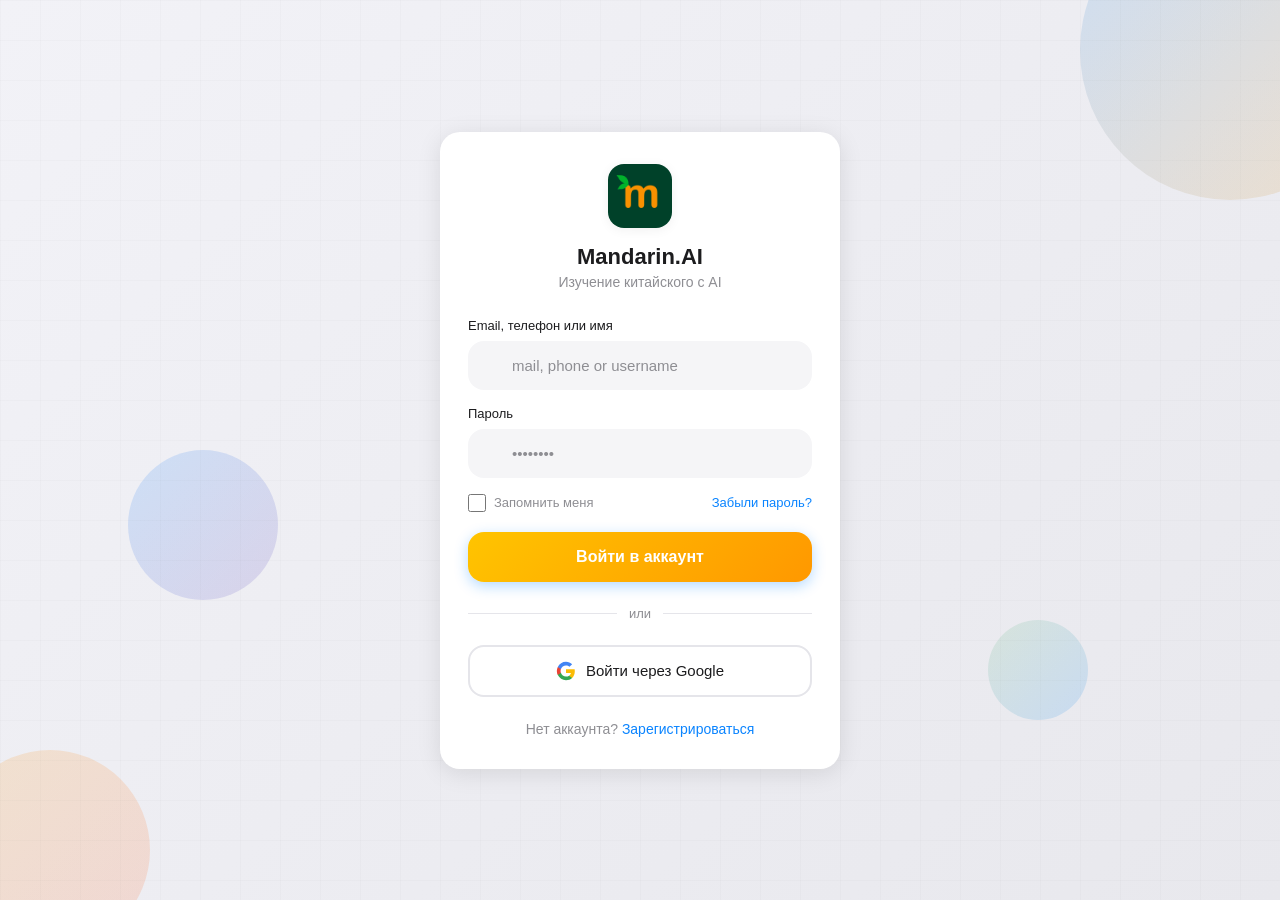
<file: docs/index.html>
<!DOCTYPE html>
<html lang="ru">
<head>

    <script src="js/redirect.js"></script>

    <meta charset="UTF-8">
    <meta name="viewport" content="width=device-width, initial-scale=1.0, maximum-scale=1.0, user-scalable=no, viewport-fit=cover", shrink-to-fit=no>
    <title>AI Chat Interface - Light Yellow Theme</title>
    <link rel="stylesheet" href="css/style_index.css">
</head>
<body>

    <header>
        <!-- Обновленная панель прогресса -->
        <div class="progress-bar-wrapper">
            <!-- HSK Level -->
            <div class="progress-item" onclick="window.location.href='test.html'">
                <div class="progress-icon">
                    <img width="22" height="22" src="assets/icons/icons8-флаг-2-32(1).png" alt=""/>
                </div>
                <span class="progress-text" id="hsk_level_item"></span>
            </div>

            <!-- XP Points -->
            <div class="progress-item">
                <div class="progress-icon">
                    <img width="22" height="22" src="assets/icons/icons8-apple-arcade-30(1).png" alt=""/>
                </div>
                <span class="progress-text" id="xp_level_item"></span>
            </div>

            <!-- Subscription -->
            <div class="progress-item pro-style" onclick="window.location.href='profile.html'">
                <div class="progress-icon">
                    <img width="22" height="22" src="assets/icons/icons8-font-awesome-32(1).png" alt=""/>
                </div>
                <span class="progress-text" id="sub_level_item"></span>
            </div>
        </div>
        <!-- Search Bar -->
        <div class="search-row">
            <div class="search-wrapper" id="searchWrapper">
                <svg class="search-icon" viewBox="0 0 24 24" fill="none" stroke="currentColor" stroke-width="2.5" stroke-linecap="round" stroke-linejoin="round">
                    <circle cx="11" cy="11" r="8"></circle>
                    <line x1="21" y1="21" x2="16.65" y2="16.65"></line>
                </svg>
                <input type="text" class="search-input" id="searchInput" placeholder="Поиск темы">
            </div>
            
            <div class="filter-wrapper" id="filterWrapper">
                <select class="filter-select" id="hskkSelect">
                    <option value="all">Все уровни</option>
                    <option value="1">HSKK 1</option>
                    <option value="2">HSKK 2</option>
                    <option value="3">HSKK 3</option>
                </select>
            </div>
        </div>

        <div class="tabs">
            <button class="tab-btn active" data-tab="custom">Мои темы</button>
            <button class="tab-btn" data-tab="all">Все темы</button>
        </div>
    </header>

    <main id="contentArea">
        <div id="freeChatSection">
            <div class="free-chat-card" id="freeChatCard">
                <svg width="20" height="20" viewBox="0 0 24 24" fill="none" stroke="currentColor" stroke-width="2" stroke-linecap="round" stroke-linejoin="round">
                    <path d="M21 15a2 2 0 0 1-2 2H7l-4 4V5a2 2 0 0 1 2-2h14a2 2 0 0 1 2 2z"></path>
                </svg>
                Свободное общение
            </div>
        </div>

        <div class="topic-list" id="topicList">
            <div class="loading">Загрузка тем...</div>
        </div>
        <div class="no-results" id="noResults">Ничего не найдено</div>
    </main>

    <!-- Bottom Navigation -->
    <nav class="bottom-nav">
        <a href="achievements.html" class="nav-item" id='achievementsBtn'>
            <svg class="nav-icon" viewBox="0 0 24 24" fill="currentColor">
                <path d="M12 2L15.09 8.26L22 9.27L17 14.14L18.18 21.02L12 17.77L5.82 21.02L7 14.14L2 9.27L8.91 8.26L12 2Z"/>
            </svg>
            <span>Достижения</span>
        </a>
        <a href="index.html" class="nav-item active" id='chatsBtn'>
            <svg class="nav-icon" viewBox="0 0 24 24" fill="none" stroke="currentColor" stroke-width="2" stroke-linecap="round" stroke-linejoin="round">
                <path d="M21 15a2 2 0 0 1-2 2H7l-4 4V5a2 2 0 0 1 2-2h14a2 2 0 0 1 2 2z"></path>
            </svg>
            <span>Чаты</span>
        </a>
        <a href="profile.html" class="nav-item" id='profileBtn'>
            <svg class="nav-icon" viewBox="0 0 24 24" fill="none" stroke="currentColor" stroke-width="2" stroke-linecap="round" stroke-linejoin="round">
                <path d="M20 21v-2a4 4 0 0 0-4-4H8a4 4 0 0 0-4 4v2"></path>
                <circle cx="12" cy="7" r="4"></circle>
            </svg>
            <span>Профиль</span>
        </a>
    </nav>

    <script src="./js/client.js"></script>

    <script>

        const API_HOST = window.API_HOST;
        const API_URL = `http://${API_HOST}:8002`;

        const SETTINGS_KEY = 'ai_chinese_settings';
        const DEFAULT_SETTINGS = { avatar: 'girl', theme: 'light', aiLanguage: 'ru' };

        // === СОСТОЯНИЕ СТРАНИЦЫ ===
        let topicsData = [];
        let currentTab = 'custom'; // 'custom' (мои темы) или 'all' (все темы)
        let currentSearch = '';
        let currentHskkFilter = 'all';

        // === DOM ЭЛЕМЕНТЫ ===
        const searchInput = document.getElementById('searchInput');
        const searchWrapper = document.getElementById('searchWrapper');
        const filterWrapper = document.getElementById('filterWrapper');
        const hskkSelect = document.getElementById('hskkSelect');
        const tabBtns = document.querySelectorAll('.tab-btn');
        const topicList = document.getElementById('topicList');
        const freeChatSection = document.getElementById('freeChatSection');
        const noResults = document.getElementById('noResults');

        // === ФУНКЦИИ НАСТРОЕК И ТЕМЫ ===
        function loadSettings() {
            try {
                const stored = localStorage.getItem(SETTINGS_KEY);
                return stored ? { ...DEFAULT_SETTINGS, ...JSON.parse(stored) } : { ...DEFAULT_SETTINGS };
            } catch (e) { return { ...DEFAULT_SETTINGS }; }
        }

        function applyTheme(theme) {
            if (theme === 'dark') document.body.setAttribute('data-theme', 'dark');
            else document.body.removeAttribute('data-theme');
        }

        // === ЛОГИКА ОТОБРАЖЕНИЯ ТЕМ ===
        function renderTopics() {
            topicList.innerHTML = '';
            
            // Фильтрация по поиску и уровню HSKK
            const filteredData = topicsData.filter(topic => {
                const matchesSearch = topic.title.toLowerCase().includes(currentSearch.toLowerCase()) || 
                                      topic.desc.toLowerCase().includes(currentSearch.toLowerCase());
                const matchesLevel = currentHskkFilter === 'all' || topic.level == currentHskkFilter;
                return matchesSearch && matchesLevel;
            });

            if (filteredData.length === 0) {
                noResults.style.display = 'block';
            } else {
                noResults.style.display = 'none';
                filteredData.forEach(topic => {
                    const card = document.createElement('div');
                    card.className = 'topic-card';
                    // Используем иконку из JSON если она есть, иначе дефолтную
                    const iconPath = topic.icon_path || "M12 2C6.48 2 2 6.48 2 12s4.48 10 10 10 10-4.48 10-10S17.52 2 12 2zm-2 15l-5-5 1.41-1.41L10 14.17l7.59-7.59L19 8l-9 9z";
                    
                    card.innerHTML = `
                        <div class="avatar-box">
                            <svg viewBox="0 0 24 24"><path d="${iconPath}"/></svg>
                        </div>
                        <div class="card-info">
                            <div class="topic-title">${topic.title}</div>
                            <div class="topic-desc">${topic.desc}</div>
                        </div>
                        <div class="hskk-badge">HSKK ${topic.level}</div>
                    `;
                    card.addEventListener('click', () => openChat(topic.title, topic.level, topic.icon_path));
                    topicList.appendChild(card);
                });
            }
        }

        function updateUI() {
            if (currentTab === 'all') {
                freeChatSection.classList.remove('hidden');
                searchWrapper.classList.add('shrunk');
                filterWrapper.classList.add('active');
            } else {
                searchWrapper.classList.remove('shrunk');
                filterWrapper.classList.remove('active');
                currentHskkFilter = 'all';
                hskkSelect.value = 'all';
            }
            renderTopics();
        }

        function openChat(topicTitle, hskkLevel, iconPath) {

            // Сохраняем данные темы для чата
            localStorage.setItem('currentTopicData', JSON.stringify({
                title: topicTitle,
                level: hskkLevel,
                icon: iconPath
            }));

            const params = new URLSearchParams({ topic: topicTitle, level: hskkLevel });
            window.location.href = `chat_test.html?${params.toString()}`;
        }

        // === ЗАГРУЗКА ДАННЫХ ===
        
        // 1. Загрузка "Моих тем" (персонализированных)
        async function loadMyTopics() {
            const userId = localStorage.getItem('currentUserId');
            if (!userId) window.location.href = 'login.html';

            try {
                // 1. Получаем профиль, чтобы узнать выбранные ID
                const profRes = await fetch(`${API_URL}/profile/${userId}`);
                if (!profRes.ok) throw new Error('Ошибка профиля');
                const profile = await profRes.json();
                
                let selectedIds = [];
                if (profile.selected_topics) {
                    try { 
                        selectedIds = JSON.parse(profile.selected_topics); 
                    } catch (e) {
                        console.error('Ошибка парсинга JSON тем', e);
                    }
                }

                // Если тем нет, предлагаем выбрать
                if (!selectedIds || selectedIds.length === 0) {
                     topicList.innerHTML = `
                        <div style="text-align:center; padding:40px; color:var(--text-sub)">
                            <p>Вы еще не выбрали темы.</p>
                            <a href="topics-choise.html" style="color:var(--accent-red); font-weight:600; margin-top:10px; display:inline-block;">Перейти к выбору тем →</a>
                        </div>`;
                     return;
                }

                // 2. ИСПРАВЛЕНИЕ: Загружаем ВСЕ темы с правильного эндпоинта /topics
                const topicsRes = await fetch(`${API_URL}/topics`); 
                if (!topicsRes.ok) throw new Error('Ошибка загрузки списка тем');
                const allTopics = await topicsRes.json();
                
                // 3. Фильтруем: оставляем только те, чьи ID есть в профиле пользователя
                topicsData = allTopics.filter(t => selectedIds.includes(t.id));
                
                console.log(`Загружено ${topicsData.length} тем для пользователя.`); // Для отладки
                renderTopics();

            } catch (error) {
                console.error('Ошибка загрузки моих тем:', error);
                topicList.innerHTML = `<div class="loading" style="color:red">Ошибка: ${error.message}</div>`;
            }
        }

        // 2. Загрузка "Всех тем" (публичный список)
        async function loadAllTopicsPublic() {
             try {
                const response = await fetch(`${API_URL}/topics`);
                topicsData = await response.json();
                renderTopics();
            } catch (error) {
                console.error(error);
            }
        }

        // 3. Загрузка данных пользователя для шапки (XP, Level)
        async function loadUserDataHeader() {
            const userId = localStorage.getItem('currentUserId');
            if (!userId) return;

            try {
                const res = await fetch(`${API_URL}/profile/${userId}`);
                const data = await res.json();
                
                if(document.getElementById('hsk_level_item')) 
                    document.getElementById('hsk_level_item').textContent = `HSKK ${data.level_hsk}`;
                if(document.getElementById('xp_level_item')) 
                    document.getElementById('xp_level_item').textContent = data.xp;
                
                // Обновление стиля подписки
                const subEl = document.getElementById('sub_level_item');
                if (subEl) {
                    const subType = data.subscription_type || 'start';
                    subEl.textContent = subType.toUpperCase();
                    const subCard = subEl.closest('.progress-item');
                    if (subType === 'premium' || subType === 'pro') {
                        subCard?.classList.add('pro-style');
                        subCard?.classList.remove('start-style');
                    } else {
                        subCard?.classList.remove('pro-style');
                        subCard?.classList.add('start-style');
                    }
                }
            } catch (e) { console.error(e); }
        }

        // === ИНИЦИАЛИЗАЦИЯ ===
        function init() {
            const settings = loadSettings();
            applyTheme(settings.theme);
            
            // Загружаем данные шапки
            loadUserDataHeader();

            // Обработчики табов
            tabBtns.forEach(btn => {
                btn.addEventListener('click', () => {
                    tabBtns.forEach(b => b.classList.remove('active'));
                    btn.classList.add('active');
                    currentTab = btn.dataset.tab;
                    
                    // Анимация прозрачности при переключении
                    topicList.style.opacity = '0.5';
                    setTimeout(() => { 
                        updateUI(); 
                        topicList.style.opacity = '1'; 
                    }, 150);

                    // Загрузка нужных данных
                    if (currentTab === 'custom') loadMyTopics();
                    else loadAllTopicsPublic();
                });
            });

            // Поиск
            if(searchInput) {
                searchInput.addEventListener('input', e => {
                    currentSearch = e.target.value;
                    renderTopics();
                });
            }

            // Фильтр HSKK
            if(hskkSelect) {
                hskkSelect.addEventListener('change', e => {
                    currentHskkFilter = e.target.value;
                    renderTopics();
                });
            }

            // Кнопка свободного общения
            const freeChatCard = document.getElementById('freeChatCard');
            if(freeChatCard) {
                freeChatCard.addEventListener('click', () => {
                    openChat('Свободное общение', 'Any');
                });
            }

            // Старт: загружаем "Мои темы" по умолчанию
            loadMyTopics();
        }

        // Вспомогательная функция для вкладки "Все темы" (без персонализации)
        async function loadAllTopicsPublic() {
             try {
                const response = await fetch(`http://${API_HOST}:8002/topics`);
                const data = await response.json();
                topicsData = data; // Показываем всё
                renderTopics();
                updateUI();
            } catch (error) {
                console.error(error);
            }
        }

        document.addEventListener('DOMContentLoaded', init);
    </script>
</body>
</html>
</file>
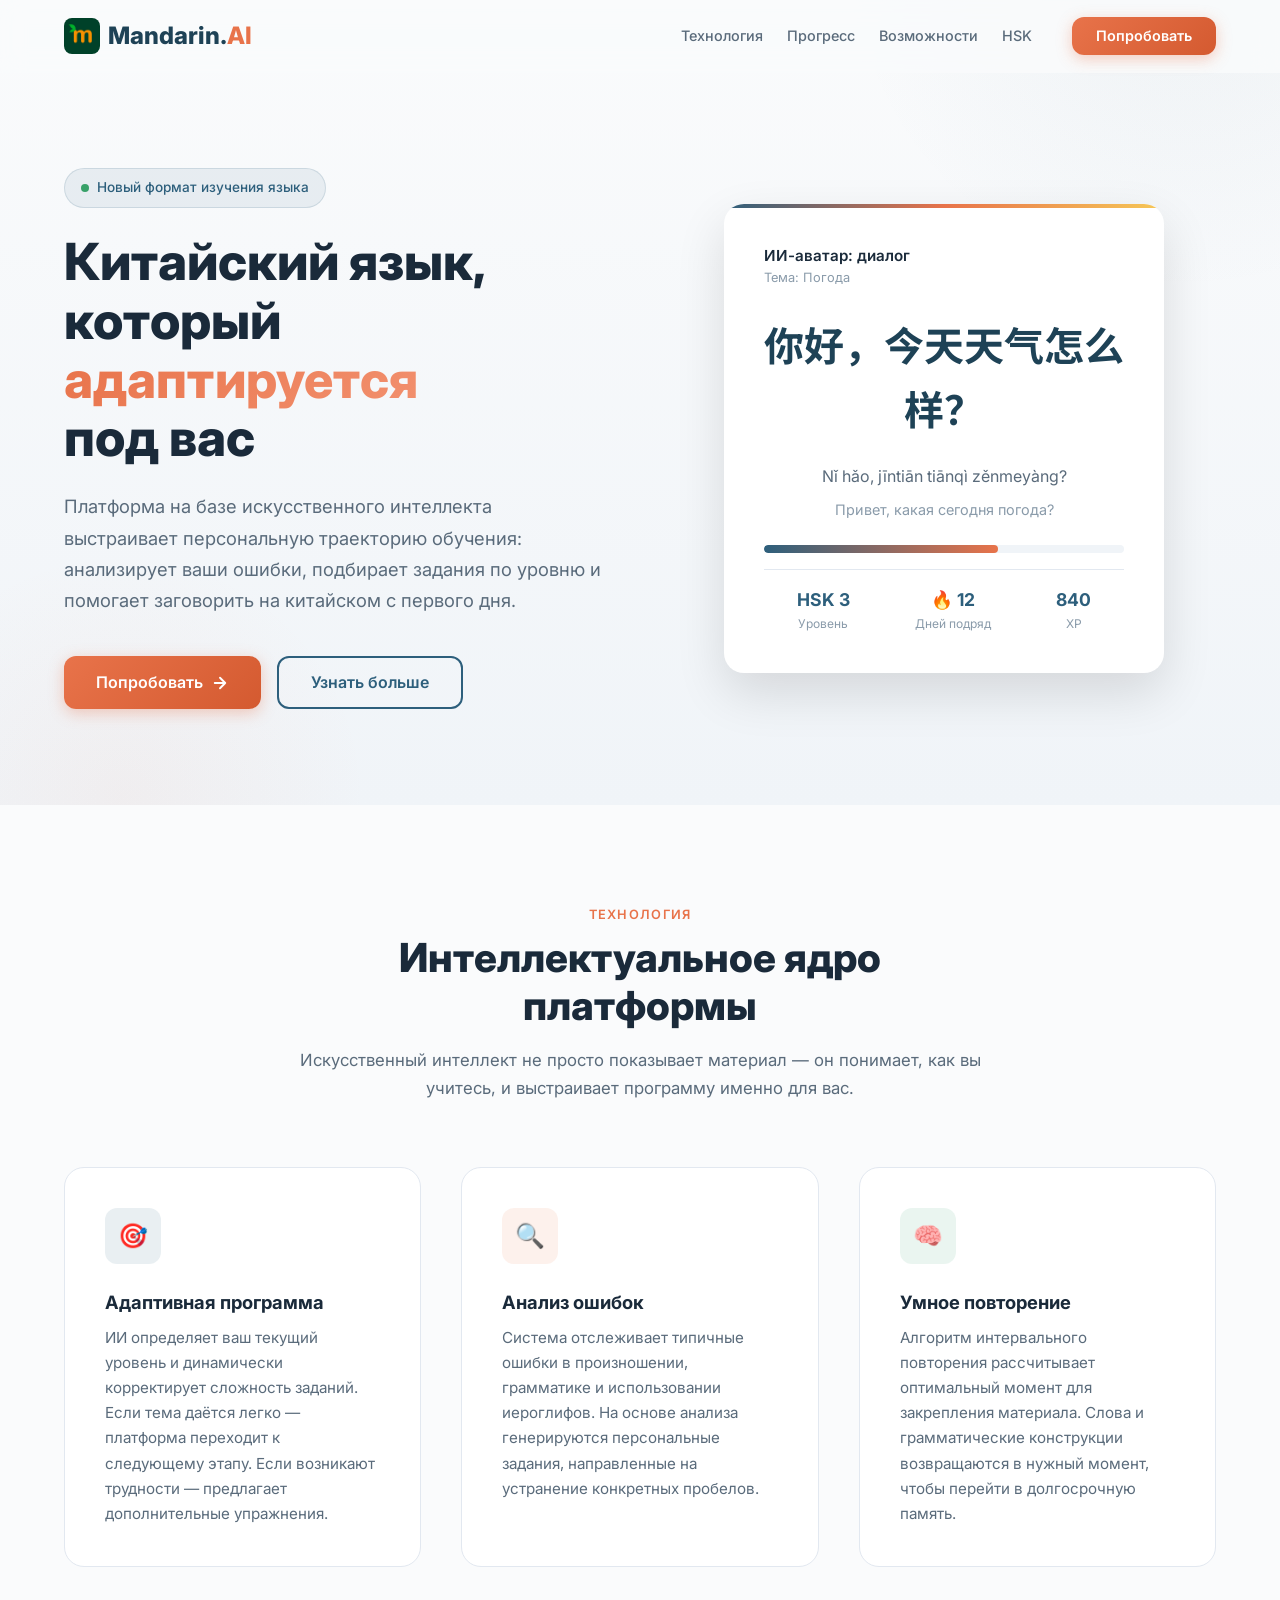
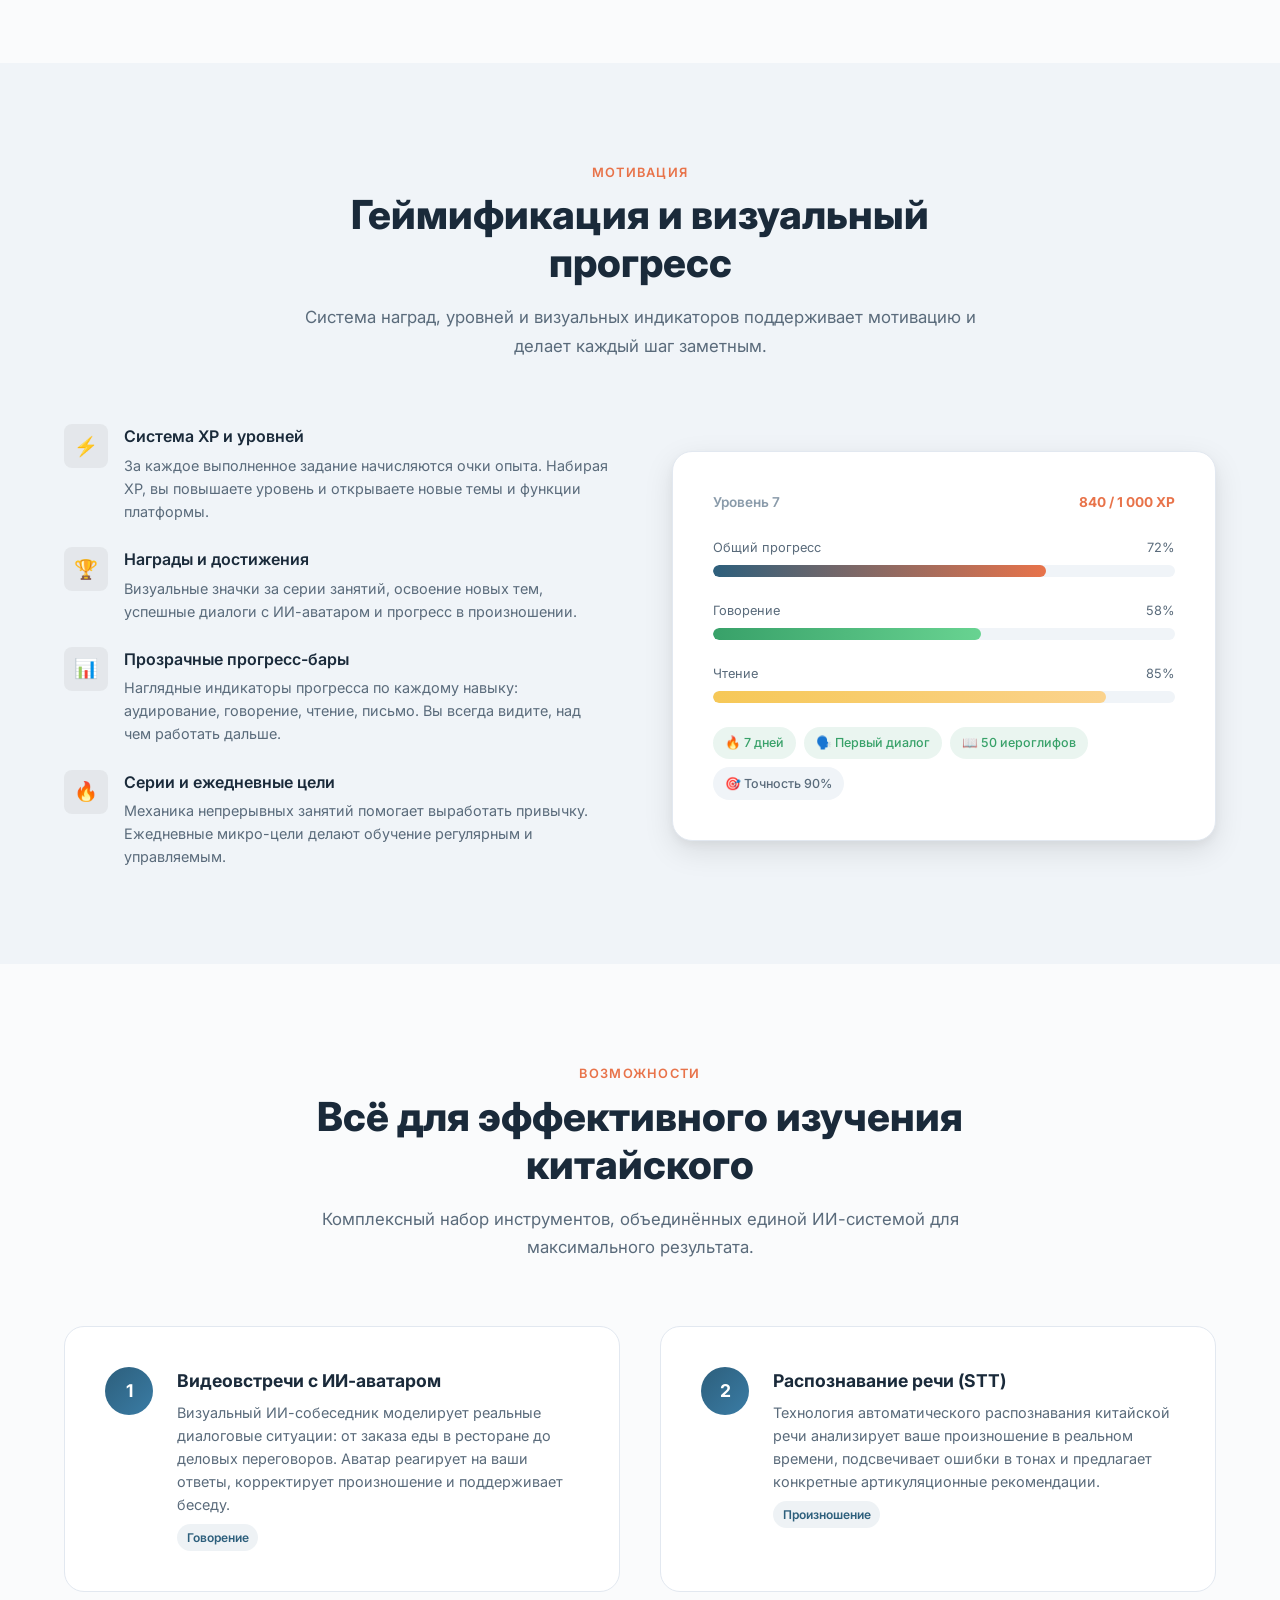
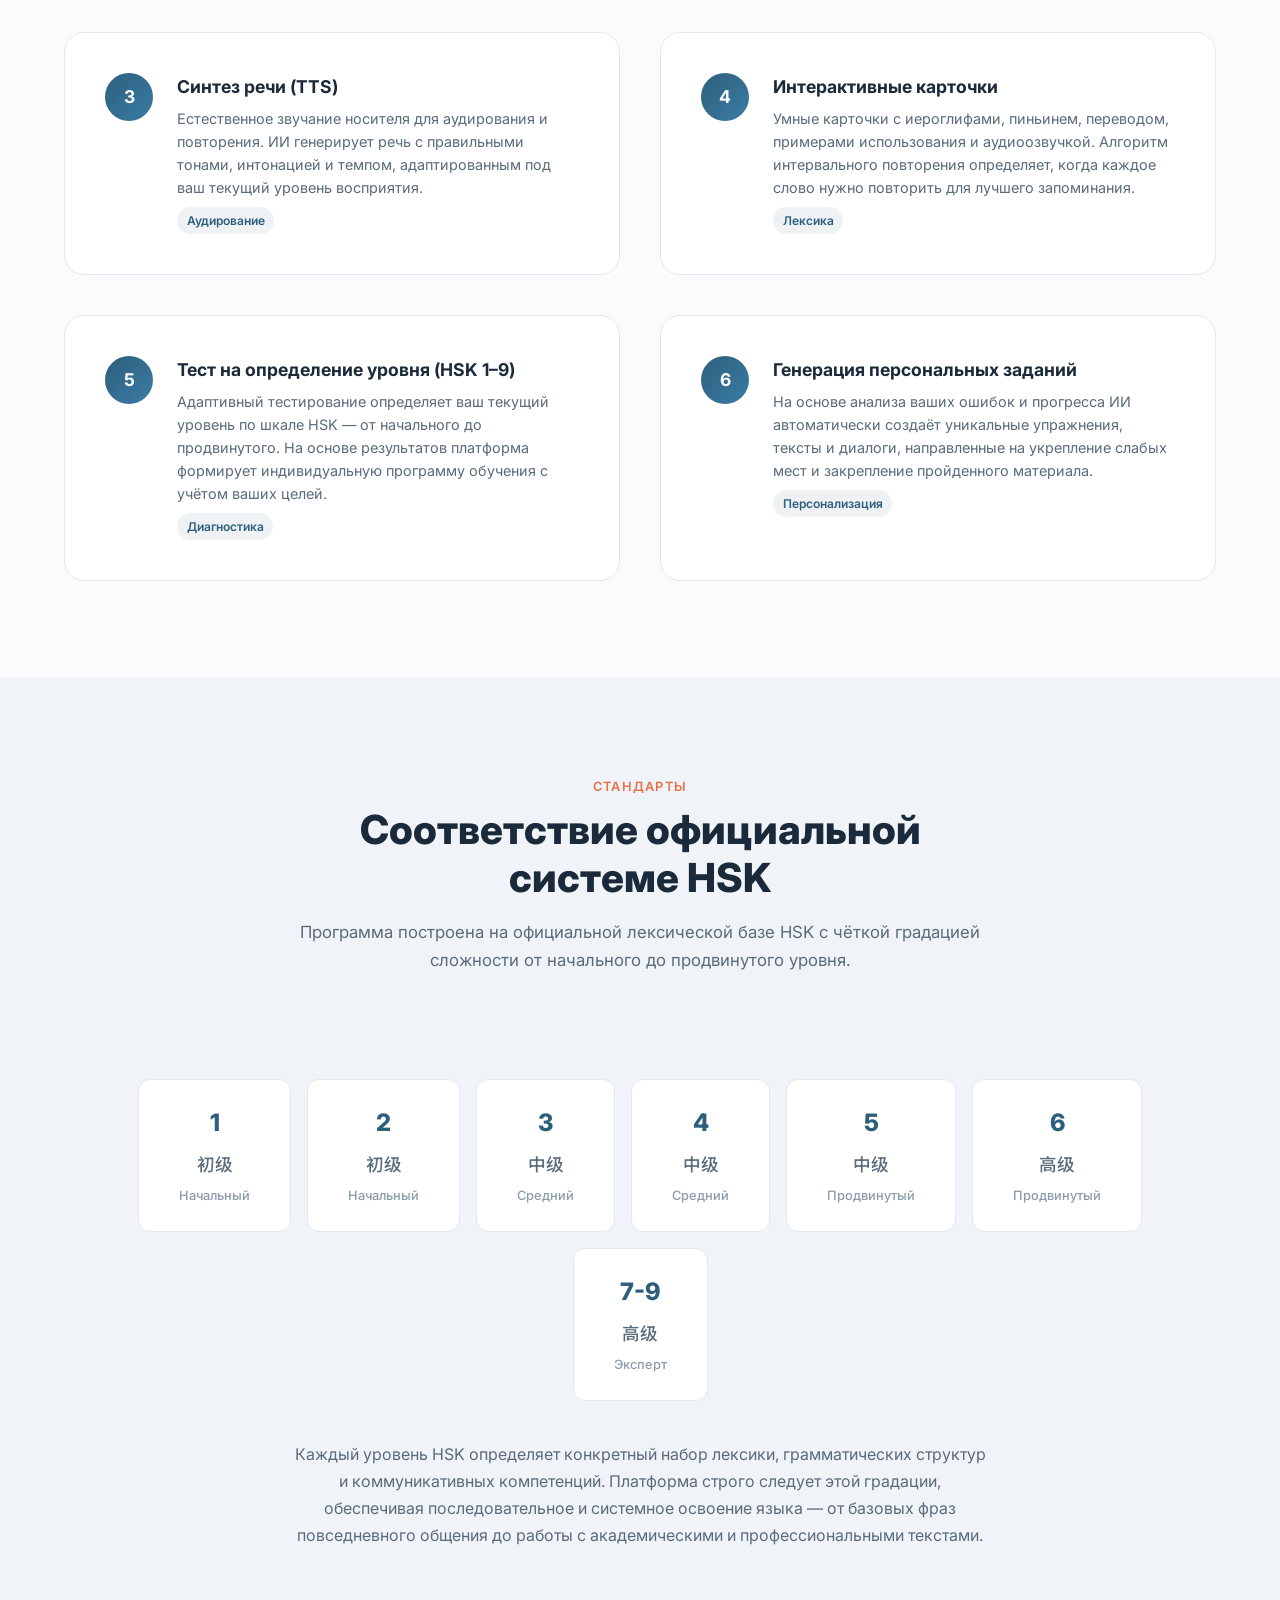
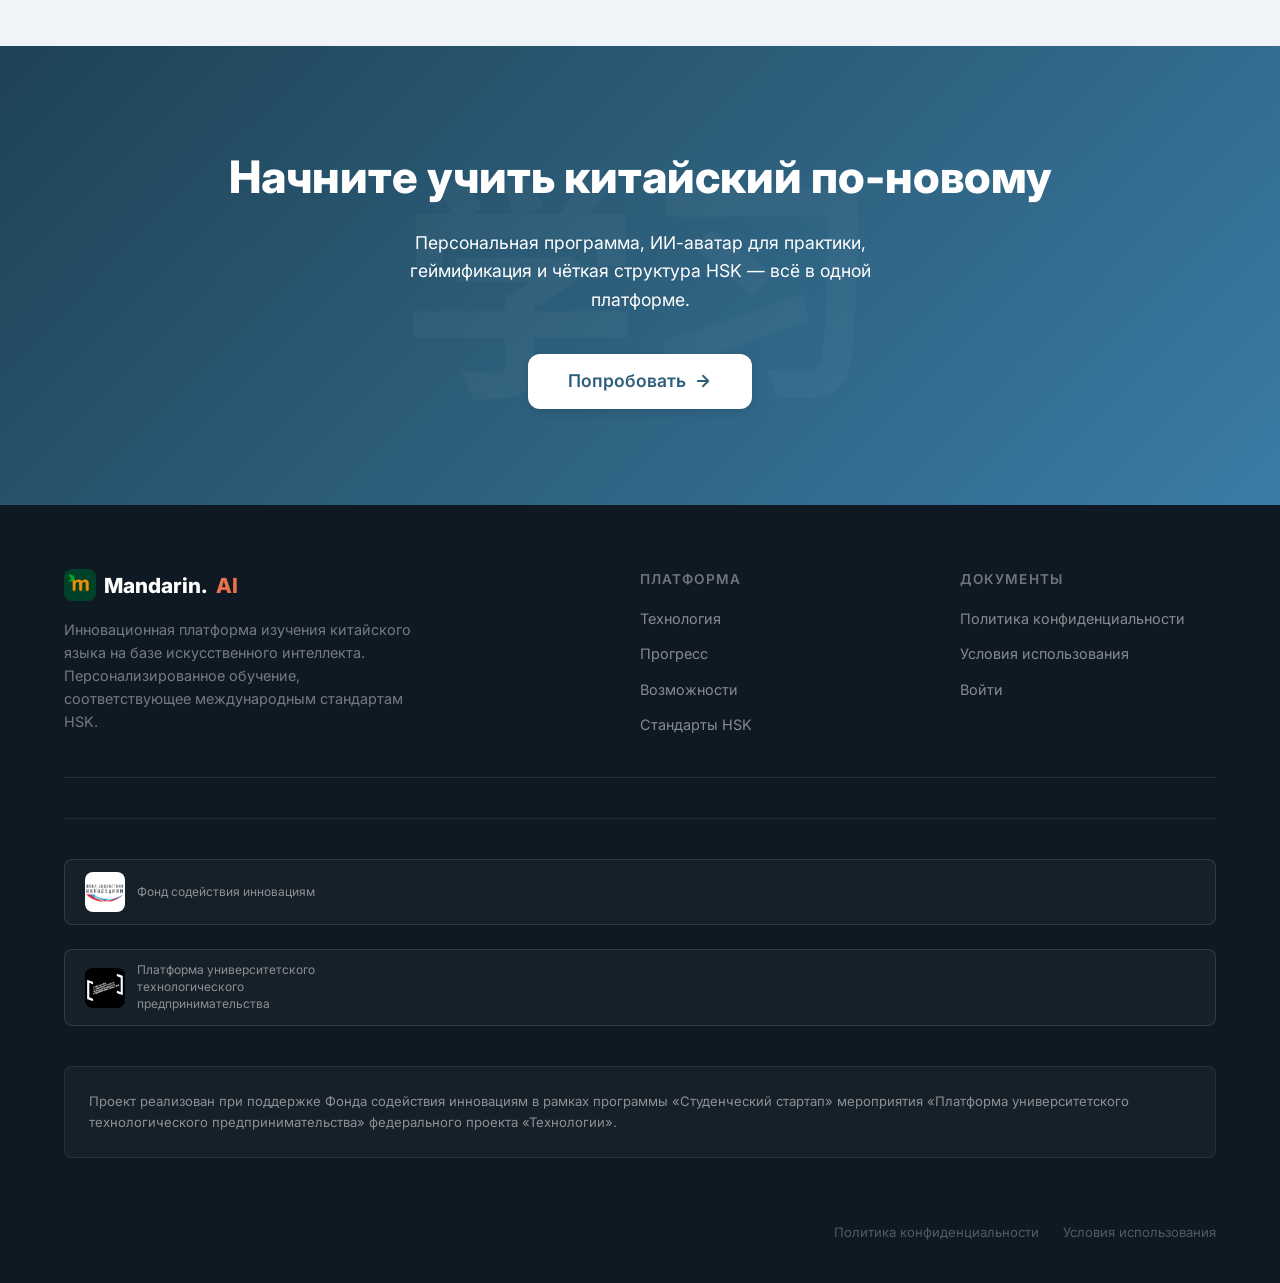
<file: docs/about.html>
<!DOCTYPE html>
<!-- saved from url=(0046)# -->
<html lang="ru"><head><meta http-equiv="Content-Type" content="text/html; charset=UTF-8">
    
    <meta name="viewport" content="width=device-width, initial-scale=1.0">
    <meta name="description" content="Инновационная платформа изучения китайского языка на базе ИИ. Персонализированное обучение, геймификация и соответствие стандартам HSK 1–9.">
    <title>Mandarin.AI — Изучение китайского с искусственным интеллектом</title>

    <!-- Google Fonts -->
    <link rel="preconnect" href="https://fonts.googleapis.com/">
    <link rel="preconnect" href="https://fonts.gstatic.com/" crossorigin="">
    <link href="https://fonts.googleapis.com/css2?family=Inter:wght@300;400;500;600;700;800&family=Noto+Sans+SC:wght@400;500;700&display=swap" rel="stylesheet">

    <style>
        /* ============================================
           CSS CUSTOM PROPERTIES (DESIGN TOKENS)
           ============================================ */
        :root {
            /* Цветовая палитра */
            --color-primary: #2D5F7C;
            --color-primary-light: #3A7CA5;
            --color-primary-dark: #1E4256;
            --color-accent: #E8734A;
            --color-accent-light: #F2906E;
            --color-accent-dark: #D45A30;
            --color-bg: #FAFBFC;
            --color-bg-alt: #F0F4F8;
            --color-bg-dark: #0F1923;
            --color-text: #1A2A3A;
            --color-text-secondary: #5A6B7B;
            --color-text-light: #8A9BAA;
            --color-white: #FFFFFF;
            --color-border: #E2E8F0;
            --color-success: #38A169;
            --color-gold: #F6C857;

            /* Типографика */
            --font-main: 'Inter', -apple-system, BlinkMacSystemFont, 'Segoe UI', sans-serif;
            --font-chinese: 'Noto Sans SC', sans-serif;

            /* Отступы */
            --space-xs: 0.5rem;
            --space-sm: 1rem;
            --space-md: 1.5rem;
            --space-lg: 2.5rem;
            --space-xl: 4rem;
            --space-xxl: 6rem;

            /* Радиусы */
            --radius-sm: 8px;
            --radius-md: 12px;
            --radius-lg: 20px;
            --radius-xl: 28px;

            /* Тени */
            --shadow-sm: 0 1px 3px rgba(0,0,0,0.06), 0 1px 2px rgba(0,0,0,0.04);
            --shadow-md: 0 4px 12px rgba(0,0,0,0.08), 0 2px 4px rgba(0,0,0,0.04);
            --shadow-lg: 0 10px 30px rgba(0,0,0,0.1), 0 4px 8px rgba(0,0,0,0.04);
            --shadow-xl: 0 20px 50px rgba(0,0,0,0.12);

            /* Переходы */
            --transition-fast: 150ms ease;
            --transition-base: 250ms ease;
            --transition-slow: 400ms ease;
        }

        /* ============================================
           RESET & BASE
           ============================================ */
        *, *::before, *::after {
            margin: 0;
            padding: 0;
            box-sizing: border-box;
        }

        html {
            scroll-behavior: smooth;
            font-size: 16px;
        }

        body {
            font-family: var(--font-main);
            color: var(--color-text);
            background-color: var(--color-bg);
            line-height: 1.6;
            -webkit-font-smoothing: antialiased;
            -moz-osx-font-smoothing: grayscale;
            overflow-x: hidden;
        }

        img, svg {
            display: block;
            max-width: 100%;
        }

        a {
            color: inherit;
            text-decoration: none;
        }

        ul, ol {
            list-style: none;
        }

        /* ============================================
           УТИЛИТЫ
           ============================================ */
        .container {
            width: 100%;
            max-width: 1200px;
            margin: 0 auto;
            padding: 0 var(--space-md);
        }

        .sr-only {
            position: absolute;
            width: 1px;
            height: 1px;
            padding: 0;
            margin: -1px;
            overflow: hidden;
            clip: rect(0, 0, 0, 0);
            white-space: nowrap;
            border: 0;
        }

        /* ============================================
           АНИМАЦИИ ПОЯВЛЕНИЯ (Intersection Observer)
           ============================================ */
        .reveal {
            opacity: 0;
            transform: translateY(30px);
            transition: opacity 0.7s ease, transform 0.7s ease;
        }

        .reveal.visible {
            opacity: 1;
            transform: translateY(0);
        }

        .reveal-delay-1 { transition-delay: 0.1s; }
        .reveal-delay-2 { transition-delay: 0.2s; }
        .reveal-delay-3 { transition-delay: 0.3s; }
        .reveal-delay-4 { transition-delay: 0.4s; }

        /* ============================================
           КНОПКИ
           ============================================ */
        .btn {
            display: inline-flex;
            align-items: center;
            justify-content: center;
            gap: 0.5rem;
            padding: 0.875rem 2rem;
            font-family: var(--font-main);
            font-size: 1rem;
            font-weight: 600;
            border: none;
            border-radius: var(--radius-md);
            cursor: pointer;
            transition: all var(--transition-base);
            text-align: center;
            line-height: 1.3;
        }

        .btn-primary {
            background: linear-gradient(135deg, var(--color-accent), var(--color-accent-dark));
            color: var(--color-white);
            box-shadow: 0 4px 15px rgba(232, 115, 74, 0.35);
        }

        .btn-primary:hover {
            transform: translateY(-2px);
            box-shadow: 0 8px 25px rgba(232, 115, 74, 0.45);
        }

        .btn-primary:active {
            transform: translateY(0);
        }

        .btn-outline {
            background: transparent;
            color: var(--color-primary);
            border: 2px solid var(--color-primary);
        }

        .btn-outline:hover {
            background: var(--color-primary);
            color: var(--color-white);
            transform: translateY(-2px);
        }

        .btn-white {
            background: var(--color-white);
            color: var(--color-primary);
            box-shadow: var(--shadow-md);
        }

        .btn-white:hover {
            transform: translateY(-2px);
            box-shadow: var(--shadow-lg);
        }

        /* ============================================
           НАВИГАЦИЯ
           ============================================ */
        .header {
            position: fixed;
            top: 0;
            left: 0;
            right: 0;
            z-index: 1000;
            background: rgba(250, 251, 252, 0.85);
            backdrop-filter: blur(12px);
            -webkit-backdrop-filter: blur(12px);
            border-bottom: 1px solid transparent;
            transition: border-color var(--transition-base), background var(--transition-base);
        }

        .header.scrolled {
            border-bottom-color: var(--color-border);
            background: rgba(250, 251, 252, 0.95);
        }

        .header__inner {
            display: flex;
            align-items: center;
            justify-content: space-between;
            height: 72px;
        }

        .logo {
            display: flex;
            align-items: center;
            gap: 0.5rem;
            font-size: 1.5rem;
            font-weight: 800;
            color: var(--color-primary-dark);
        }

        .logo__icon {
            width: 36px;
            height: 36px;
            background: linear-gradient(135deg, var(--color-primary), var(--color-primary-light));
            border-radius: var(--radius-sm);
            display: flex;
            align-items: center;
            justify-content: center;
            color: var(--color-white);
            font-size: 1.1rem;
            font-weight: 700;
            background-image: url('../addons/logo_%231.png');
            background-size: cover;
        }

        .logo__chinese {
            font-family: var(--font-chinese);
            font-size: 0.85rem;
            color: var(--color-text-secondary);
            font-weight: 400;
        }

        .nav {
            display: flex;
            align-items: center;
            gap: var(--space-lg);
        }

        .nav__links {
            display: flex;
            gap: var(--space-md);
        }

        .nav__link {
            font-size: 0.9rem;
            font-weight: 500;
            color: var(--color-text-secondary);
            transition: color var(--transition-fast);
            position: relative;
        }

        .nav__link::after {
            content: '';
            position: absolute;
            bottom: -4px;
            left: 0;
            width: 0;
            height: 2px;
            background: var(--color-accent);
            transition: width var(--transition-base);
        }

        .nav__link:hover {
            color: var(--color-primary);
        }

        .nav__link:hover::after {
            width: 100%;
        }

        /* Мобильное меню */
        .nav__burger {
            display: none;
            flex-direction: column;
            gap: 5px;
            background: none;
            border: none;
            cursor: pointer;
            padding: 8px;
        }

        .nav__burger span {
            display: block;
            width: 24px;
            height: 2px;
            background: var(--color-text);
            border-radius: 2px;
            transition: all var(--transition-base);
        }

        .nav__burger.active span:nth-child(1) {
            transform: rotate(45deg) translate(5px, 5px);
        }

        .nav__burger.active span:nth-child(2) {
            opacity: 0;
        }

        .nav__burger.active span:nth-child(3) {
            transform: rotate(-45deg) translate(5px, -5px);
        }

        .nav__mobile {
            display: none;
            position: fixed;
            top: 72px;
            left: 0;
            right: 0;
            bottom: 0;
            background: var(--color-bg);
            padding: var(--space-lg);
            flex-direction: column;
            gap: var(--space-md);
            z-index: 999;
        }

        .nav__mobile.open {
            display: flex;
        }

        .nav__mobile .nav__link {
            font-size: 1.1rem;
            padding: 0.75rem 0;
            border-bottom: 1px solid var(--color-border);
        }

        /* ============================================
           HERO-БЛОК
           ============================================ */
        .hero {
            padding: calc(72px + var(--space-xxl)) 0 var(--space-xxl);
            background: linear-gradient(180deg, var(--color-bg) 0%, var(--color-bg-alt) 100%);
            position: relative;
            overflow: hidden;
        }

        .hero::before {
            content: '';
            position: absolute;
            top: -50%;
            right: -20%;
            width: 700px;
            height: 700px;
            background: radial-gradient(circle, rgba(45, 95, 124, 0.06) 0%, transparent 70%);
            border-radius: 50%;
            pointer-events: none;
        }

        .hero::after {
            content: '';
            position: absolute;
            bottom: -30%;
            left: -10%;
            width: 500px;
            height: 500px;
            background: radial-gradient(circle, rgba(232, 115, 74, 0.05) 0%, transparent 70%);
            border-radius: 50%;
            pointer-events: none;
        }

        .hero__inner {
            display: grid;
            grid-template-columns: 1fr 1fr;
            gap: var(--space-xl);
            align-items: center;
            position: relative;
            z-index: 1;
        }

        .hero__content {
            max-width: 560px;
        }

        .hero__badge {
            display: inline-flex;
            align-items: center;
            gap: 0.5rem;
            padding: 0.5rem 1rem;
            background: rgba(45, 95, 124, 0.08);
            border: 1px solid rgba(45, 95, 124, 0.15);
            border-radius: 50px;
            font-size: 0.85rem;
            font-weight: 500;
            color: var(--color-primary);
            margin-bottom: var(--space-md);
        }

        .hero__badge-dot {
            width: 8px;
            height: 8px;
            background: var(--color-success);
            border-radius: 50%;
            animation: pulse-dot 2s ease-in-out infinite;
        }

        @keyframes pulse-dot {
            0%, 100% { opacity: 1; transform: scale(1); }
            50% { opacity: 0.5; transform: scale(1.3); }
        }

        .hero__title {
            font-size: clamp(2.2rem, 5vw, 3.2rem);
            font-weight: 800;
            line-height: 1.15;
            color: var(--color-text);
            margin-bottom: var(--space-md);
        }

        .hero__title span {
            background: linear-gradient(135deg, var(--color-accent), var(--color-accent-light));
            -webkit-background-clip: text;
            -webkit-text-fill-color: transparent;
            background-clip: text;
        }

        .hero__subtitle {
            font-size: 1.15rem;
            color: var(--color-text-secondary);
            line-height: 1.7;
            margin-bottom: var(--space-lg);
        }

        .hero__actions {
            display: flex;
            gap: var(--space-sm);
            flex-wrap: wrap;
        }

        .hero__visual {
            display: flex;
            justify-content: center;
            align-items: center;
        }

        /* Декоративная карточка-превью */
        .hero__card {
            width: 100%;
            max-width: 440px;
            background: var(--color-white);
            border-radius: var(--radius-lg);
            box-shadow: var(--shadow-xl);
            padding: var(--space-lg);
            position: relative;
            overflow: hidden;
        }

        .hero__card::before {
            content: '';
            position: absolute;
            top: 0;
            left: 0;
            right: 0;
            height: 4px;
            background: linear-gradient(90deg, var(--color-primary), var(--color-accent), var(--color-gold));
        }

        .hero__card-header {
            align-items: center;
            gap: var(--space-sm);
            margin-bottom: var(--space-md);
        }

        .hero__card-avatar {
            width: 44px;
            height: 44px;
            background: linear-gradient(135deg, var(--color-primary), var(--color-primary-light));
            border-radius: 50%;
            display: flex;
            align-items: center;
            justify-content: center;
            color: var(--color-white);
            font-size: 1.2rem;
        }

        .hero__card-info h4 {
            font-size: 0.95rem;
            font-weight: 600;
        }

        .hero__card-info p {
            font-size: 0.8rem;
            color: var(--color-text-light);
        }

        .hero__card-chinese {
            font-family: var(--font-chinese);
            font-size: 2.5rem;
            font-weight: 700;
            color: var(--color-primary-dark);
            text-align: center;
            margin: var(--space-md) 0;
        }

        .hero__card-pinyin {
            font-size: 1rem;
            color: var(--color-text-secondary);
            text-align: center;
            margin-bottom: var(--space-xs);
        }

        .hero__card-translation {
            font-size: 0.9rem;
            color: var(--color-text-light);
            text-align: center;
            margin-bottom: var(--space-md);
        }

        .hero__card-progress {
            background: var(--color-bg-alt);
            border-radius: 50px;
            height: 8px;
            overflow: hidden;
        }

        .hero__card-progress-bar {
            height: 100%;
            width: 65%;
            background: linear-gradient(90deg, var(--color-primary), var(--color-accent));
            border-radius: 50px;
            animation: progress-grow 2s ease-out forwards;
        }

        @keyframes progress-grow {
            from { width: 0; }
            to { width: 65%; }
        }

        .hero__card-stats {
            display: flex;
            justify-content: space-around;
            margin-top: var(--space-sm);
            padding-top: var(--space-sm);
            border-top: 1px solid var(--color-border);
        }

        .hero__card-stat {
            text-align: center;
        }

        .hero__card-stat-value {
            font-size: 1.1rem;
            font-weight: 700;
            color: var(--color-primary);
        }

        .hero__card-stat-label {
            font-size: 0.75rem;
            color: var(--color-text-light);
        }

        /* ============================================
           СЕКЦИЯ: ИННОВАЦИОННОЕ ЯДРО
           ============================================ */
        .section {
            padding: var(--space-xxl) 0;
        }

        .section--alt {
            background: var(--color-bg-alt);
        }

        .section--dark {
            background: var(--color-bg-dark);
            color: var(--color-white);
        }

        .section__header {
            text-align: center;
            max-width: 700px;
            margin: 0 auto var(--space-xl);
        }

        .section__label {
            display: inline-block;
            font-size: 0.8rem;
            font-weight: 600;
            text-transform: uppercase;
            letter-spacing: 0.1em;
            color: var(--color-accent);
            margin-bottom: var(--space-xs);
        }

        .section--dark .section__label {
            color: var(--color-accent-light);
        }

        .section__title {
            font-size: clamp(1.8rem, 3.5vw, 2.5rem);
            font-weight: 800;
            line-height: 1.2;
            margin-bottom: var(--space-sm);
        }

        .section__desc {
            font-size: 1.05rem;
            color: var(--color-text-secondary);
            line-height: 1.7;
        }

        .section--dark .section__desc {
            color: rgba(255,255,255,0.65);
        }

        /* Сетка карточек */
        .features-grid {
            display: grid;
            grid-template-columns: repeat(3, 1fr);
            gap: var(--space-lg);
        }

        .feature-card {
            background: var(--color-white);
            border-radius: var(--radius-lg);
            padding: var(--space-lg);
            transition: transform var(--transition-base), box-shadow var(--transition-base);
            border: 1px solid var(--color-border);
        }

        .feature-card:hover {
            transform: translateY(-4px);
            box-shadow: var(--shadow-lg);
        }

        .section--dark .feature-card {
            background: rgba(255,255,255,0.05);
            border-color: rgba(255,255,255,0.1);
        }

        .section--dark .feature-card:hover {
            background: rgba(255,255,255,0.08);
            box-shadow: 0 8px 30px rgba(0,0,0,0.3);
        }

        .feature-card__icon {
            width: 56px;
            height: 56px;
            border-radius: var(--radius-md);
            display: flex;
            align-items: center;
            justify-content: center;
            font-size: 1.5rem;
            margin-bottom: var(--space-md);
        }

        .feature-card__icon--blue {
            background: rgba(45, 95, 124, 0.1);
            color: var(--color-primary);
        }

        .feature-card__icon--orange {
            background: rgba(232, 115, 74, 0.1);
            color: var(--color-accent);
        }

        .feature-card__icon--green {
            background: rgba(56, 161, 105, 0.1);
            color: var(--color-success);
        }

        .feature-card__icon--gold {
            background: rgba(246, 200, 87, 0.15);
            color: var(--color-gold);
        }

        .feature-card__title {
            font-size: 1.15rem;
            font-weight: 700;
            margin-bottom: var(--space-xs);
        }

        .feature-card__text {
            font-size: 0.95rem;
            color: var(--color-text-secondary);
            line-height: 1.65;
        }

        .section--dark .feature-card__text {
            color: rgba(255,255,255,0.6);
        }

        /* ============================================
           СЕКЦИЯ: ГЕЙМИФИКАЦИЯ
           ============================================ */
        .gamification__layout {
            display: grid;
            grid-template-columns: 1fr 1fr;
            gap: var(--space-xl);
            align-items: center;
        }

        .gamification__visual {
            order: 2;
        }

        .gamification__content {
            order: 1;
        }

        .gamification__list {
            display: flex;
            flex-direction: column;
            gap: var(--space-md);
        }

        .gamification__item {
            display: flex;
            gap: var(--space-sm);
            align-items: flex-start;
        }

        .gamification__item-icon {
            flex-shrink: 0;
            width: 44px;
            height: 44px;
            border-radius: var(--radius-sm);
            background: rgb(115 115 115 / 10%);
            display: flex;
            align-items: center;
            justify-content: center;
            font-size: 1.2rem;
        }

        .gamification__item h4 {
            font-size: 1rem;
            font-weight: 600;
            margin-bottom: 0.25rem;
        }

        .gamification__item p {
            font-size: 0.9rem;
            color: var(--color-text-secondary);
            line-height: 1.6;
        }

        /* Визуальная карточка прогресса */
        .progress-demo {
            background: var(--color-white);
            border-radius: var(--radius-lg);
            box-shadow: var(--shadow-lg);
            padding: var(--space-lg);
            border: 1px solid var(--color-border);
        }

        .progress-demo__header {
            display: flex;
            justify-content: space-between;
            align-items: center;
            margin-bottom: var(--space-md);
        }

        .progress-demo__level {
            font-size: 0.85rem;
            font-weight: 600;
            color: var(--color-text-light);
        }

        .progress-demo__xp {
            font-size: 0.85rem;
            font-weight: 700;
            color: var(--color-accent);
        }

        .progress-demo__bar-container {
            margin-bottom: var(--space-md);
        }

        .progress-demo__bar-label {
            display: flex;
            justify-content: space-between;
            font-size: 0.8rem;
            margin-bottom: 0.4rem;
            color: var(--color-text-secondary);
        }

        .progress-demo__bar {
            height: 12px;
            background: var(--color-bg-alt);
            border-radius: 50px;
            overflow: hidden;
        }

        .progress-demo__bar-fill {
            height: 100%;
            border-radius: 50px;
            transition: width 1.5s ease;
        }

        .progress-demo__bar-fill--main {
            width: 0;
            background: linear-gradient(90deg, var(--color-primary), var(--color-accent));
        }

        .progress-demo__bar-fill--speaking {
            width: 0;
            background: linear-gradient(90deg, var(--color-success), #68D391);
        }

        .progress-demo__bar-fill--reading {
            width: 0;
            background: linear-gradient(90deg, var(--color-gold), #FBD38D);
        }

        .progress-demo__badges {
            display: flex;
            gap: var(--space-xs);
            flex-wrap: wrap;
            margin-top: var(--space-md);
        }

        .progress-demo__badge {
            display: inline-flex;
            align-items: center;
            gap: 0.3rem;
            padding: 0.4rem 0.75rem;
            background: var(--color-bg-alt);
            border-radius: 50px;
            font-size: 0.78rem;
            font-weight: 500;
            color: var(--color-text-secondary);
        }

        .progress-demo__badge--earned {
            background: rgba(56, 161, 105, 0.1);
            color: var(--color-success);
        }

        /* ============================================
           СЕКЦИЯ: ФУНКЦИОНАЛ
           ============================================ */
        .func-grid {
            display: grid;
            grid-template-columns: repeat(2, 1fr);
            gap: var(--space-lg);
        }

        .func-card {
            display: flex;
            gap: var(--space-md);
            padding: var(--space-lg);
            background: var(--color-white);
            border-radius: var(--radius-lg);
            border: 1px solid var(--color-border);
            transition: transform var(--transition-base), box-shadow var(--transition-base);
        }

        .func-card:hover {
            transform: translateY(-3px);
            box-shadow: var(--shadow-md);
        }

        .func-card__number {
            flex-shrink: 0;
            width: 48px;
            height: 48px;
            border-radius: 50%;
            background: linear-gradient(135deg, var(--color-primary), var(--color-primary-light));
            color: var(--color-white);
            display: flex;
            align-items: center;
            justify-content: center;
            font-size: 1.1rem;
            font-weight: 700;
        }

        .func-card__title {
            font-size: 1.1rem;
            font-weight: 700;
            margin-bottom: 0.35rem;
        }

        .func-card__text {
            font-size: 0.9rem;
            color: var(--color-text-secondary);
            line-height: 1.6;
        }

        .func-card__tag {
            display: inline-block;
            margin-top: 0.5rem;
            padding: 0.25rem 0.6rem;
            background: rgba(45, 95, 124, 0.08);
            border-radius: 50px;
            font-size: 0.75rem;
            font-weight: 600;
            color: var(--color-primary);
        }

        /* ============================================
           СЕКЦИЯ: HSK СТАНДАРТЫ
           ============================================ */
        .hsk__layout {
            display: flex;
            flex-direction: column;
            align-items: center;
        }

        .hsk__levels {
            display: flex;
            gap: var(--space-sm);
            flex-wrap: wrap;
            justify-content: center;
            margin-top: var(--space-lg);
        }

        .hsk__level {
            display: flex;
            flex-direction: column;
            align-items: center;
            gap: 0.5rem;
            padding: var(--space-md) var(--space-lg);
            background: var(--color-white);
            border-radius: var(--radius-md);
            border: 1px solid var(--color-border);
            transition: all var(--transition-base);
            min-width: 100px;
        }

        .hsk__level:hover {
            transform: translateY(-3px);
            box-shadow: var(--shadow-md);
            border-color: var(--color-primary);
        }

        .hsk__level-number {
            font-size: 1.5rem;
            font-weight: 800;
            color: var(--color-primary);
        }

        .hsk__level-label {
            font-size: 0.8rem;
            color: var(--color-text-light);
            font-weight: 500;
        }

        .hsk__level-chinese {
            font-family: var(--font-chinese);
            font-size: 1.1rem;
            font-weight: 500;
            color: var(--color-text-secondary);
        }

        .hsk__desc {
            max-width: 700px;
            text-align: center;
            margin-top: var(--space-lg);
        }

        .hsk__desc p {
            font-size: 1rem;
            color: var(--color-text-secondary);
            line-height: 1.7;
        }

        /* ============================================
           CTA-СЕКЦИЯ
           ============================================ */
        .cta-section {
            padding: var(--space-xxl) 0;
            background: linear-gradient(135deg, var(--color-primary-dark) 0%, var(--color-primary) 50%, var(--color-primary-light) 100%);
            color: var(--color-white);
            text-align: center;
            position: relative;
            overflow: hidden;
        }

        .cta-section::before {
            content: '学习';
            position: absolute;
            font-family: var(--font-chinese);
            font-size: 15rem;
            font-weight: 700;
            color: rgba(255,255,255,0.03);
            top: 50%;
            left: 50%;
            transform: translate(-50%, -50%);
            pointer-events: none;
        }

        .cta-section__title {
            font-size: clamp(1.8rem, 4vw, 2.8rem);
            font-weight: 800;
            margin-bottom: var(--space-sm);
            position: relative;
            z-index: 1;
        }

        .cta-section__desc {
            font-size: 1.1rem;
            opacity: 0.8;
            margin-bottom: var(--space-lg);
            max-width: 550px;
            margin-left: auto;
            margin-right: auto;
            position: relative;
            z-index: 1;
        }

        .cta-section .btn {
            position: relative;
            z-index: 1;
        }

        /* ============================================
           ФУТЕР
           ============================================ */
        .footer {
            background: var(--color-bg-dark);
            color: rgba(255,255,255,0.7);
            padding: var(--space-xl) 0 var(--space-lg);
        }

        .footer__top {
            display: grid;
            grid-template-columns: 2fr 1fr 1fr;
            gap: var(--space-xl);
            padding-bottom: var(--space-lg);
            border-bottom: 1px solid rgba(255,255,255,0.1);
        }

        .footer__brand {
            max-width: 350px;
        }

        .footer__logo {
            display: flex;
            align-items: center;
            gap: 0.5rem;
            font-size: 1.3rem;
            font-weight: 800;
            color: var(--color-white);
            margin-bottom: var(--space-sm);
        }

        .footer__logo .logo__icon {
            background-image: url('../addons/logo_%231.png');
            background-size: cover;
            width: 32px;
            height: 32px;
            font-size: 0.95rem;
        }

        .footer__brand p {
            font-size: 0.9rem;
            line-height: 1.6;
            opacity: 0.6;
        }

        .footer__nav h4 {
            font-size: 0.85rem;
            font-weight: 600;
            text-transform: uppercase;
            letter-spacing: 0.08em;
            color: rgba(255,255,255,0.4);
            margin-bottom: var(--space-sm);
        }

        .footer__nav ul {
            display: flex;
            flex-direction: column;
            gap: 0.6rem;
        }

        .footer__nav a {
            font-size: 0.9rem;
            opacity: 0.7;
            transition: opacity var(--transition-fast);
        }

        .footer__nav a:hover {
            opacity: 1;
        }

        /* Логотипы фондов */
        .footer__sponsors {
            display: flex;
            align-items: center;
            gap: var(--space-md);
            margin-top: var(--space-lg);
            padding-top: var(--space-lg);
            border-top: 1px solid rgba(255,255,255,0.08);
            flex-wrap: wrap;
        }

        .sponsor-placeholder {
            display: flex;
            align-items: center;
            gap: 0.75rem;
            padding: 0.75rem 1.25rem;
            border: 1px solid rgba(255,255,255,0.12);
            border-radius: var(--radius-sm);
            background: rgba(255,255,255,0.03);
            transition: background var(--transition-base);
            width: 100%;
        }

        .sponsor-placeholder:hover {
            background: rgba(255,255,255,0.06);
        }

        .sponsor-placeholder__icon {
            width: 40px;
            height: 40px;
            background: rgba(255,255,255,0.08);
            border-radius: var(--radius-sm);
            display: flex;
            align-items: center;
            justify-content: center;
            font-size: 1.1rem;
            flex-shrink: 0;
        }

        #fsi {
            background-image: url("../addons/fsi-logo.png");
            background-size: cover;
        }

        #putp {
            background-image: url("../addons/putp-logo.png");
            /* background-size: contain; */
        }

        .sponsor-placeholder__text {
            font-size: 0.75rem;
            line-height: 1.4;
            color: rgba(255,255,255,0.5);
            max-width: 180px;
        }

        /* Обязательный текст регламента */
        .footer__compliance {
            margin-top: var(--space-lg);
            padding: var(--space-md);
            background: rgba(255,255,255,0.03);
            border: 1px solid rgba(255,255,255,0.08);
            border-radius: var(--radius-sm);
        }

        .footer__compliance p {
            font-size: 0.82rem;
            line-height: 1.6;
            color: rgba(255,255,255,0.5);
        }

        .footer__bottom {
            display: flex;
            justify-content: space-between;
            align-items: center;
            margin-top: var(--space-lg);
            padding-top: var(--space-md);
            font-size: 0.82rem;
            opacity: 0.4;
        }

        .footer__bottom-links {
            display: flex;
            gap: var(--space-md);
        }

        .footer__bottom-links a:hover {
            opacity: 1;
        }

        /* ============================================
           АДАПТИВНОСТЬ
           ============================================ */
        @media (max-width: 1024px) {
            .hero__inner {
                grid-template-columns: 1fr;
                text-align: center;
            }

            .hero__content {
                max-width: 100%;
            }

            .hero__actions {
                justify-content: center;
            }

            .hero__visual {
                order: -1;
            }

            .hero__card {
                max-width: 400px;
            }

            .features-grid {
                grid-template-columns: repeat(2, 1fr);
            }

            .gamification__layout {
                grid-template-columns: 1fr;
            }

            .gamification__visual {
                order: -1;
            }

            .footer__top {
                grid-template-columns: 1fr 1fr;
            }
        }

        @media (max-width: 768px) {
            .nav__links {
                display: none;
            }

            .nav__burger {
                display: flex;
            }

            .header__inner .btn {
                display: none;
            }

            .hero {
                padding-top: calc(72px + var(--space-xl));
            }

            .features-grid {
                grid-template-columns: 1fr;
            }

            .func-grid {
                grid-template-columns: 1fr;
            }

            .func-card {
                flex-direction: column;
                align-items: flex-start;
            }

            .hsk__levels {
                gap: 0.5rem;
            }

            .hsk__level {
                min-width: 80px;
                padding: var(--space-sm) var(--space-md);
            }

            .footer__top {
                grid-template-columns: 1fr;
                gap: var(--space-lg);
            }

            .footer__bottom {
                flex-direction: column;
                gap: var(--space-sm);
                text-align: center;
            }

            .footer__sponsors {
                flex-direction: column;
                align-items: flex-start;
            }
        }

        @media (max-width: 480px) {
            :root {
                --space-xl: 2.5rem;
                --space-xxl: 4rem;
            }

            .hero__title {
                font-size: 1.8rem;
            }

            .hero__actions {
                flex-direction: column;
            }

            .hero__actions .btn {
                width: 100%;
            }

            .section__title {
                font-size: 1.5rem;
            }

            .cta-section__title {
                font-size: 1.5rem;
            }
        }
    </style>
</head>
<body>

    <!-- ============================================
         НАВИГАЦИЯ (HEADER)
         ============================================ -->
    <header class="header" id="header">
        <div class="container">
            <div class="header__inner">
                <a href="#" class="logo" aria-label="SinAI — главная страница">
                    <div class="logo__icon"></div>
                    <div>Mandarin.<span style="color: var(--color-accent);">AI</span>
                        <span class="logo__chinese"></span>
                    </div>
                </a>

                <nav class="nav" aria-label="Основная навигация">
                    <ul class="nav__links">
                        <li><a href="#technology" class="nav__link">Технология</a></li>
                        <li><a href="#gamification" class="nav__link">Прогресс</a></li>
                        <li><a href="#features" class="nav__link">Возможности</a></li>
                        <li><a href="#hsk" class="nav__link">HSK</a></li>
                    </ul>
                    <a href="./login.html" class="btn btn-primary" style="padding: 0.6rem 1.5rem; font-size: 0.9rem;">Попробовать</a>
                    
                </nav>
            </div>
        </div>

        <!-- Мобильное меню -->
        <div class="nav__mobile" id="mobileMenu" role="dialog" aria-label="Мобильное меню">
            <a href="#technology" class="nav__link" onclick="closeMobileMenu()">Технология</a>
            <a href="#gamification" class="nav__link" onclick="closeMobileMenu()">Прогресс</a>
            <a href="#features" class="nav__link" onclick="closeMobileMenu()">Возможности</a>
            <a href="#hsk" class="nav__link" onclick="closeMobileMenu()">HSK</a>
            <a href="./login.html" class="btn btn-primary" onclick="closeMobileMenu()" style="margin-top: 1rem;">Попробовать</a>
        </div>
    </header>

    <main>
        <!-- ============================================
             HERO-БЛОК
             ============================================ -->
        <section class="hero" id="hero">
            <div class="container">
                <div class="hero__inner">
                    <div class="hero__content reveal visible">
                        <div class="hero__badge">
                            <span class="hero__badge-dot"></span>
                            Новый формат изучения языка
                        </div>
                        <h1 class="hero__title">
                            Китайский язык,<br>
                            который <span>адаптируется</span><br>
                            под вас
                        </h1>
                        <p class="hero__subtitle">
                            Платформа на базе искусственного интеллекта выстраивает персональную траекторию обучения: анализирует ваши ошибки, подбирает задания по уровню и помогает заговорить на китайском с первого дня.
                        </p>
                        <div class="hero__actions">
                            <a href="./login.html" class="btn btn-primary">
                                Попробовать
                                <svg width="18" height="18" viewBox="0 0 24 24" fill="none" stroke="currentColor" stroke-width="2.5" stroke-linecap="round" stroke-linejoin="round"><path d="M5 12h14M12 5l7 7-7 7"></path></svg>
                            </a>
                            <a href="#technology" class="btn btn-outline">Узнать больше</a>
                        </div>
                    </div>

                    <div class="hero__visual reveal reveal-delay-2 visible">
                        <div class="hero__card">
                            <div class="hero__card-header">
                                
                                <div class="hero__card-info">
                                    <h4>ИИ-аватар: диалог</h4>
                                    <p>Тема: Погода</p>
                                </div>
                            </div>
                            <div class="hero__card-chinese">你好，今天天气怎么样？</div>
                            <div class="hero__card-pinyin">Nǐ hǎo, jīntiān tiānqì zěnmeyàng?</div>
                            <div class="hero__card-translation">Привет, какая сегодня погода?</div>
                            <div class="hero__card-progress">
                                <div class="hero__card-progress-bar"></div>
                            </div>
                            <div class="hero__card-stats">
                                <div class="hero__card-stat">
                                    <div class="hero__card-stat-value">HSK 3</div>
                                    <div class="hero__card-stat-label">Уровень</div>
                                </div>
                                <div class="hero__card-stat">
                                    <div class="hero__card-stat-value">🔥 12</div>
                                    <div class="hero__card-stat-label">Дней подряд</div>
                                </div>
                                <div class="hero__card-stat">
                                    <div class="hero__card-stat-value">840</div>
                                    <div class="hero__card-stat-label">XP</div>
                                </div>
                            </div>
                        </div>
                    </div>
                </div>
            </div>
        </section>

        <!-- ============================================
             ИННОВАЦИОННОЕ ЯДРО
             ============================================ -->
        <section class="section" id="technology">
            <div class="container">
                <div class="section__header reveal visible">
                    <span class="section__label">Технология</span>
                    <h2 class="section__title">Интеллектуальное ядро платформы</h2>
                    <p class="section__desc">
                        Искусственный интеллект не просто показывает материал — он понимает, как вы учитесь, и выстраивает программу именно для вас.
                    </p>
                </div>

                <div class="features-grid">
                    <div class="feature-card reveal reveal-delay-1 visible">
                        <div class="feature-card__icon feature-card__icon--blue">🎯</div>
                        <h3 class="feature-card__title">Адаптивная программа</h3>
                        <p class="feature-card__text">
                            ИИ определяет ваш текущий уровень и динамически корректирует сложность заданий. Если тема даётся легко — платформа переходит к следующему этапу. Если возникают трудности — предлагает дополнительные упражнения.
                        </p>
                    </div>

                    <div class="feature-card reveal reveal-delay-2 visible">
                        <div class="feature-card__icon feature-card__icon--orange">🔍</div>
                        <h3 class="feature-card__title">Анализ ошибок</h3>
                        <p class="feature-card__text">
                            Система отслеживает типичные ошибки в произношении, грамматике и использовании иероглифов. На основе анализа генерируются персональные задания, направленные на устранение конкретных пробелов.
                        </p>
                    </div>

                    <div class="feature-card reveal reveal-delay-3 visible">
                        <div class="feature-card__icon feature-card__icon--green">🧠</div>
                        <h3 class="feature-card__title">Умное повторение</h3>
                        <p class="feature-card__text">
                            Алгоритм интервального повторения рассчитывает оптимальный момент для закрепления материала. Слова и грамматические конструкции возвращаются в нужный момент, чтобы перейти в долгосрочную память.
                        </p>
                    </div>
                </div>
            </div>
        </section>

        <!-- ============================================
             ГЕЙМИФИКАЦИЯ И ПРОГРЕСС
             ============================================ -->
        <section class="section section--alt" id="gamification">
            <div class="container">
                <div class="section__header reveal visible">
                    <span class="section__label">Мотивация</span>
                    <h2 class="section__title">Геймификация и визуальный прогресс</h2>
                    <p class="section__desc">
                        Система наград, уровней и визуальных индикаторов поддерживает мотивацию и делает каждый шаг заметным.
                    </p>
                </div>

                <div class="gamification__layout">
                    <div class="gamification__content reveal visible">
                        <div class="gamification__list">
                            <div class="gamification__item">
                                <div class="gamification__item-icon">⚡</div>
                                <div>
                                    <h4>Система XP и уровней</h4>
                                    <p>За каждое выполненное задание начисляются очки опыта. Набирая XP, вы повышаете уровень и открываете новые темы и функции платформы.</p>
                                </div>
                            </div>
                            <div class="gamification__item">
                                <div class="gamification__item-icon">🏆</div>
                                <div>
                                    <h4>Награды и достижения</h4>
                                    <p>Визуальные значки за серии занятий, освоение новых тем, успешные диалоги с ИИ-аватаром и прогресс в произношении.</p>
                                </div>
                            </div>
                            <div class="gamification__item">
                                <div class="gamification__item-icon">📊</div>
                                <div>
                                    <h4>Прозрачные прогресс-бары</h4>
                                    <p>Наглядные индикаторы прогресса по каждому навыку: аудирование, говорение, чтение, письмо. Вы всегда видите, над чем работать дальше.</p>
                                </div>
                            </div>
                            <div class="gamification__item">
                                <div class="gamification__item-icon">🔥</div>
                                <div>
                                    <h4>Серии и ежедневные цели</h4>
                                    <p>Механика непрерывных занятий помогает выработать привычку. Ежедневные микро-цели делают обучение регулярным и управляемым.</p>
                                </div>
                            </div>
                        </div>
                    </div>

                    <div class="gamification__visual reveal reveal-delay-2 visible">
                        <div class="progress-demo" id="progressDemo">
                            <div class="progress-demo__header">
                                <span class="progress-demo__level">Уровень 7</span>
                                <span class="progress-demo__xp">840 / 1 000 XP</span>
                            </div>

                            <div class="progress-demo__bar-container">
                                <div class="progress-demo__bar-label">
                                    <span>Общий прогресс</span>
                                    <span>72%</span>
                                </div>
                                <div class="progress-demo__bar">
                                    <div class="progress-demo__bar-fill progress-demo__bar-fill--main" data-width="72" style="width: 72%;"></div>
                                </div>
                            </div>

                            <div class="progress-demo__bar-container">
                                <div class="progress-demo__bar-label">
                                    <span>Говорение</span>
                                    <span>58%</span>
                                </div>
                                <div class="progress-demo__bar">
                                    <div class="progress-demo__bar-fill progress-demo__bar-fill--speaking" data-width="58" style="width: 58%;"></div>
                                </div>
                            </div>

                            <div class="progress-demo__bar-container">
                                <div class="progress-demo__bar-label">
                                    <span>Чтение</span>
                                    <span>85%</span>
                                </div>
                                <div class="progress-demo__bar">
                                    <div class="progress-demo__bar-fill progress-demo__bar-fill--reading" data-width="85" style="width: 85%;"></div>
                                </div>
                            </div>

                            <div class="progress-demo__badges">
                                <span class="progress-demo__badge progress-demo__badge--earned">🔥 7 дней</span>
                                <span class="progress-demo__badge progress-demo__badge--earned">🗣️ Первый диалог</span>
                                <span class="progress-demo__badge progress-demo__badge--earned">📖 50 иероглифов</span>
                                <span class="progress-demo__badge">🎯 Точность 90%</span>
                            </div>
                        </div>
                    </div>
                </div>
            </div>
        </section>

        <!-- ============================================
             ФУНКЦИОНАЛ ПЛАТФОРМЫ
             ============================================ -->
        <section class="section" id="features">
            <div class="container">
                <div class="section__header reveal visible">
                    <span class="section__label">Возможности</span>
                    <h2 class="section__title">Всё для эффективного изучения китайского</h2>
                    <p class="section__desc">
                        Комплексный набор инструментов, объединённых единой ИИ-системой для максимального результата.
                    </p>
                </div>

                <div class="func-grid">
                    <div class="func-card reveal reveal-delay-1 visible">
                        <div class="func-card__number">1</div>
                        <div>
                            <h3 class="func-card__title">Видеовстречи с ИИ-аватаром</h3>
                            <p class="func-card__text">
                                Визуальный ИИ-собеседник моделирует реальные диалоговые ситуации: от заказа еды в ресторане до деловых переговоров. Аватар реагирует на ваши ответы, корректирует произношение и поддерживает беседу.
                            </p>
                            <span class="func-card__tag">Говорение</span>
                        </div>
                    </div>

                    <div class="func-card reveal reveal-delay-2 visible">
                        <div class="func-card__number">2</div>
                        <div>
                            <h3 class="func-card__title">Распознавание речи (STT)</h3>
                            <p class="func-card__text">
                                Технология автоматического распознавания китайской речи анализирует ваше произношение в реальном времени, подсвечивает ошибки в тонах и предлагает конкретные артикуляционные рекомендации.
                            </p>
                            <span class="func-card__tag">Произношение</span>
                        </div>
                    </div>

                    <div class="func-card reveal reveal-delay-3 visible">
                        <div class="func-card__number">3</div>
                        <div>
                            <h3 class="func-card__title">Синтез речи (TTS)</h3>
                            <p class="func-card__text">
                                Естественное звучание носителя для аудирования и повторения. ИИ генерирует речь с правильными тонами, интонацией и темпом, адаптированным под ваш текущий уровень восприятия.
                            </p>
                            <span class="func-card__tag">Аудирование</span>
                        </div>
                    </div>

                    <div class="func-card reveal reveal-delay-4 visible">
                        <div class="func-card__number">4</div>
                        <div>
                            <h3 class="func-card__title">Интерактивные карточки</h3>
                            <p class="func-card__text">
                                Умные карточки с иероглифами, пиньинем, переводом, примерами использования и аудиоозвучкой. Алгоритм интервального повторения определяет, когда каждое слово нужно повторить для лучшего запоминания.
                            </p>
                            <span class="func-card__tag">Лексика</span>
                        </div>
                    </div>

                    <div class="func-card reveal reveal-delay-1 visible">
                        <div class="func-card__number">5</div>
                        <div>
                            <h3 class="func-card__title">Тест на определение уровня (HSK 1–9)</h3>
                            <p class="func-card__text">
                            Адаптивный тестирование определяет ваш текущий уровень по шкале HSK — от начального до продвинутого. На основе результатов платформа формирует индивидуальную программу обучения с учётом ваших целей.
                            </p>
                            <span class="func-card__tag">Диагностика</span>
                        </div>
                    </div>

                    <div class="func-card reveal reveal-delay-2 visible">
                        <div class="func-card__number">6</div>
                        <div>
                            <h3 class="func-card__title">Генерация персональных заданий</h3>
                            <p class="func-card__text">
                                На основе анализа ваших ошибок и прогресса ИИ автоматически создаёт уникальные упражнения, тексты и диалоги, направленные на укрепление слабых мест и закрепление пройденного материала.
                            </p>
                            <span class="func-card__tag">Персонализация</span>
                        </div>
                    </div>
                </div>
            </div>
        </section>

        <!-- ============================================
             СООТВЕТСТВИЕ СТАНДАРТАМ HSK
             ============================================ -->
        <section class="section section--alt" id="hsk">
            <div class="container">
                <div class="section__header reveal visible">
                    <span class="section__label">Стандарты</span>
                    <h2 class="section__title">Соответствие официальной системе HSK</h2>
                    <p class="section__desc">
                        Программа построена на официальной лексической базе HSK с чёткой градацией сложности от начального до продвинутого уровня.
                    </p>
                </div>

                <div class="hsk__layout reveal visible">
                    <div class="hsk__levels">
                        <div class="hsk__level">
                            <span class="hsk__level-number">1</span>
                            <span class="hsk__level-chinese">初级</span>
                            <span class="hsk__level-label">Начальный</span>
                        </div>
                        <div class="hsk__level">
                            <span class="hsk__level-number">2</span>
                            <span class="hsk__level-chinese">初级</span>
                            <span class="hsk__level-label">Начальный</span>
                        </div>
                        <div class="hsk__level">
                            <span class="hsk__level-number">3</span>
                            <span class="hsk__level-chinese">中级</span>
                            <span class="hsk__level-label">Средний</span>
                        </div>
                        <div class="hsk__level">
                            <span class="hsk__level-number">4</span>
                            <span class="hsk__level-chinese">中级</span>
                            <span class="hsk__level-label">Средний</span>
                        </div>
                        <div class="hsk__level">
                            <span class="hsk__level-number">5</span>
                            <span class="hsk__level-chinese">中级</span>
                            <span class="hsk__level-label">Продвинутый</span>
                        </div>
                        <div class="hsk__level">
                            <span class="hsk__level-number">6</span>
                            <span class="hsk__level-chinese">高级</span>
                            <span class="hsk__level-label">Продвинутый</span>
                        </div>
                        <div class="hsk__level">
                            <span class="hsk__level-number">7-9</span>
                            <span class="hsk__level-chinese">高级</span>
                            <span class="hsk__level-label">Эксперт</span>
                        </div>
                        
                        
                    </div>

                    <div class="hsk__desc">
                        <p>
                            Каждый уровень HSK определяет конкретный набор лексики, грамматических структур и коммуникативных компетенций. Платформа строго следует этой градации, обеспечивая последовательное и системное освоение языка — от базовых фраз повседневного общения до работы с академическими и профессиональными текстами.
                        </p>
                    </div>
                </div>
            </div>
        </section>

        <!-- ============================================
             CTA-СЕКЦИЯ
             ============================================ -->
        <section class="cta-section">
            <div class="container">
                <h2 class="cta-section__title reveal visible">Начните учить китайский по-новому</h2>
                <p class="cta-section__desc reveal reveal-delay-1 visible">
                    Персональная программа, ИИ-аватар для практики, геймификация и чёткая структура HSK — всё в одной платформе.
                </p>
                <a href="./login.html" class="btn btn-white reveal reveal-delay-2 visible" style="font-size: 1.1rem; padding: 1rem 2.5rem;">
                    Попробовать
                    <svg width="18" height="18" viewBox="0 0 24 24" fill="none" stroke="currentColor" stroke-width="2.5" stroke-linecap="round" stroke-linejoin="round"><path d="M5 12h14M12 5l7 7-7 7"></path></svg>
                </a>
            </div>
        </section>
    </main>

    <!-- ============================================
         ФУТЕР
         ============================================ -->
    <footer class="footer">
        <div class="container">
            <div class="footer__top">
                <div class="footer__brand">
                    <div class="footer__logo">
                        <div class="logo__icon"></div>Mandarin.<span style="color: var(--color-accent);">AI</span>
                    </div>
                    <p>
                        Инновационная платформа изучения китайского языка на базе искусственного интеллекта. Персонализированное обучение, соответствующее международным стандартам HSK.
                    </p>
                </div>

                <div class="footer__nav">
                    <h4>Платформа</h4>
                    <ul>
                        <li><a href="#technology">Технология</a></li>
                        <li><a href="#gamification">Прогресс</a></li>
                        <li><a href="#features">Возможности</a></li>
                        <li><a href="#hsk">Стандарты HSK</a></li>
                    </ul>
                </div>

                <div class="footer__nav">
                    <h4>Документы</h4>
                    <ul>
                        <li><a href="#">Политика конфиденциальности</a></li>
                        <li><a href="#">Условия использования</a></li>
                        <li><a href="./login.html">Войти</a></li>
                    </ul>
                </div>
            </div>

            <!-- Логотипы фондов-партнёров -->
            <!-- 
                ВНИМАНИЕ: Замените SVG-плейсхолдеры ниже на официальные логотипы:
                1. «Фонд содействия инновациям» 
                2. «Платформа университетского технологического предпринимательства»
                Рекомендуемый формат: SVG или PNG с прозрачным фоном, высота 40–48px.
            -->
            <div class="footer__sponsors">
                <div class="sponsor-placeholder">
                    <div class="sponsor-placeholder__icon" id="fsi">
                        <svg width="24" height="24" viewBox="0 0 24 24" fill="none" stroke="rgba(255,255,255,0.5)" stroke-width="1.5" stroke-linecap="round" stroke-linejoin="round">
                            <path d="M12 2L2 7l10 5 10-5-10-5z"></path>
                            <path d="M2 17l10 5 10-5"></path>
                            <path d="M2 12l10 5 10-5"></path>
                        </svg>
                    </div>
                    <span class="sponsor-placeholder__text">Фонд содействия инновациям</span>
                </div>

                <div class="sponsor-placeholder">
                    <div class="sponsor-placeholder__icon" id="putp">
                        <img src="../addons/putp-logo.png" alt="Платформа университетского технологического предпринимательства">
                        <svg width="24" height="24" viewBox="0 0 24 24" fill="none" stroke="rgba(255,255,255,0.5)" stroke-width="1.5" stroke-linecap="round" stroke-linejoin="round">
                            <path d="M22 10v6M2 10l10-5 10 5-10 5z"></path>
                            <path d="M6 12v5c3 3 9 3 12 0v-5"></path>
                        </svg>
                    </div>
                    <span class="sponsor-placeholder__text">Платформа университетского технологического предпринимательства</span>
                </div>
            </div>

            <!-- Обязательный текст регламента (дословно) -->
            <div class="footer__compliance">
                <p>Проект реализован при поддержке Фонда содействия инновациям в рамках программы «Студенческий стартап» мероприятия «Платформа университетского технологического предпринимательства» федерального проекта «Технологии».</p>
            </div>

            <div class="footer__bottom">
                <span></span>
                <div class="footer__bottom-links">
                    <a href="#">Политика конфиденциальности</a>
                    <a href="#">Условия использования</a>
                </div>
            </div>
        </div>
    </footer>

    <!-- ============================================
         JAVASCRIPT
         ============================================ -->
    <script>
        (function () {
            'use strict';

            /* ---- Header scroll effect ---- */
            const header = document.getElementById('header');
            let lastScroll = 0;

            window.addEventListener('scroll', function () {
                const currentScroll = window.pageYOffset;
                if (currentScroll > 50) {
                    header.classList.add('scrolled');
                } else {
                    header.classList.remove('scrolled');
                }
                lastScroll = currentScroll;
            }, { passive: true });

            /* ---- Mobile menu ---- */

            window.closeMobileMenu = function () {
                mobileMenu.classList.remove('open');
                document.body.style.overflow = '';
            };

            /* ---- Intersection Observer: reveal animations ---- */
            const revealElements = document.querySelectorAll('.reveal');

            if ('IntersectionObserver' in window) {
                const observer = new IntersectionObserver(function (entries) {
                    entries.forEach(function (entry) {
                        if (entry.isIntersecting) {
                            entry.target.classList.add('visible');
                            observer.unobserve(entry.target);
                        }
                    });
                }, {
                    threshold: 0.15,
                    rootMargin: '0px 0px -50px 0px'
                });

                revealElements.forEach(function (el) {
                    observer.observe(el);
                });
            } else {
                // Fallback: show all elements immediately
                revealElements.forEach(function (el) {
                    el.classList.add('visible');
                });
            }

            /* ---- Progress bar animation ---- */
            const progressDemo = document.getElementById('progressDemo');

            if (progressDemo && 'IntersectionObserver' in window) {
                const progressObserver = new IntersectionObserver(function (entries) {
                    entries.forEach(function (entry) {
                        if (entry.isIntersecting) {
                            const bars = progressDemo.querySelectorAll('.progress-demo__bar-fill');
                            bars.forEach(function (bar) {
                                const targetWidth = bar.getAttribute('data-width');
                                if (targetWidth) {
                                    bar.style.width = targetWidth + '%';
                                }
                            });
                            progressObserver.unobserve(entry.target);
                        }
                    });
                }, { threshold: 0.3 });

                progressObserver.observe(progressDemo);
            }

            /* ---- Smooth scroll for anchor links ---- */
            document.querySelectorAll('a[href^="#"]').forEach(function (anchor) {
                anchor.addEventListener('click', function (e) {
                    const targetId = this.getAttribute('href');
                    if (targetId === '#') return;

                    const targetEl = document.querySelector(targetId);
                    if (targetEl) {
                        e.preventDefault();
                        const headerHeight = header.offsetHeight;
                        const targetPosition = targetEl.getBoundingClientRect().top + window.pageYOffset - headerHeight;

                        window.scrollTo({
                            top: targetPosition,
                            behavior: 'smooth'
                        });
                    }
                });
            });

        })();
    </script>


</body></html>
</file>
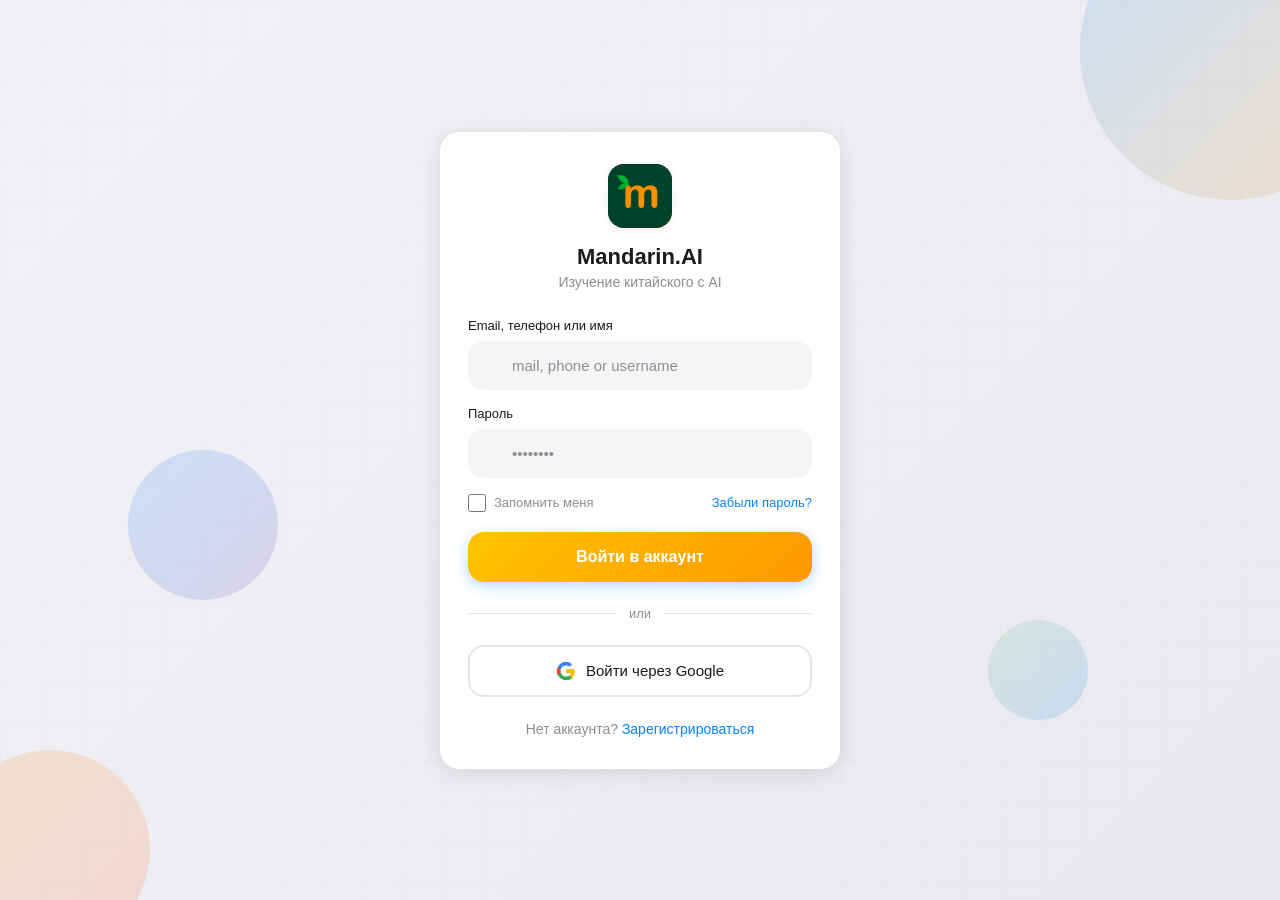
<file: docs/achievements.html>
<!DOCTYPE html>
<html lang="ru">
<head>
    <meta charset="UTF-8">
    <meta name="viewport" content="width=device-width, initial-scale=1.0, maximum-scale=1.0, user-scalable=no, viewport-fit=cover">
    <title>Достижения — AI Chinese</title>
    <style>
        /* === ТВОИ СТИЛИ (БЕЗ ИЗМЕНЕНИЙ) === */
        :root {
            --bg-app: #FFF9EC; --bg-card: #FFFFFF; --bg-gray-light: #F5E6C8; --bg-gray-dark: #D4A017;
            --text-main: #2C2C2E; --text-sub: #8B7355; --accent-red: #FF9500;
            --radius-xl: 20px; --radius-md: 14px; --radius-sm: 10px;
            --shadow-soft: 0 4px 20px rgba(255, 149, 0, 0.06); --shadow-hover: 0 8px 30px rgba(255, 149, 0, 0.12);
            --anim-curve: cubic-bezier(0.25, 0.8, 0.25, 1); --nav-bg: rgba(255, 255, 255, 0.85);
            --nav-border: rgba(0,0,0,0.05); --leader-item-bg: var(--bg-gray-light);
            --leader-item-current: linear-gradient(135deg, rgba(255,149,0,0.15), rgba(255,149,0,0.05));
            --stat-icon-bg: rgba(255, 149, 0, 0.1); --achievement-locked-overlay: rgba(255,255,255,0.6);
            --achievement-icon-locked: var(--bg-gray-light); --section-count-bg: var(--bg-gray-light);
        }
        [data-theme="dark"] {
            --bg-app: #1C1C1E; --bg-card: #2C2C2E; --bg-gray-light: #3A3A3C; --bg-gray-dark: #48484A;
            --text-main: #F5F5F7; --text-sub: #AEAEB2; --accent-red: #FF9F0A; --leader-item-bg: #563900;
            --shadow-soft: 0 4px 20px rgba(0, 0, 0, 0.3); --shadow-hover: 0 8px 30px rgba(0, 0, 0, 0.5);
            --nav-bg: rgba(44, 44, 46, 0.85); --nav-border: rgba(255,255,255,0.1);
            --leader-item-current: linear-gradient(135deg, rgba(255,159,10,0.2), rgba(255,159,10,0.05));
            --stat-icon-bg: rgba(255, 159, 10, 0.15); --achievement-locked-overlay: rgba(28,28,30,0.6);
        }
        * { box-sizing: border-box; margin: 0; padding: 0; -webkit-tap-highlight-color: transparent; font-family: PTSans-Regular, -apple-system, BlinkMacSystemFont, "SF Pro Text", "Segoe UI", Roboto, sans-serif; }
        body { background-color: var(--bg-app); color: var(--text-main); min-height: 100vh; display: flex; flex-direction: column; overflow-y: auto; max-width: 414px; margin: 0 auto; border-left: 1px solid var(--nav-border); border-right: 1px solid var(--nav-border); padding-bottom: 80px; transition: 0.3s; }
        
        header { background: var(--bg-app); padding: 16px; padding-top: max(16px, env(safe-area-inset-top)); z-index: 20; display: flex; align-items: center; justify-content: space-between; }
        .page-title { font-size: 20px; font-weight: 700; }

        .leaderboard-card { background: var(--bg-card); border-radius: var(--radius-xl); padding: 20px 16px; margin: 16px; box-shadow: var(--shadow-soft); animation: slideUp 0.4s var(--anim-curve); }
        .leaderboard-title { font-size: 16px; font-weight: 700; margin-bottom: 16px; display: flex; align-items: center; gap: 8px; }
        .leaderboard-title svg { width: 20px; height: 20px; fill: var(--accent-red); }
        .leaderboard-list { display: flex; flex-direction: column; gap: 8px; }
        
        .leader-item { display: flex; align-items: center; padding: 12px 14px; border-radius: var(--radius-md); background: var(--leader-item-bg); transition: transform 0.2s; }
        .leader-item:active { transform: scale(0.98); }
        .leader-item.current-user { background: var(--leader-item-current); border: 2px solid var(--accent-red); }
        
        .rank { width: 28px; height: 28px; border-radius: 50%; display: flex; align-items: center; justify-content: center; font-size: 13px; font-weight: 700; margin-right: 12px; flex-shrink: 0; }
        .rank.gold { background: linear-gradient(135deg, #FFD700, #FFA500); color: #000; animation: pulse 2s infinite; }
        .rank.silver { background: linear-gradient(135deg, #C0C0C0, #A8A8A8); color: #000; }
        .rank.bronze { background: linear-gradient(135deg, #CD7F32, #B87333); color: #fff; }
        .rank.default { background: var(--bg-gray-dark); color: white; }

        .leader-avatar { width: 40px; height: 40px; border-radius: 50%; background: linear-gradient(135deg, var(--accent-red), #FFB74D); display: flex; align-items: center; justify-content: center; margin-right: 12px; flex-shrink: 0; }
        .leader-avatar svg { width: 20px; height: 20px; fill: white; }
        .leader-avatar.current { background: linear-gradient(135deg, #667eea, #764ba2); }
        .leader-info { flex: 1; min-width: 0; }
        .leader-name { font-size: 14px; font-weight: 600; white-space: nowrap; overflow: hidden; text-overflow: ellipsis; }
        .leader-meta { font-size: 11px; color: var(--text-sub); margin-top: 2px; }
        .leader-score { font-size: 15px; font-weight: 700; color: var(--accent-red); margin-left: auto; flex-shrink: 0; }
        .leader-item.current-user .leader-score { color: var(--text-main); }

        .stats-section { margin: 0 16px 20px; animation: slideUp 0.4s var(--anim-curve); }
        .stats-grid { display: grid; grid-template-columns: repeat(3, 1fr); gap: 12px; }
        .stat-card { background: var(--bg-card); border-radius: var(--radius-md); padding: 16px; text-align: center; box-shadow: var(--shadow-soft); }
        .stat-icon { width: 32px; height: 32px; margin: 0 auto 8px; display: flex; align-items: center; justify-content: center; background: var(--stat-icon-bg); border-radius: 10px; }
        .stat-icon svg { width: 18px; height: 18px; fill: var(--accent-red); }
        .stat-value { font-size: 20px; font-weight: 700; color: var(--text-main); margin-bottom: 2px; }
        .stat-label { font-size: 11px; color: var(--text-sub); font-weight: 500; }

        .achievements-section { margin: 0 16px 20px; animation: slideUp 0.4s var(--anim-curve); }
        .section-header { display: flex; align-items: center; justify-content: space-between; margin-bottom: 12px; }
        .section-title { font-size: 16px; font-weight: 700; }
        .section-count { font-size: 12px; color: var(--text-sub); background: var(--section-count-bg); padding: 4px 10px; border-radius: 10px; }
        .achievements-grid { display: grid; grid-template-columns: repeat(2, 1fr); gap: 12px; }
        
        .achievement-card { background: var(--bg-card); border-radius: var(--radius-md); padding: 14px; box-shadow: var(--shadow-soft); display: flex; flex-direction: column; align-items: center; text-align: center; position: relative; overflow: hidden; transition: 0.2s; }
        .achievement-card.unlocked:hover { transform: translateY(-2px); box-shadow: var(--shadow-hover); }
        .achievement-card.locked { opacity: 0.7; filter: grayscale(0.3); }
        .achievement-card.locked::after { content: ''; position: absolute; top: 0; left: 0; right: 0; bottom: 0; background: var(--achievement-locked-overlay); z-index: 1; }
        
        .achievement-icon { width: 48px; height: 48px; border-radius: 14px; display: flex; align-items: center; justify-content: center; margin-bottom: 10px; position: relative; z-index: 2; }
        .achievement-card.unlocked .achievement-icon { background: linear-gradient(135deg, var(--accent-red), #FFB74D); }
        .achievement-card.locked .achievement-icon { background: var(--achievement-icon-locked); }
        .achievement-icon svg { width: 24px; height: 24px; fill: white; }
        .achievement-card.locked .achievement-icon svg { fill: var(--text-sub); }
        
        .achievement-lock { position: absolute; top: 8px; right: 8px; width: 20px; height: 20px; background: var(--bg-gray-dark); border-radius: 50%; display: flex; align-items: center; justify-content: center; z-index: 3; }
        .achievement-lock svg { width: 12px; height: 12px; fill: white; }
        
        .achievement-name { font-size: 13px; font-weight: 600; margin-bottom: 4px; position: relative; z-index: 2; }
        .achievement-desc { font-size: 10px; color: var(--text-sub); position: relative; z-index: 2; }
        .achievement-progress { width: 100%; height: 4px; background: var(--bg-gray-light); border-radius: 2px; margin-top: 10px; overflow: hidden; position: relative; z-index: 2; }
        .achievement-progress-bar { height: 100%; background: var(--accent-red); border-radius: 2px; transition: width 0.5s; }

        .bottom-nav { position: fixed; bottom: 0; left: 50%; transform: translateX(-50%); width: 100%; max-width: 414px; background: var(--nav-bg); backdrop-filter: blur(20px); display: flex; justify-content: space-around; padding: 12px 0; border-top: 1px solid var(--nav-border); z-index: 100; }
        .nav-item { display: flex; flex-direction: column; align-items: center; text-decoration: none; color: var(--text-sub); font-size: 11px; font-weight: 500; gap: 6px; flex: 1; padding: 4px 0; }
        .nav-item.active { color: var(--text-main); }
        .nav-icon { width: 24px; height: 24px; fill: currentColor; }
        .nav-item:active .nav-icon { transform: scale(0.9); }

        @keyframes slideUp { from { opacity: 0; transform: translateY(20px); } to { opacity: 1; transform: translateY(0); } }
        @keyframes pulse { 0%, 100% { transform: scale(1); } 50% { transform: scale(1.05); } }
    </style>
</head>
<body>

    <header><h1 class="page-title">Достижения</h1></header>

    <main>
        <!-- Leaderboard -->
        <section class="leaderboard-card">
            <div class="leaderboard-title">
                <svg viewBox="0 0 24 24"><path d="M12 2L15.09 8.26L22 9.27L17 14.14L18.18 21.02L12 17.77L5.82 21.02L7 14.14L2 9.27L8.91 8.26L12 2Z"/></svg>
                Топ учеников недели
            </div>
            <div class="leaderboard-list" id="leaderboardList"></div>
        </section>

        <!-- Stats -->
        <section class="stats-section">
            <div class="stats-grid">
                <div class="stat-card">
                    <div class="stat-icon"><svg viewBox="0 0 24 24"><path d="M12 2C6.48 2 2 6.48 2 12s4.48 10 10 10 10-4.48 10-10S17.52 2 12 2zm-2 15l-5-5 1.41-1.41L10 14.17l7.59-7.59L19 8l-9 9z"/></svg></div>
                    <div class="stat-value" id="streakCount">0</div>
                    <div class="stat-label">Дней подряд</div>
                </div>
                <div class="stat-card">
                    <div class="stat-icon"><svg viewBox="0 0 24 24"><path d="M19 3h-4.18C14.4 1.84 13.3 1 12 1c-1.3 0-2.4.84-2.82 2H5c-1.1 0-2 .9-2 2v14c0 1.1.9 2 2 2h14c1.1 0 2-.9 2-2V5c0-1.1-.9-2-2-2zm-7 0c.55 0 1 .45 1 1s-.45 1-1 1-1-.45-1-1 .45-1 1-1zm2 14H7v-2h7v2zm3-4H7v-2h10v2zm0-4H7V7h10v2z"/></svg></div>
                    <div class="stat-value" id="wordsCount">0</div>
                    <div class="stat-label">Слов выучено</div>
                </div>
                <div class="stat-card">
                    <div class="stat-icon"><svg viewBox="0 0 24 24"><path d="M12 17.27L18.18 21l-1.64-7.03L22 9.24l-7.19-.61L12 2 9.19 8.63 2 9.24l5.46 4.73L5.82 21z"/></svg></div>
                    <div class="stat-value" id="xpCount">0</div>
                    <div class="stat-label">XP очков</div>
                </div>
            </div>
        </section>

        <!-- Achievements -->
        <section class="achievements-section">
            <div class="section-header">
                <h2 class="section-title">Ваши достижения</h2>
                <span class="section-count"><span id="unlockedCount">0</span>/6</span>
            </div>
            <div class="achievements-grid" id="achievementsGrid"></div>
        </section>
    </main>

    <!-- Bottom Navigation -->
    <nav class="bottom-nav">
        <a href="achievements.html" class="nav-item active" id='achievementsBtn'>
            <svg class="nav-icon" viewBox="0 0 24 24" fill="currentColor">
                <path d="M12 2L15.09 8.26L22 9.27L17 14.14L18.18 21.02L12 17.77L5.82 21.02L7 14.14L2 9.27L8.91 8.26L12 2Z"/>
            </svg>
            <span>Достижения</span>
        </a>
        <a href="index.html" class="nav-item" id='chatsBtn'>
            <svg class="nav-icon" viewBox="0 0 24 24" fill="none" stroke="currentColor" stroke-width="2" stroke-linecap="round" stroke-linejoin="round">
                <path d="M21 15a2 2 0 0 1-2 2H7l-4 4V5a2 2 0 0 1 2-2h14a2 2 0 0 1 2 2z"></path>
            </svg>
            <span>Чаты</span>
        </a>
        <a href="profile.html" class="nav-item" id='profileBtn'>
            <svg class="nav-icon" viewBox="0 0 24 24" fill="none" stroke="currentColor" stroke-width="2" stroke-linecap="round" stroke-linejoin="round">
                <path d="M20 21v-2a4 4 0 0 0-4-4H8a4 4 0 0 0-4 4v2"></path>
                <circle cx="12" cy="7" r="4"></circle>
            </svg>
            <span>Профиль</span>
        </a>
    </nav>

    <script src="./js/client.js"></script>

    <script>
        // === SETTINGS & THEME ===
        const HOST = window.API_HOST;
        const SETTINGS_KEY = 'ai_chinese_settings';
        const DEFAULT_SETTINGS = { avatar: 'girl', theme: 'light', aiLanguage: 'ru' };
        const API_URL = `http://${HOST}:8002`;

        function loadSettings() {
            try {
                const stored = localStorage.getItem(SETTINGS_KEY);
                return stored ? { ...DEFAULT_SETTINGS, ...JSON.parse(stored) } : { ...DEFAULT_SETTINGS };
            } catch (e) { console.error('Failed to load settings:', e); return { ...DEFAULT_SETTINGS }; }
        }

        function applyTheme(theme) {
            if (theme === 'dark') {
                document.body.setAttribute('data-theme', 'dark');
            } else {
                document.body.removeAttribute('data-theme');
            }
        }

        // Инициализация темы сразу
        const settings = loadSettings();
        applyTheme(settings.theme);

        // === MAIN LOGIC ===
        async function loadAchievementsData() {
            const userId = localStorage.getItem('currentUserId');
            if (!userId) { window.location.href = 'login.html'; return; }

            try {
                // Загружаем 3 источника данных параллельно
                const [profRes, achRes, leadRes] = await Promise.all([
                    fetch(`${API_URL}/profile/${userId}`),
                    fetch(`${API_URL}/achievements/${userId}`),
                    fetch(`${API_URL}/leaderboard`)
                ]);

                if (!profRes.ok || !achRes.ok) throw new Error('Ошибка загрузки основных данных');
                
                const profile = await profRes.json();
                const achievements = await achRes.json();
                const leaderboard = leadRes.ok ? await leadRes.json() : [];

                renderStats(profile);
                renderAchievements(achievements);
                renderLeaderboard(leaderboard, userId);

            } catch (error) {
                console.error('Ошибка:', error);
                document.getElementById('achievementsGrid').innerHTML = 
                    '<p style="text-align:center;width:100%;color:var(--text-sub)">Не удалось загрузить данные</p>';
            }
        }

        function renderStats(profile) {
            document.getElementById('streakCount').textContent = profile.streak_days || 0;
            document.getElementById('wordsCount').textContent = profile.words_learned || 0;
            document.getElementById('xpCount').textContent = (profile.xp || 0).toLocaleString();
        }

        function renderAchievements(achievements) {
            const grid = document.getElementById('achievementsGrid');
            const unlockedCountEl = document.getElementById('unlockedCount');
            grid.innerHTML = '';
            
            let unlockedTotal = 0;
            achievements.forEach((ach, index) => {
                if (ach.unlocked) unlockedTotal++;
                
                const card = document.createElement('div');
                card.className = `achievement-card ${ach.unlocked ? 'unlocked' : 'locked'}`;
                card.style.animationDelay = `${0.05 + (index % 6) * 0.05}s`;
                
                card.innerHTML = `
                    ${!ach.unlocked ? `<div class="achievement-lock"><svg viewBox="0 0 24 24"><path d="M18 8h-1V6c0-2.76-2.24-5-5-5S7 3.24 7 6v2H6c-1.1 0-2 .9-2 2v10c0 1.1.9 2 2 2h12c1.1 0 2-.9 2-2V10c0-1.1-.9-2-2-2zm-6 9c-1.1 0-2-.9-2-2s.9-2 2-2 2 .9 2 2-.9 2-2 2zm3.1-9H8.9V6c0-1.71 1.39-3.1 3.1-3.1 1.71 0 3.1 1.39 3.1 3.1v2z"/></svg></div>` : ''}
                    <div class="achievement-icon">${ach.icon}</div>
                    <div class="achievement-name">${ach.name}</div>
                    <div class="achievement-desc">${ach.desc}</div>
                    <div class="achievement-progress">
                        <div class="achievement-progress-bar" style="width: ${ach.progress}%"></div>
                    </div>
                `;
                grid.appendChild(card);
            });
            unlockedCountEl.textContent = unlockedTotal;
        }

        function renderLeaderboard(leaders, currentUserId) {
            const list = document.getElementById('leaderboardList');
            list.innerHTML = '';
            
            if (!leaders || leaders.length === 0) {
                list.innerHTML = '<div style="padding:10px;text-align:center;color:var(--text-sub)">Пока нет активных игроков</div>';
                return;
            }

            // 🔥 Ограничиваем топ-5 (берём первые 5 элементов)
            const top5 = leaders.slice(0, 5);

            top5.forEach((user, index) => {
                const isMe = user.id == currentUserId;
                const item = document.createElement('div');
                item.className = `leader-item ${isMe ? 'current-user' : ''}`;
                item.style.animationDelay = `${0.1 + index * 0.05}s`;
                
                let rankClass = 'default';
                if (user.rank === 1) rankClass = 'gold';
                else if (user.rank === 2) rankClass = 'silver';
                else if (user.rank === 3) rankClass = 'bronze';
                
                // Аватар: если есть ссылка - картинка, если нет - эмодзи
                const avatarContent = user.avatar_url 
                    ? `<img src="../backend/${user.avatar_url}" style="width:100%;height:100%;border-radius:50%;object-fit:cover;">` 
                    : (isMe ? '⭐' : '👤');

                item.innerHTML = `
                    <div class="rank ${rankClass}">${user.rank}</div>
                    <div class="leader-avatar ${isMe ? 'current' : ''}">${avatarContent}</div>
                    <div class="leader-info">
                        <div class="leader-name">${user.name}${isMe ? ' (вы)' : ''}</div>
                        <div class="leader-meta">HSKK ${user.level_hsk} • ${user.streak_days} дн.</div>
                    </div>
                    <div class="leader-score">${user.xp.toLocaleString()} XP</div>
                `;
                list.appendChild(item);
            });
        }

        // Запуск
        document.addEventListener('DOMContentLoaded', loadAchievementsData);
    </script>
</body>
</html>
</file>
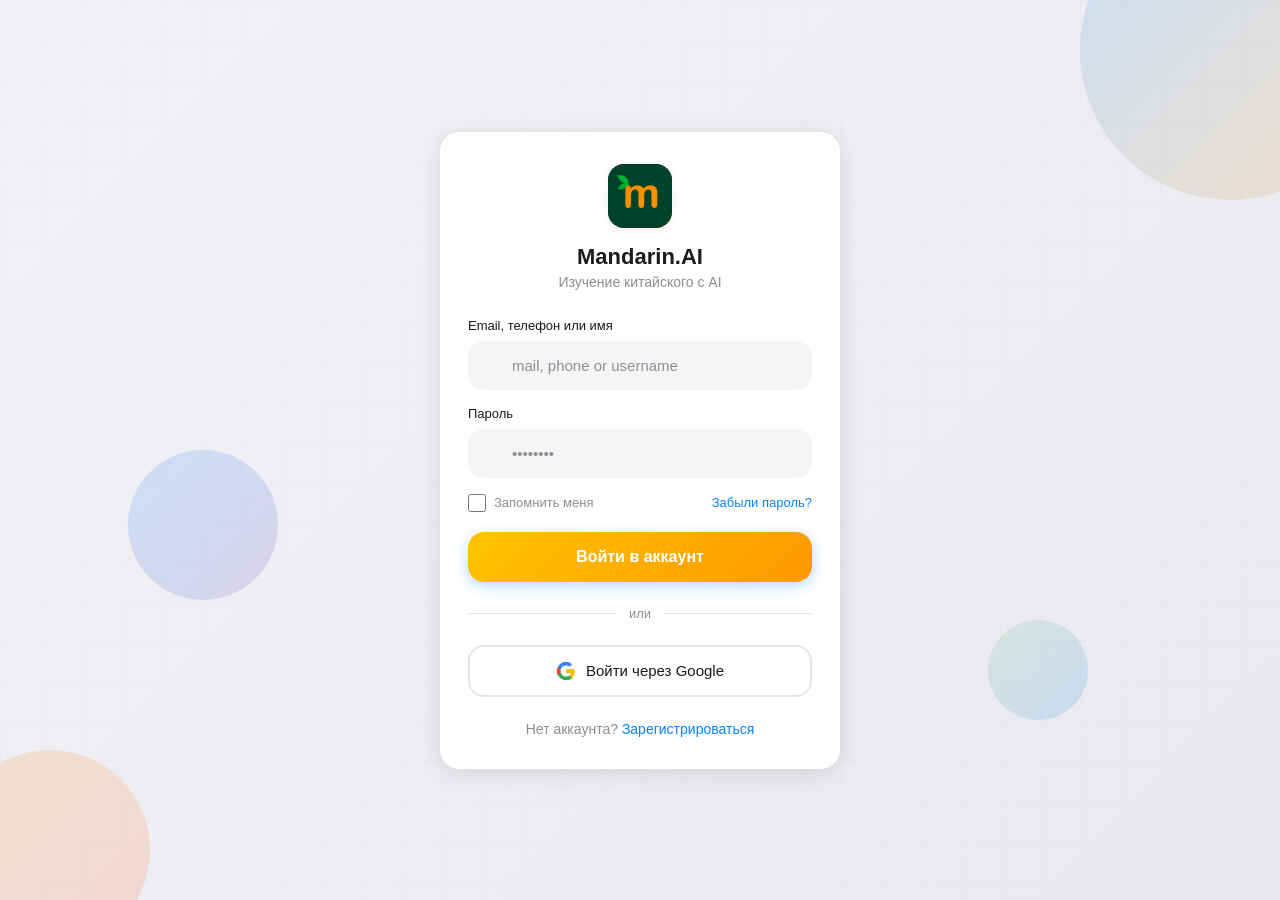
<file: docs/login.html>
<!DOCTYPE html>
<html lang="ru">
<head>
    <meta charset="UTF-8">
    <meta name="viewport" content="width=device-width, initial-scale=1.0, maximum-scale=1.0, user-scalable=no, viewport-fit=cover">
    <title>Вход — Mandarin.AI</title>
    <style>
        /* --- VARIABLES & RESET --- */
        :root {
            --bg-app: #F2F2F7;
            --bg-card: #FFFFFF;
            --bg-gray-light: #E5E5EA;
            --bg-gray-dark: #B8B8B8;
            --bg-input: #F5F5F7;
            --text-main: #1C1C1E;
            --text-sub: #8E8E93;
            --accent-blue: #0A84FF;
            --accent-orange: #FF9800;
            --accent-red: #E74C3C;
            --radius-xl: 20px;
            --radius-md: 16px;
            --radius-sm: 12px;
            --shadow-soft: 0 2px 12px rgba(0,0,0,0.06);
            --shadow-medium: 0 4px 24px rgba(0,0,0,0.1);
            --anim-curve: cubic-bezier(0.25, 0.8, 0.25, 1);
        }

        * {
            box-sizing: border-box;
            margin: 0;
            padding: 0;
            -webkit-tap-highlight-color: transparent;
            font-family: PTSans-Regular, -apple-system, BlinkMacSystemFont, "SF Pro Text", "Segoe UI", Roboto, Helvetica, Arial, sans-serif;
        }

        body {
            background-color: var(--bg-app);
            color: var(--text-main);
            min-height: 100vh;
            display: flex;
            flex-direction: column;
            align-items: center;
            justify-content: center;
            padding: 24px;
            position: relative;
        }

        /* --- ANIMATED GEOMETRIC BACKGROUND --- */
        .bg-animation {
            position: fixed;
            top: 0;
            left: 0;
            width: 100%;
            height: 100%;
            z-index: -1;
            overflow: hidden;
            background: linear-gradient(135deg, #F2F2F7 0%, #E8E8ED 100%);
        }

        .geo-shape {
            position: absolute;
            border-radius: 50%;
            opacity: 0.15;
            animation: float 20s infinite ease-in-out;
            pointer-events: none;
        }

        .geo-shape:nth-child(1) {
            width: 300px;
            height: 300px;
            background: linear-gradient(135deg, var(--accent-blue), var(--accent-orange));
            top: -100px;
            right: -100px;
            animation-delay: 0s;
            animation-duration: 25s;
        }

        .geo-shape:nth-child(2) {
            width: 200px;
            height: 200px;
            background: linear-gradient(135deg, var(--accent-orange), #FF5722);
            bottom: -50px;
            left: -50px;
            animation-delay: -5s;
            animation-duration: 18s;
        }

        .geo-shape:nth-child(3) {
            width: 150px;
            height: 150px;
            background: linear-gradient(135deg, var(--accent-blue), #5E35B1);
            top: 50%;
            left: 10%;
            animation-delay: -10s;
            animation-duration: 22s;
        }

        .geo-shape:nth-child(4) {
            width: 100px;
            height: 100px;
            background: linear-gradient(135deg, #66BB6A, var(--accent-blue));
            bottom: 20%;
            right: 15%;
            animation-delay: -15s;
            animation-duration: 20s;
        }

        .geo-grid {
            position: absolute;
            top: 0;
            left: 0;
            width: 100%;
            height: 100%;
            background-image: 
                linear-gradient(rgba(28,28,30,0.03) 1px, transparent 1px),
                linear-gradient(90deg, rgba(28,28,30,0.03) 1px, transparent 1px);
            background-size: 40px 40px;
            animation: gridMove 30s linear infinite;
            opacity: 0.5;
        }

        @keyframes float {
            0%, 100% { transform: translate(0, 0) rotate(0deg) scale(1); }
            25% { transform: translate(20px, -20px) rotate(90deg) scale(1.05); }
            50% { transform: translate(-10px, 20px) rotate(180deg) scale(0.95); }
            75% { transform: translate(-20px, -10px) rotate(270deg) scale(1.02); }
        }

        @keyframes gridMove {
            0% { background-position: 0 0; }
            100% { background-position: 40px 40px; }
        }

        /* --- AUTH CARD --- */
        .auth-card {
            background: var(--bg-card);
            border-radius: var(--radius-xl);
            padding: 32px 28px;
            width: 100%;
            max-width: 400px;
            box-shadow: var(--shadow-medium);
            animation: cardEnter 0.4s var(--anim-curve);
            position: relative;
            z-index: 1;
        }

        @keyframes cardEnter {
            from { opacity: 0; transform: translateY(20px) scale(0.98); }
            to { opacity: 1; transform: translateY(0) scale(1); }
        }

        /* --- LOGO & HEADER --- */
        .auth-header {
            text-align: center;
            margin-bottom: 28px;
        }

        .app-logo {
            width: 64px;
            height: 64px;
            margin: 0 auto 16px;
            background: linear-gradient(135deg, var(--accent-blue), var(--accent-orange));
            border-radius: var(--radius-md);
            display: flex;
            align-items: center;
            justify-content: center;
            box-shadow: var(--shadow-soft);
        }

        .app-logo svg {
            width: 36px;
            height: 36px;
            fill: white;
        }

        .app-title {
            font-size: 22px;
            font-weight: 700;
            color: var(--text-main);
            margin-bottom: 4px;
        }

        .app-subtitle {
            font-size: 14px;
            color: var(--text-sub);
        }

        /* --- FORM --- */
        .form-group {
            margin-bottom: 16px;
        }

        .form-label {
            display: block;
            font-size: 13px;
            font-weight: 500;
            color: var(--text-main);
            margin-bottom: 8px;
        }

        .form-input {
            width: 100%;
            padding: 14px 16px;
            background: var(--bg-input);
            border: 2px solid transparent;
            border-radius: var(--radius-md);
            font-size: 15px;
            color: var(--text-main);
            outline: none;
            transition: border-color 0.2s, background 0.2s;
        }

        .form-input:focus {
            border-color: var(--accent-blue);
            background: var(--bg-card);
        }

        .form-input::placeholder {
            color: var(--text-sub);
        }

        .form-row {
            display: flex;
            align-items: center;
            justify-content: space-between;
            margin-bottom: 20px;
        }

        .remember-me {
            display: flex;
            align-items: center;
            gap: 8px;
            cursor: pointer;
        }

        .remember-me input {
            width: 18px;
            height: 18px;
            accent-color: var(--accent-blue);
            cursor: pointer;
        }

        .remember-me span {
            font-size: 13px;
            color: var(--text-sub);
        }

        .forgot-link {
            font-size: 13px;
            color: var(--accent-blue);
            text-decoration: none;
            font-weight: 500;
            transition: opacity 0.2s;
        }

        .forgot-link:hover {
            opacity: 0.8;
        }

        /* --- BUTTONS --- */
        .btn-primary {
            width: 100%;
            padding: 16px;
            background: linear-gradient(135deg, #ffc400, #FF9800);
            color: white;
            border: none;
            border-radius: var(--radius-md);
            font-size: 16px;
            font-weight: 600;
            cursor: pointer;
            transition: transform 0.2s, box-shadow 0.2s;
            box-shadow: 0 4px 14px rgba(10, 132, 255, 0.3);
        }

        .btn-primary:active {
            transform: scale(0.98);
            box-shadow: 0 2px 8px rgba(10, 132, 255, 0.2);
        }

        .btn-google {
            width: 100%;
            padding: 14px;
            background: var(--bg-card);
            color: var(--text-main);
            border: 2px solid var(--bg-gray-light);
            border-radius: var(--radius-md);
            font-size: 15px;
            font-weight: 500;
            cursor: pointer;
            display: flex;
            align-items: center;
            justify-content: center;
            gap: 10px;
            transition: background 0.2s, border-color 0.2s;
        }

        .btn-google:hover {
            background: var(--bg-input);
            border-color: var(--bg-gray-dark);
        }

        .btn-google svg {
            width: 20px;
            height: 20px;
        }

        /* --- DIVIDER --- */
        .divider {
            display: flex;
            align-items: center;
            gap: 12px;
            margin: 24px 0;
            color: var(--text-sub);
            font-size: 13px;
        }

        .divider::before,
        .divider::after {
            content: '';
            flex: 1;
            height: 1px;
            background: var(--bg-gray-light);
        }

        /* --- FOOTER --- */
        .auth-footer {
            text-align: center;
            margin-top: 24px;
            font-size: 14px;
            color: var(--text-sub);
        }

        .auth-footer a {
            color: var(--accent-blue);
            text-decoration: none;
            font-weight: 500;
        }

        .auth-footer a:hover {
            text-decoration: underline;
        }

        /* --- INPUT ICONS --- */
        .input-wrapper {
            position: relative;
        }

        .input-icon {
            position: absolute;
            left: 14px;
            top: 50%;
            transform: translateY(-50%);
            width: 18px;
            height: 18px;
            fill: var(--text-sub);
            pointer-events: none;
        }

        .form-input.with-icon {
            padding-left: 42px;
        }

        /* --- ERROR STATE --- */
        .form-input.error {
            border-color: var(--accent-red);
            background: #FFF5F5;
        }

        .error-text {
            font-size: 12px;
            color: var(--accent-red);
            margin-top: 4px;
            display: none;
        }

        .error-text.visible {
            display: block;
        }

        /* --- RESPONSIVE --- */
        @media (max-height: 700px) {
            .auth-card {
                padding: 24px 24px;
                margin: 12px;
            }
            .auth-header {
                margin-bottom: 20px;
            }
        }

        /* --- ANIMATIONS FOR INTERACTIONS --- */
        @keyframes shake {
            0%, 100% { transform: translateX(0); }
            20%, 60% { transform: translateX(-4px); }
            40%, 80% { transform: translateX(4px); }
        }

        .shake {
            animation: shake 0.3s ease-in-out;
        }

        /* --- GOOGLE BUTTON ICON COLORS --- */
        .google-icon {
            display: inline-flex;
        }
        .google-icon .red { fill: #EA4335; }
        .google-icon .blue { fill: #4285F4; }
        .google-icon .yellow { fill: #FBBC05; }
        .google-icon .green { fill: #34A853; }

        /* === 🍞 TOAST NOTIFICATIONS === */
        .toast-container {
            position: fixed;
            top: 16px;
            left: 50%;
            transform: translateX(-50%);
            z-index: 9999;
            display: flex;
            flex-direction: column;
            align-items: center;
            gap: 8px;
            pointer-events: none; /* Чтобы тосты не блокировали клики */
            width: 100%;
            max-width: 414px;
            padding: 0 16px;
            box-sizing: border-box;
        }

        .toast {
            pointer-events: auto;
            display: flex;
            align-items: center;
            justify-content: space-between;
            width: 100%;
            max-width: 360px;
            min-height: 56px;
            padding: 12px 14px;
            background: var(--bg-card, #FFFFFF);
            border-radius: 12px;
            box-shadow: 0 4px 20px rgba(0,0,0,0.15);
            border-left: 4px solid var(--accent-orange);
            animation: toastSlideIn 0.3s var(--anim-curve), toastFadeOut 0.3s ease forwards 4.7s;
            transition: transform 0.2s, opacity 0.2s;
        }

        .toast:hover {
            transform: translateY(-2px);
            box-shadow: 0 6px 24px rgba(0,0,0,0.2);
        }

        .toast.success {
            border-left-color: var(--accent-green, #34C759);
        }

        .toast.error {
            border-left-color: var(--accent-red, #E74C3C);
        }

        .toast.warning {
            border-left-color: #FF9800;
        }

        .toast-content {
            display: flex;
            align-items: center;
            gap: 10px;
            flex: 1;
            min-width: 0;
        }

        .toast-icon {
            flex-shrink: 0;
            width: 28px;
            height: 28px;
            border-radius: 8px;
            display: flex;
            align-items: center;
            justify-content: center;
            background: rgba(0,0,0,0.05);
        }

        .toast-icon svg {
            width: 18px;
            height: 18px;
        }

        .toast.success .toast-icon {
            background: rgba(52, 199, 89, 0.15);
            color: var(--accent-green);
        }

        .toast.error .toast-icon {
            background: rgba(231, 76, 60, 0.15);
            color: var(--accent-red);
        }

        .toast.warning .toast-icon {
            background: rgba(255, 152, 0, 0.15);
            color: #FF9800;
        }

        .toast-text {
            display: flex;
            flex-direction: column;
            gap: 2px;
            min-width: 0;
        }

        .toast-title {
            font-size: 13px;
            font-weight: 600;
            color: var(--text-main);
            white-space: nowrap;
            overflow: hidden;
            text-overflow: ellipsis;
        }

        .toast-desc {
            font-size: 11px;
            color: var(--text-sub);
            white-space: nowrap;
            overflow: hidden;
            text-overflow: ellipsis;
        }

        .toast-close {
            flex-shrink: 0;
            width: 28px;
            height: 28px;
            border: none;
            background: transparent;
            border-radius: 6px;
            display: flex;
            align-items: center;
            justify-content: center;
            cursor: pointer;
            color: var(--text-sub);
            transition: background 0.2s, color 0.2s;
        }

        .toast-close:hover {
            background: rgba(0,0,0,0.08);
            color: var(--text-main);
        }

        .toast-close svg {
            width: 16px;
            height: 16px;
        }

        /* Анимации */
        @keyframes toastSlideIn {
            from {
                opacity: 0;
                transform: translateY(-20px) scale(0.95);
            }
            to {
                opacity: 1;
                transform: translateY(0) scale(1);
            }
        }

        @keyframes toastFadeOut {
            to {
                opacity: 0;
                transform: translateY(-10px);
                pointer-events: none;
            }
        }

        /* Тёмная тема */
        [data-theme="dark"] .toast {
            background: var(--bg-card, #2C2C2E);
            box-shadow: 0 4px 20px rgba(0,0,0,0.4);
        }

        [data-theme="dark"] .toast-icon {
            background: rgba(255,255,255,0.1);
        }

        [data-theme="dark"] .toast-close:hover {
            background: rgba(255,255,255,0.15);
        }

        /* Мобильная адаптация */
        @media (max-width: 375px) {
            .toast {
                min-height: 52px;
                padding: 10px 12px;
            }
            .toast-title {
                font-size: 12px;
            }
            .toast-desc {
                font-size: 10px;
            }
        }

    </style>
</head>
<body>

    <!-- Animated Background -->
    <div class="bg-animation">
        <div class="geo-shape"></div>
        <div class="geo-shape"></div>
        <div class="geo-shape"></div>
        <div class="geo-shape"></div>
        <div class="geo-grid"></div>
    </div>

    <!-- Auth Card -->
    <main class="auth-card">
        
        <!-- Header -->
        <header class="auth-header">
            <!-- <div class="app-logo">
                <svg viewBox="0 0 24 24">
                    <path d="M12 2C6.48 2 2 6.48 2 12s4.48 10 10 10 10-4.48 10-10S17.52 2 12 2zm-1 17.93c-3.95-.49-7-3.85-7-7.93 0-.62.08-1.21.21-1.79L9 15v1c0 1.1.9 2 2 2v1.93zm6.9-2.54c-.26-.81-1-1.39-1.9-1.39h-1v-3c0-.55-.45-1-1-1H8v-2h2c.55 0 1-.45 1-1V7h2c1.1 0 2-.9 2-2v-.41c2.93 1.19 5 4.06 5 7.41 0 2.08-.8 3.97-2.1 5.39z"/>
                </svg>
            </div> -->
            <img src="../addons/logo_%231.png" class="app-logo">
            <h1 class="app-title">Mandarin.AI</h1>
            <p class="app-subtitle">Изучение китайского с AI</p>
        </header>

        <!-- Form -->
        <form id="authForm" novalidate>
            
            <!-- Email/Phone/Username Input -->
            <div class="form-group">
                <label class="form-label" for="login">Email, телефон или имя</label>
                <div class="input-wrapper">
                    <svg class="input-icon" viewBox="0 0 24 24">
                        <path d="M12 12c2.21 0 4-1.79 4-4s-1.79-4-4-4-4 1.79-4 4 1.79 4 4 4zm0 2c-2.67 0-8 1.34-8 4v2h16v-2c0-2.66-5.33-4-8-4z"/>
                    </svg>
                    <input 
                        type="text" 
                        class="form-input with-icon" 
                        id="login"
                        placeholder="mail, phone or username"
                        autocomplete="username"
                        required
                    >
                </div>
                <span class="error-text" id="loginError">Введите корректные данные</span>
            </div>

            <!-- Password Input -->
            <div class="form-group">
                <label class="form-label" for="password">Пароль</label>
                <div class="input-wrapper">
                    <svg class="input-icon" viewBox="0 0 24 24">
                        <path d="M18 8h-1V6c0-2.76-2.24-5-5-5S7 3.24 7 6v2H6c-1.1 0-2 .9-2 2v10c0 1.1.9 2 2 2h12c1.1 0 2-.9 2-2V10c0-1.1-.9-2-2-2zm-6 9c-1.1 0-2-.9-2-2s.9-2 2-2 2 .9 2 2-.9 2-2 2zm3.1-9H8.9V6c0-1.71 1.39-3.1 3.1-3.1 1.71 0 3.1 1.39 3.1 3.1v2z"/>
                    </svg>
                    <input 
                        type="password" 
                        class="form-input with-icon" 
                        id="password"
                        placeholder="••••••••"
                        autocomplete="current-password"
                        required
                        minlength="6"
                    >
                </div>
                <span class="error-text" id="passwordError">Минимум 6 символов</span>
            </div>

            <!-- Remember & Forgot -->
            <div class="form-row">
                <label class="remember-me">
                    <input type="checkbox" id="remember">
                    <span>Запомнить меня</span>
                </label>
                <a href="#" class="forgot-link" id="forgotLink">Забыли пароль?</a>
            </div>

            <!-- Sign In Button -->
            <button type="submit" class="btn-primary" id="signInBtn">
                Войти в аккаунт
            </button>

        </form>

        <!-- Divider -->
        <div class="divider">или</div>

        <!-- Google Sign In -->
        <button class="btn-google" id="googleBtn">
            <svg class="google-icon" viewBox="0 0 24 24">
                <path class="yellow" d="M22.56 12.25c0-.78-.07-1.53-.2-2.25H12v4.26h5.92c-.26 1.37-1.04 2.53-2.21 3.31v2.77h3.57c2.08-1.92 3.28-4.74 3.28-8.09z"/>
                <path class="green" d="M12 23c2.97 0 5.46-.98 7.28-2.66l-3.57-2.77c-.98.66-2.23 1.06-3.71 1.06-2.86 0-5.29-1.93-6.16-4.53H2.18v2.84C3.99 20.53 7.7 23 12 23z"/>
                <path class="red" d="M5.84 14.09c-.22-.66-.35-1.36-.35-2.09s.13-1.43.35-2.09V7.07H2.18C1.43 8.55 1 10.22 1 12s.43 3.45 1.18 4.93l2.85-2.22.81-.62z"/>
                <path class="blue" d="M12 5.38c1.62 0 3.06.56 4.21 1.64l3.15-3.15C17.45 2.09 14.97 1 12 1 7.7 1 3.99 3.47 2.18 7.07l3.66 2.84c.87-2.6 3.3-4.53 6.16-4.53z"/>
            </svg>
            Войти через Google
        </button>

        <!-- Footer -->
        <footer class="auth-footer">
            Нет аккаунта? <a href="register.html">Зарегистрироваться</a>
        </footer>

    </main>

    <script src="./js/client.js"></script>

    <script> 

        const form = document.getElementById('authForm');
        const loginInput = document.getElementById('login');
        const passwordInput = document.getElementById('password');
        const loginError = document.getElementById('loginError');
        const passwordError = document.getElementById('passwordError');
        const signInBtn = document.getElementById('signInBtn');
        const googleBtn = document.getElementById('googleBtn');
        const forgotLink = document.getElementById('forgotLink');
        const host = window.API_HOST;

        console.log(host);


        /**
         * Показывает красивое уведомление (toast)
         * @param {'success'|'error'|'warning'} type - Тип уведомления
         * @param {string} title - Заголовок
         * @param {string} [description] - Описание (опционально)
         * @param {number} [duration=5000] - Время показа в мс
         */
        function showToast(type, title, description = '', duration = 5000) {
            const container = document.getElementById('toast-container');
            if (!container) return;

            // Иконки для разных типов
            const icons = {
                success: `<svg viewBox="0 0 24 24" fill="none" stroke="currentColor" stroke-width="2"><path d="M20 6L9 17l-5-5"/></svg>`,
                error: `<svg viewBox="0 0 24 24" fill="none" stroke="currentColor" stroke-width="2"><path d="M12 9v4m0 4h.01M21 12a9 9 0 11-18 0 9 9 0 0118 0z"/></svg>`,
                warning: `<svg viewBox="0 0 24 24" fill="none" stroke="currentColor" stroke-width="2"><path d="M12 9v2m0 4h.01m-6.938 4h13.856c1.54 0 2.502-1.667 1.732-3L13.732 4c-.77-1.333-2.694-1.333-3.464 0L3.34 16c-.77 1.333.192 3 1.732 3z"/></svg>`
            };

            const toast = document.createElement('div');
            toast.className = `toast ${type}`;
            toast.setAttribute('role', 'alert');
            
            toast.innerHTML = `
                <div class="toast-content">
                    <div class="toast-icon">${icons[type] || icons.warning}</div>
                    <div class="toast-text">
                        <span class="toast-title">${title}</span>
                        ${description ? `<span class="toast-desc">${description}</span>` : ''}
                    </div>
                </div>
                <button class="toast-close" aria-label="Закрыть">
                    <svg viewBox="0 0 24 24" fill="none" stroke="currentColor" stroke-width="2"><path d="M6 18L18 6M6 6l12 12"/></svg>
                </button>
            `;

            // Кнопка закрытия
            const closeBtn = toast.querySelector('.toast-close');
            const removeToast = () => {
                toast.style.opacity = '0';
                toast.style.transform = 'translateY(-10px)';
                setTimeout(() => toast.remove(), 200);
            };
            
            closeBtn.addEventListener('click', removeToast);
            
            // Закрытие по тапу на тост (опционально)
            toast.addEventListener('click', (e) => {
                if (e.target === toast || e.target === closeBtn) removeToast();
            });

            // Авто-удаление
            if (duration > 0) {
                setTimeout(removeToast, duration);
            }

            container.appendChild(toast);
            
            // Ограничение: не больше 3 тостов одновременно
            const toasts = container.querySelectorAll('.toast');
            if (toasts.length > 3) {
                toasts[0].remove();
            }
        }


        // Validation helpers
        function isValidLogin(value) {
            // Email
            if (value.includes('@')) {
                return /^[^\s@]+@[^\s@]+\.[^\s@]+$/.test(value);
            }
            // Phone (basic international format)
            if (/^[\d+\s()-]+$/.test(value)) {
                return value.replace(/\D/g, '').length >= 10;
            }
            // Username (alphanumeric, 3-20 chars)
            return /^[a-zA-Z0-9_]{3,20}$/.test(value);
        }

        // Real-time validation
        loginInput.addEventListener('blur', () => {
            if (loginInput.value && !isValidLogin(loginInput.value)) {
                loginInput.classList.add('error');
                loginError.classList.add('visible');
            } else {
                loginInput.classList.remove('error');
                loginError.classList.remove('visible');
            }
        });

        passwordInput.addEventListener('blur', () => {
            if (passwordInput.value && passwordInput.value.length < 6) {
                passwordInput.classList.add('error');
                passwordError.classList.add('visible');
            } else {
                passwordInput.classList.remove('error');
                passwordError.classList.remove('visible');
            }
        });

        // Clear error on input
        loginInput.addEventListener('input', () => {
            loginInput.classList.remove('error');
            loginError.classList.remove('visible');
        });
        passwordInput.addEventListener('input', () => {
            passwordInput.classList.remove('error');
            passwordError.classList.remove('visible');
        });

        // Form submit
        form.addEventListener('submit', async (e) => {
            e.preventDefault();
            
            let hasError = false;
            // ... (твоя валидация) ...
            
            if (!hasError) {
                const loginData = {
                    login: loginInput.value.trim(),
                    password: passwordInput.value
                };

                signInBtn.textContent = 'Вход...';
                signInBtn.disabled = true;
                
                try {
                    const response = await fetch(`http://${host}:8002/login`, {
                        method: 'POST',
                        headers: { 'Content-Type': 'application/json' },
                        body: JSON.stringify(loginData)
                    });

                    console.log(response);

                    const result = await response.json();

                    if (response.ok) {
                        // сохраняем id пользователя в localStorage, чтобы помнить, кто вошел
                        localStorage.setItem('currentUserId', result.user_id);
                        localStorage.setItem('userSettings', JSON.stringify(result.profile)); // можно сохранить настройки
                        
                        showToast('success', 'Вход выполнен', 'Добро пожаловать в Mandarin.AI!');

                        // Через 1 секунду — редирект
                        setTimeout(() => {
                            window.location.href = 'test.html';
                        }, 1000);
                    } else {
                        showToast('error', 'Ошибка входа', 'Неверный логин или пароль');
                        signInBtn.textContent = 'войти в аккаунт';
                        signInBtn.disabled = false;
                    }
                } catch (err) {
                    showToast('error', 'Ошибка соединения', 'Проверьте интернет и попробуйте снова');
                    signInBtn.textContent = 'войти в аккаунт';
                    signInBtn.disabled = false;
                }
            }
        });

        // Google sign in (placeholder)
        googleBtn.addEventListener('click', () => {
            googleBtn.style.transform = 'scale(0.98)';
            setTimeout(() => {
                googleBtn.style.transform = 'scale(1)';
                // Here would be Google OAuth flow
                showToast('error', 'Google', 'Переход на вторизацию');
            }, 150);
        });

        // Forgot password
        forgotLink.addEventListener('click', (e) => {
            e.preventDefault();
            showToast('error', 'Break', 'Сброс пароля');
        });

        // Smooth entrance animation delay for elements
        document.addEventListener('DOMContentLoaded', () => {
            const inputs = document.querySelectorAll('.form-input');
            inputs.forEach((input, index) => {
                input.style.animation = `cardEnter 0.3s var(--anim-curve) ${index * 0.1 + 0.2}s both`;
            });
            // console.log(host);
        });
    </script>

    <!-- === 🍞 TOAST NOTIFICATIONS CONTAINER === -->
    <div id="toast-container" class="toast-container" aria-live="polite" aria-atomic="true"></div>

</body>
</html>
</file>
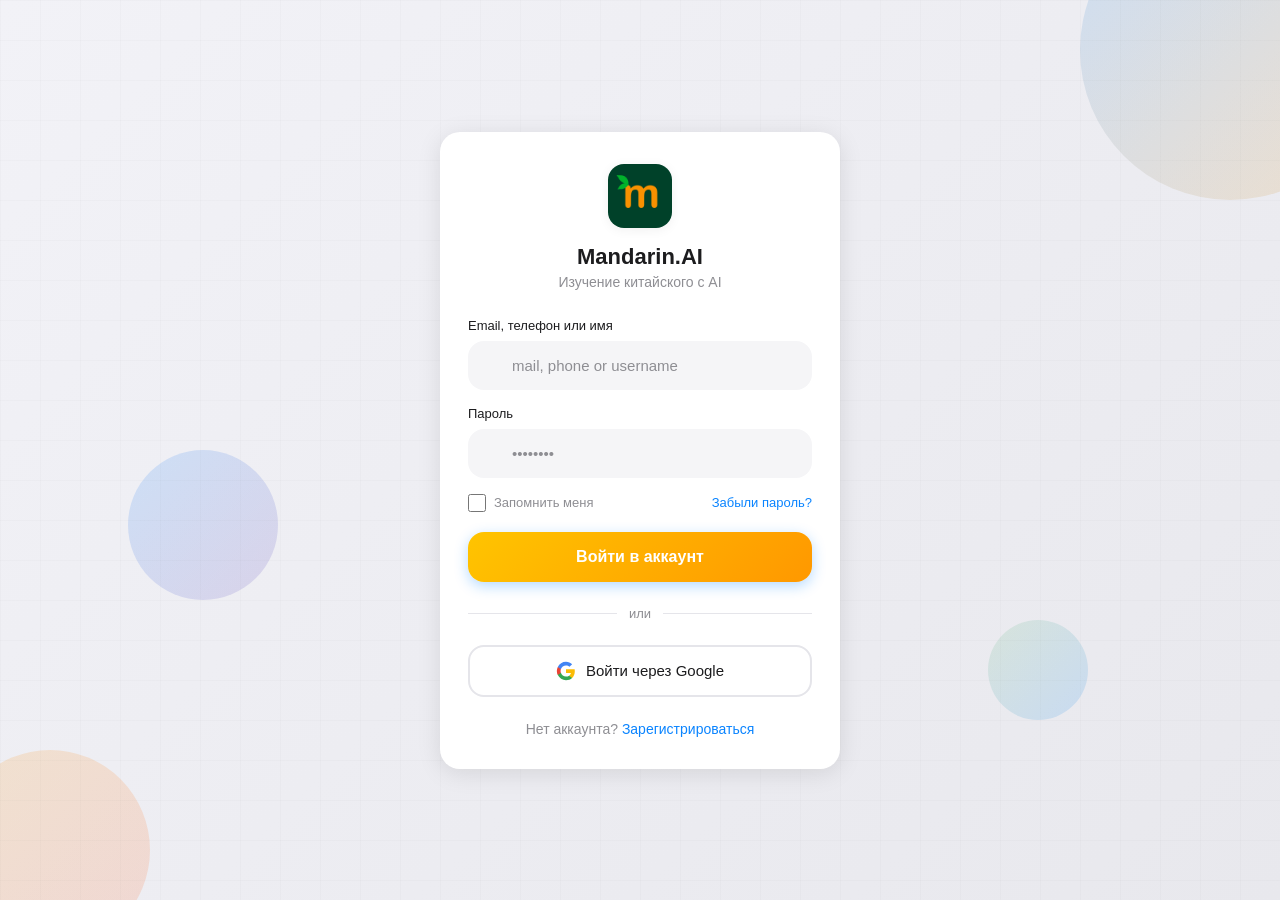
<file: docs/profile.html>
<!DOCTYPE html>
<html lang="ru">
<head>
    <meta charset="UTF-8">
    <meta name="viewport" content="width=device-width, initial-scale=1.0, maximum-scale=1.0, user-scalable=no, viewport-fit=cover", shrink-to-fit=no>
    <title>Профиль — AI Chinese</title>
    <style>
        /* === VARIABLES & RESET === */
        :root {
            --bg-app: #FFF9EC; --bg-card: #FFFFFF; --bg-gray-light: #F5E6C8; --bg-gray-dark: #D4A017;
            --text-main: #2C2C2E; --text-sub: #8B7355; --accent-red: #FF9500; --accent-green: #34C759;
            --radius-xl: 20px; --radius-md: 14px; --nav-bg: rgba(255, 255, 255, 0.85);
            --modal-overlay: rgba(0,0,0,0.4); --menu-item-active: var(--bg-gray-light);
        }
        [data-theme="dark"] {
            --bg-app: #1C1C1E; --bg-card: #2C2C2E; --bg-gray-light: #3A3A3C; --bg-gray-dark: #48484A;
            --text-main: #F5F5F7; --text-sub: #AEAEB2; --nav-bg: rgba(44, 44, 46, 0.85);
            --modal-overlay: rgba(0,0,0,0.7);
        }
        * { box-sizing: border-box; margin: 0; padding: 0; font-family: PTSans-Regular, -apple-system, BlinkMacSystemFont, "Segoe UI", Roboto, sans-serif; -webkit-tap-highlight-color: transparent; }
        body { background-color: var(--bg-app); color: var(--text-main); min-height: 100vh; display: flex; flex-direction: column; max-width: 414px; margin: 0 auto; padding-bottom: 80px; transition: 0.3s; }
        
        /* HEADER & MAIN */
        header { padding: 16px; font-size: 20px; font-weight: 700; z-index: 10; background: var(--bg-app); position: sticky; top: 0; }
        main { flex: 1; padding: 0 16px; }

        /* PROFILE CARD */
        .profile-card { background: var(--bg-card); border-radius: var(--radius-xl); padding: 24px; text-align: center; margin-bottom: 20px; box-shadow: 0 4px 12px rgba(0,0,0,0.05); animation: slideUp 0.4s; }
        @keyframes slideUp { from { opacity: 0; transform: translateY(20px); } to { opacity: 1; transform: translateY(0); } }
        .avatar-wrapper { position: relative; width: 96px; height: 96px; margin: 0 auto 16px; }
        .avatar { width: 100%; height: 100%; border-radius: 50%; background: linear-gradient(135deg, #FF9500, #FFB74D); display: flex; align-items: center; justify-content: center; overflow: hidden; box-shadow: 0 4px 16px rgba(255,149,0,0.2); }
        .avatar img { width: 100%; height: 100%; object-fit: cover; }
        .avatar svg { width: 48px; height: 48px; fill: white; }
        .avatar-edit { position: absolute; bottom: 0; right: 0; width: 28px; height: 28px; background: #FF9500; border-radius: 50%; border: 3px solid var(--bg-card); display: flex; align-items: center; justify-content: center; cursor: pointer; }
        .avatar-edit svg { width: 14px; height: 14px; fill: white; }
        .profile-name { font-size: 20px; font-weight: 700; margin-bottom: 4px; }
        .profile-email { font-size: 14px; color: var(--text-sub); margin-bottom: 12px; }
        .profile-level { display: inline-block; background: rgba(255,149,0,0.15); color: #FF9500; padding: 6px 12px; border-radius: 20px; font-size: 13px; font-weight: 600; }

        /* STATS */
        .stats-row { display: grid; grid-template-columns: 1fr 1fr; gap: 12px; margin-bottom: 24px; }
        .stat-card { background: var(--bg-card); padding: 16px; border-radius: var(--radius-md); text-align: center; box-shadow: 0 2px 8px rgba(0,0,0,0.05); }
        .stat-value { font-size: 18px; font-weight: 700; color: #FF9500; margin-bottom: 4px; }
        .stat-label { font-size: 11px; color: var(--text-sub); }

        /* PREMIUM BANNER */
        .premium-banner { background: linear-gradient(135deg, #667eea 0%, #764ba2 100%); color: white; border-radius: var(--radius-xl); padding: 20px; margin: 16px 0; display: flex; align-items: center; gap: 14px; cursor: pointer; box-shadow: 0 8px 24px rgba(102, 126, 234, 0.3); transition: transform 0.2s; }
        .premium-banner:active { transform: scale(0.98); }
        .premium-icon { width: 44px; height: 44px; background: rgba(255,255,255,0.2); border-radius: 12px; display: flex; align-items: center; justify-content: center; }
        .premium-content h3 { font-size: 16px; font-weight: 700; margin-bottom: 2px; }
        .premium-content p { font-size: 13px; opacity: 0.9; }

        /* MENU */
        .menu-section { margin-bottom: 20px; }
        .menu-title { font-size: 13px; font-weight: 600; color: var(--text-sub); text-transform: uppercase; margin-bottom: 10px; padding-left: 4px; }
        .menu-list { background: var(--bg-card); border-radius: var(--radius-xl); overflow: hidden; box-shadow: 0 2px 8px rgba(0,0,0,0.05); }
        .menu-item { display: flex; align-items: center; padding: 16px; border-bottom: 1px solid var(--bg-gray-light); cursor: pointer; text-decoration: none; color: var(--text-main); transition: 0.2s; }
        .menu-item:last-child { border-bottom: none; }
        .menu-item:active { background: var(--menu-item-active); }
        .menu-icon { width: 24px; margin-right: 12px; fill: currentColor; }
        .menu-text { flex: 1; font-size: 15px; }
        .logout-btn { width: 100%; padding: 16px; background: transparent; border: 2px solid #FF453A; color: #FF453A; border-radius: var(--radius-md); font-weight: 600; cursor: pointer; margin-top: 10px; transition: 0.2s; }
        .logout-btn:active { background: #FF453A; color: white; }

        /* --- BOTTOM NAVIGATION --- */
        .bottom-nav {
            position: fixed;
            bottom: 0;
            left: 50%;
            transform: translateX(-50%);
            width: 100%;
            max-width: 414px;
            background: var(--nav-bg);
            backdrop-filter: blur(20px);
            -webkit-backdrop-filter: blur(20px);
            display: flex;
            justify-content: space-around;
            padding: 12px 0;
            padding-bottom: max(12px, env(safe-area-inset-bottom));
            border-top: 1px solid var(--nav-border);
            z-index: 100;
            transition: background-color 0.3s var(--anim-curve), border-color 0.3s var(--anim-curve);
        }

        .nav-item {
            display: flex;
            flex-direction: column;
            align-items: center;
            text-decoration: none;
            color: var(--text-sub);
            font-size: 11px;
            font-weight: 500;
            gap: 6px;
            flex: 1;
            padding: 4px 0;
            transition: color 0.3s;
        }

        .nav-item.active {
            color: var(--text-main);
        }

        .nav-icon {
            width: 24px;
            height: 24px;
            fill: currentColor;
            transition: transform 0.2s;
        }
        
        .nav-item:active .nav-icon {
            transform: scale(0.9);
        }

        /* MODALS */
        .modal { position: fixed; top: 0; left: 0; width: 100%; height: 100%; background: var(--modal-overlay); z-index: 200; display: none; align-items: flex-end; justify-content: center; }
        .modal.active { display: flex; }
        .modal-sheet { background: var(--bg-card); width: 100%; border-radius: 20px 20px 0 0; padding: 24px; animation: slideUp 0.3s; max-height: 85vh; overflow-y: auto; }
        .modal-title { font-size: 18px; font-weight: 700; margin-bottom: 20px; text-align: center; }
        
        /* FORM ELEMENTS IN MODAL */
        .form-input { width: 100%; padding: 12px; margin-bottom: 12px; border: 1px solid var(--bg-gray-light); border-radius: 10px; background: var(--bg-app); color: var(--text-main); outline: none; }
        .btn-primary { width: 100%; padding: 14px; background: #FF9500; color: white; border: none; border-radius: 10px; font-weight: 600; cursor: pointer; margin-top: 10px; }
        .modal-close { width: 100%; padding: 14px; background: transparent; border: none; color: var(--text-sub); margin-top: 10px; cursor: pointer; font-weight: 600; }
        
        /* TOGGLES & AVATAR SELECTOR */
        .toggle-row { display: flex; justify-content: space-between; align-items: center; padding: 12px 0; border-bottom: 1px solid var(--bg-gray-light); }
        .toggle-label { font-size: 15px; font-weight: 500; }
        .toggle-sublabel { font-size: 12px; color: var(--text-sub); }
        .toggle-switch { width: 50px; height: 28px; background: var(--bg-gray-light); border-radius: 14px; position: relative; cursor: pointer; transition: 0.3s; }
        .toggle-switch.active { background: #FF9500; }
        .toggle-switch::after { content: ''; position: absolute; top: 2px; left: 2px; width: 24px; height: 24px; background: white; border-radius: 50%; transition: 0.3s; box-shadow: 0 2px 4px rgba(0,0,0,0.2); }
        .toggle-switch.active::after { transform: translateX(22px); }
        
        .avatar-selector { display: flex; gap: 12px; margin-top: 8px; }
        .avatar-option { flex: 1; padding: 12px; border-radius: 12px; background: var(--bg-gray-light); text-align: center; cursor: pointer; border: 1px solid transparent; transition: 0.2s; }
        .avatar-option.active { border-color: #FF9500; background: rgba(255,149,0,0.1); }
        .avatar-option img { width: 24px; height: 24px; margin-bottom: 4px; }
        .avatar-option span { font-size: 13px; font-weight: 500; display: block; }
    </style>
</head>
<body>

    <header>Профиль</header>

    <main>
        <!-- Profile Card -->
        <section class="profile-card">
            <div class="avatar-wrapper">
                <div class="avatar" id="avatarDisplay">
                    <svg viewBox="0 0 24 24"><path d="M12 12c2.21 0 4-1.79 4-4s-1.79-4-4-4-4 1.79-4 4 1.79 4 4 4zm0 2c-2.67 0-8 1.34-8 4v2h16v-2c0-2.66-5.33-4-8-4z"/></svg>
                </div>
                <div class="avatar-edit" onclick="openAvatarModal()">
                    <svg viewBox="0 0 24 24"><path d="M3 17.25V21h3.75L17.81 9.94l-3.75-3.75L3 17.25zM20.71 7.04c.39-.39.39-1.02 0-1.41l-2.34-2.34c-.39-.39-1.02-.39-1.41 0l-1.83 1.83 3.75 3.75 1.83-1.83z"/></svg>
                </div>
            </div>
            <h2 class="profile-name" id="userName">Загрузка...</h2>
            <p class="profile-email" id="userEmail">...</p>
            <div class="profile-level" id="userLevel">HSKK 1</div>
        </section>

        <!-- Stats -->
        <section class="stats-row">
            <div class="stat-card">
                <div class="stat-value" id="subType">Start</div>
                <div class="stat-label">Подписка</div>
            </div>
            <div class="stat-card">
                <div class="stat-value" id="wordsCount">0</div>
                <div class="stat-label">Слов выучено</div>
            </div>
        </section>

        <!-- Premium Banner -->
        <div class="premium-banner" onclick="openPremiumModal()">
            <div class="premium-icon">
                <svg width="24" height="24" viewBox="0 0 24 24" fill="white"><path d="M12 17.27L18.18 21l-1.64-7.03L22 9.24l-7.19-.61L12 2 9.19 8.63 2 9.24l5.46 4.73L5.82 21z"/></svg>
            </div>
            <div class="premium-content">
                <h3>Mandarin.AI Pro</h3>
                <p>Безлимитные диалоги и персональный план</p>
            </div>
        </div>

        <!-- Menu -->
        <section class="menu-section">
            <div class="menu-title">Аккаунт</div>
            <div class="menu-list">
                <div class="menu-item" onclick="openEditProfileModal()">
                    <svg class="menu-icon" viewBox="0 0 24 24"><path d="M3 17.25V21h3.75L17.81 9.94l-3.75-3.75L3 17.25zM20.71 7.04c.39-.39.39-1.02 0-1.41l-2.34-2.34c-.39-.39-1.02-.39-1.41 0l-1.83 1.83 3.75 3.75 1.83-1.83z"/></svg>
                    <span class="menu-text">Редактировать профиль</span>
                </div>
                <div class="menu-item" onclick="openSettingsModal()">
                    <svg class="menu-icon" viewBox="0 0 24 24"><path d="M19.14,12.94c0.04-0.3,0.06-0.61,0.06-0.94c0-0.32-0.02-0.64-0.07-0.94l2.03-1.58c0.18-0.14,0.23-0.41,0.12-0.61 l-1.92-3.32c-0.12-0.22-0.37-0.29-0.59-0.22l-2.39,0.96c-0.5-0.38-1.03-0.7-1.62-0.94L14.4,2.81c-0.04-0.24-0.24-0.41-0.48-0.41h-3.84 c-0.24,0-0.43,0.17-0.47,0.41L9.25,5.35C8.66,5.59,8.12,5.92,7.66,6.32L5.27,5.35c-0.22-0.08-0.47,0-0.59,0.22L2.76,8.89 C2.64,9.1,2.7,9.36,2.88,9.5l2.03,1.58C4.89,11.36,4.87,11.69,4.86,12c0,0.31,0.02,0.62,0.07,0.92l-2.03,1.58 c-0.18,0.14-0.23,0.41-0.12,0.61l1.92,3.32c0.12,0.22,0.37,0.29,0.59,0.22l2.39-0.96c0.5,0.38,1.03,0.7,1.62,0.94l0.36,2.54 c0.05,0.24,0.24,0.41,0.48,0.41h3.84c0.24,0,0.44-0.17,0.47-0.41l0.36-2.54c0.59-0.24,1.13-0.56,1.62-0.94l2.39,0.96 c0.22,0.08,0.47,0,0.59-0.22l1.92-3.32c0.12-0.22,0.07-0.47-0.12-0.61L19.14,12.94z M12,15.6c-1.98,0-3.6-1.62-3.6-3.6 s1.62-3.6,3.6-3.6s3.6,1.62,3.6,3.6S13.98,15.6,12,15.6z"/></svg>
                    <span class="menu-text">Настройки</span>
                </div>
                <div class="menu-item" onclick="window.location.href='mailto:support@aichinese.app'">
                    <svg class="menu-icon" viewBox="0 0 24 24"><path d="M20 2H4c-1.1 0-1.99.9-1.99 2L2 22l4-4h14c1.1 0 2-.9 2-2V4c0-1.1-.9-2-2-2zm-7 12H6v-2h7v2zm3-4H6V8h10v2z"/></svg>
                    <span class="menu-text">Поддержка</span>
                </div>
            </div>
        </section>

        <button class="logout-btn" onclick="logout()">Выйти из аккаунта</button>
    </main>

    <!-- Bottom Navigation -->
    <!-- Bottom Navigation -->
    <nav class="bottom-nav">
        <a href="achievements.html" class="nav-item" id='achievementsBtn'>
            <svg class="nav-icon" viewBox="0 0 24 24" fill="currentColor">
                <path d="M12 2L15.09 8.26L22 9.27L17 14.14L18.18 21.02L12 17.77L5.82 21.02L7 14.14L2 9.27L8.91 8.26L12 2Z"/>
            </svg>
            <span>Достижения</span>
        </a>
        <a href="index.html" class="nav-item" id='chatsBtn'>
            <svg class="nav-icon" viewBox="0 0 24 24" fill="none" stroke="currentColor" stroke-width="2" stroke-linecap="round" stroke-linejoin="round">
                <path d="M21 15a2 2 0 0 1-2 2H7l-4 4V5a2 2 0 0 1 2-2h14a2 2 0 0 1 2 2z"></path>
            </svg>
            <span>Чаты</span>
        </a>
        <a href="profile.html" class="nav-item active" id='profileBtn'>
            <svg class="nav-icon" viewBox="0 0 24 24" fill="none" stroke="currentColor" stroke-width="2" stroke-linecap="round" stroke-linejoin="round">
                <path d="M20 21v-2a4 4 0 0 0-4-4H8a4 4 0 0 0-4 4v2"></path>
                <circle cx="12" cy="7" r="4"></circle>
            </svg>
            <span>Профиль</span>
        </a>
    </nav>

    <!-- === MODALS === -->

    <!-- 1. Settings Modal (Theme, Lang, Avatar Type) -->
    <div class="modal" id="settingsModal">
        <div class="modal-sheet">
            <h3 class="modal-title">Настройки</h3>
            
            <div class="toggle-row">
                <div><div class="toggle-label">Аватар</div><div class="toggle-sublabel">Персонаж диалога</div></div>
            </div>
            <div class="avatar-selector">
                <div class="avatar-option" data-avatar="girl" onclick="selectAvatar('girl')">
                    <img src="assets/icons/female-gender-ico.png" alt="Girl">
                    <span>Девушка</span>
                </div>
                <div class="avatar-option" data-avatar="boy" onclick="selectAvatar('boy')">
                    <img src="assets/icons/male-gender-ico.png" alt="Boy">
                    <span>Парень</span>
                </div>
            </div>

            <div class="toggle-row" style="margin-top:15px">
                <div><div class="toggle-label">Тёмная тема</div></div>
                <div class="toggle-switch" id="themeToggle" onclick="toggleTheme()"></div>
            </div>
            
            <button class="modal-close" onclick="closeModals()">Готово</button>
        </div>
    </div>

    <!-- 2. Edit Profile Modal (Name, Password) -->
    <div class="modal" id="editModal">
        <div class="modal-sheet">
            <h3 class="modal-title">Редактирование</h3>
            <input type="text" id="editName" class="form-input" placeholder="Имя">
            <input type="text" id="editSurname" class="form-input" placeholder="Фамилия">
            <input type="password" id="editPass" class="form-input" placeholder="Новый пароль (необязательно)">
            <button class="btn-primary" onclick="saveProfile()">Сохранить изменения</button>
            <button class="modal-close" onclick="closeModals()">Отмена</button>
        </div>
    </div>

    <!-- 3. Avatar Upload Modal -->
    <div class="modal" id="avatarModal">
        <div class="modal-sheet">
            <h3 class="modal-title">Фото профиля</h3>
            <input type="file" id="fileInput" accept="image/*" style="display:none" onchange="handleFileSelect(this)">
            <button class="btn-primary" onclick="document.getElementById('fileInput').click()">Загрузить из галереи</button>
            <button class="modal-close" onclick="closeModals()">Отмена</button>
        </div>
    </div>

    <!-- 4. Premium Modal -->
    <div class="modal" id="premiumModal">
        <div class="modal-sheet" style="text-align:center">
            <h3 class="modal-title">Mandarin.AI Pro</h3>
            <p style="color:var(--text-sub); margin-bottom:20px">Получите неограниченный доступ ко всем функциям.</p>
            <button class="btn-primary" onclick="alert('Переход к оплате...'); closeModals()">Оформить за 799₽</button>
            <button class="modal-close" onclick="closeModals()">Позже</button>
        </div>
    </div>

    <script src="./js/client.js"></script>

    <script>
        const HOST = window.API_HOST;
        const API_URL = `http://${HOST}:8002`;
        let userId = localStorage.getItem('currentUserId');
        let settings = JSON.parse(localStorage.getItem('ai_chinese_settings') || '{"theme":"light","aiLanguage":"ru","avatar":"girl"}');

        // === INIT ===
        document.addEventListener('DOMContentLoaded', () => { 
            loadProfile(); 
            applySettings(); 
        });

        // === DATA LOADING ===
        async function loadProfile() {
            if (!userId) { window.location.href = 'login.html'; return; }
            try {
                const res = await fetch(`${API_URL}/profile/${userId}`);
                const data = await res.json();

                console.log(res);
                
                document.getElementById('userName').textContent = `${data.first_name} ${data.last_name}`;
                document.getElementById('userEmail').textContent = data.email;
                document.getElementById('userLevel').textContent = `HSKK ${data.level_hsk}`;
                document.getElementById('wordsCount').textContent = data.words_learned;
                document.getElementById('subType').textContent = data.subscription_type.toUpperCase();

                if (data.avatar_url) {
                    // предполагаем, что сервер отдает файл по пути /uploads/...
                    document.getElementById('avatarDisplay').innerHTML = `<img src="../backend/${data.avatar_url}">`;
                }
            } catch (e) { console.error("Ошибка загрузки профиля", e); }
        }

        // === SETTINGS LOGIC ===
        function applySettings() {
            // Theme
            document.body.setAttribute('data-theme', settings.theme);
            document.getElementById('themeToggle').classList.toggle('active', settings.theme === 'dark');
                        
            // Avatar Type (Girl/Boy)
            document.querySelectorAll('.avatar-option').forEach(el => {
                el.classList.toggle('active', el.dataset.avatar === settings.avatar);
            });

            // Save to LocalStorage
            localStorage.setItem('ai_chinese_settings', JSON.stringify(settings));
            
            // Dispatch event for other tabs (if needed)
            window.dispatchEvent(new CustomEvent('settingsChanged', { detail: settings }));
        }

        async function selectAvatar(type) {
            settings.avatar = type;
            applySettings();
            // Отправляем на сервер, чтобы синхронизировать с бд
            await fetch(`${API_URL}/settings/${userId}`, {
                method: 'PUT',
                headers: {'Content-Type': 'application/json'},
                body: JSON.stringify({ avatar_type: type })
            });
        }

        function toggleTheme() {
            settings.theme = settings.theme === 'light' ? 'dark' : 'light';
            applySettings();
        }

        function toggleLang() {
            settings.aiLanguage = settings.aiLanguage === 'ru' ? 'zh' : 'ru';
            applySettings();
        }

        // === MODAL HANDLING ===
        function openSettingsModal() { document.getElementById('settingsModal').classList.add('active'); }
        function openEditProfileModal() { 
            const nameParts = document.getElementById('userName').textContent.split(' ');
            document.getElementById('editName').value = nameParts[0] || '';
            document.getElementById('editSurname').value = nameParts[1] || '';
            document.getElementById('editModal').classList.add('active'); 
        }
        function openAvatarModal() { document.getElementById('avatarModal').classList.add('active'); }
        function openPremiumModal() { document.getElementById('premiumModal').classList.add('active'); }
        
        function closeModals() { document.querySelectorAll('.modal').forEach(m => m.classList.remove('active')); }

        // === ACTIONS ===
        async function saveProfile() {
            const fn = document.getElementById('editName').value;
            const ln = document.getElementById('editSurname').value;
            const pass = document.getElementById('editPass').value;
            
            await fetch(`${API_URL}/profile/${userId}`, {
                method: 'PUT',
                headers: {'Content-Type': 'application/json'},
                body: JSON.stringify({ first_name: fn, last_name: ln, new_password: pass || undefined })
            });
            closeModals();
            loadProfile();
        }

        async function handleFileSelect(input) {
            if (input.files && input.files[0]) {
                const formData = new FormData();
                formData.append('file', input.files[0]);
                await fetch(`${API_URL}/upload-avatar/${userId}`, { method: 'POST', body: formData });
                closeModals();
                loadProfile();
            }
        }

        function logout() {
            localStorage.removeItem('currentUserId');
            window.location.href = 'login.html';
        }
    </script>
</body>
</html>
</file>
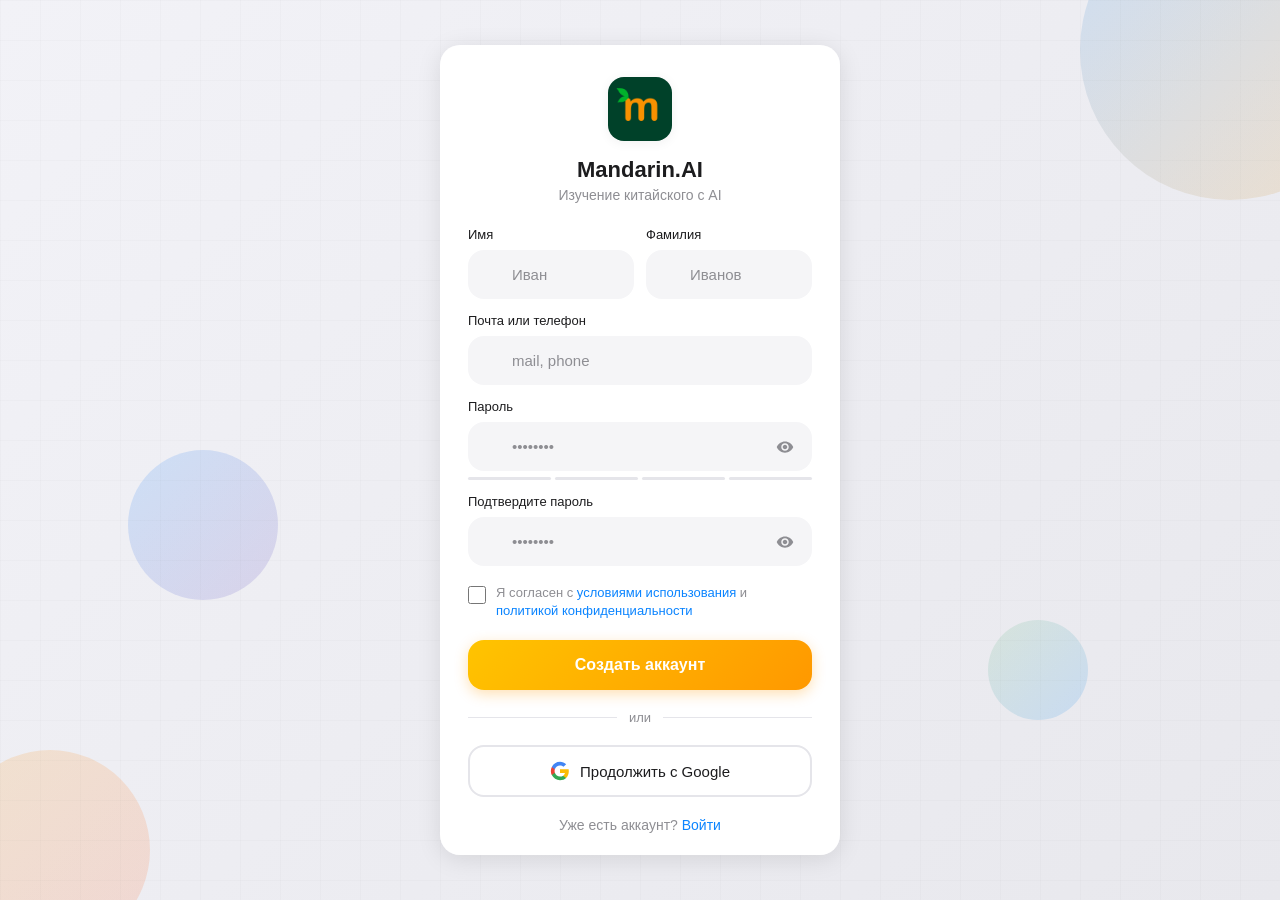
<file: docs/register.html>
<!DOCTYPE html>
<html lang="ru">
<head>
    <meta charset="UTF-8">
    <meta name="viewport" content="width=device-width, initial-scale=1.0, maximum-scale=1.0, user-scalable=no, viewport-fit=cover">
    <title>Регистрация — Mandarin.AI</title>
    <style>
        /* --- VARIABLES & RESET --- */
        :root {
            --bg-app: #F2F2F7;
            --bg-card: #FFFFFF;
            --bg-gray-light: #E5E5EA;
            --bg-gray-dark: #B8B8B8;
            --bg-input: #F5F5F7;
            --text-main: #1C1C1E;
            --text-sub: #8E8E93;
            --accent-blue: #0A84FF;
            --accent-orange: #FF9800;
            --accent-red: #E74C3C;
            --accent-green: #34C759;
            --radius-xl: 20px;
            --radius-md: 16px;
            --radius-sm: 12px;
            --shadow-soft: 0 2px 12px rgba(0,0,0,0.06);
            --shadow-medium: 0 4px 24px rgba(0,0,0,0.1);
            --anim-curve: cubic-bezier(0.25, 0.8, 0.25, 1);
        }

        * {
            box-sizing: border-box;
            margin: 0;
            padding: 0;
            -webkit-tap-highlight-color: transparent;
            font-family: PTSans-Regular, -apple-system, BlinkMacSystemFont, "SF Pro Text", "Segoe UI", Roboto, Helvetica, Arial, sans-serif;
        }

        body {
            background-color: var(--bg-app);
            color: var(--text-main);
            min-height: 100vh;
            display: flex;
            flex-direction: column;
            align-items: center;
            justify-content: center;
            padding: 24px;
            overflow: hidden;
            position: relative;
        }

        /* --- ANIMATED GEOMETRIC BACKGROUND --- */
        .bg-animation {
            position: fixed;
            top: 0;
            left: 0;
            width: 100%;
            height: 100%;
            z-index: -1;
            overflow: hidden;
            background: linear-gradient(135deg, #F2F2F7 0%, #E8E8ED 100%);
        }

        .geo-shape {
            position: absolute;
            border-radius: 50%;
            opacity: 0.15;
            animation: float 20s infinite ease-in-out;
            pointer-events: none;
        }

        .geo-shape:nth-child(1) {
            width: 300px;
            height: 300px;
            background: linear-gradient(135deg, var(--accent-blue), var(--accent-orange));
            top: -100px;
            right: -100px;
            animation-delay: 0s;
            animation-duration: 25s;
        }

        .geo-shape:nth-child(2) {
            width: 200px;
            height: 200px;
            background: linear-gradient(135deg, var(--accent-orange), #FF5722);
            bottom: -50px;
            left: -50px;
            animation-delay: -5s;
            animation-duration: 18s;
        }

        .geo-shape:nth-child(3) {
            width: 150px;
            height: 150px;
            background: linear-gradient(135deg, var(--accent-blue), #5E35B1);
            top: 50%;
            left: 10%;
            animation-delay: -10s;
            animation-duration: 22s;
        }

        .geo-shape:nth-child(4) {
            width: 100px;
            height: 100px;
            background: linear-gradient(135deg, #66BB6A, var(--accent-blue));
            bottom: 20%;
            right: 15%;
            animation-delay: -15s;
            animation-duration: 20s;
        }

        .geo-grid {
            position: absolute;
            top: 0;
            left: 0;
            width: 100%;
            height: 100%;
            background-image: 
                linear-gradient(rgba(28,28,30,0.03) 1px, transparent 1px),
                linear-gradient(90deg, rgba(28,28,30,0.03) 1px, transparent 1px);
            background-size: 40px 40px;
            animation: gridMove 30s linear infinite;
            opacity: 0.5;
        }

        @keyframes float {
            0%, 100% { transform: translate(0, 0) rotate(0deg) scale(1); }
            25% { transform: translate(20px, -20px) rotate(90deg) scale(1.05); }
            50% { transform: translate(-10px, 20px) rotate(180deg) scale(0.95); }
            75% { transform: translate(-20px, -10px) rotate(270deg) scale(1.02); }
        }

        @keyframes gridMove {
            0% { background-position: 0 0; }
            100% { background-position: 40px 40px; }
        }

        /* --- AUTH CARD --- */
        .auth-card {
            background: var(--bg-card);
            border-radius: var(--radius-xl);
            padding: 32px 28px;
            width: 100%;
            max-width: 400px;
            box-shadow: var(--shadow-medium);
            animation: cardEnter 0.4s var(--anim-curve);
            position: relative;
            z-index: 1;
            max-height: 90vh;
            overflow-y: auto;
        }

        @keyframes cardEnter {
            from { opacity: 0; transform: translateY(20px) scale(0.98); }
            to { opacity: 1; transform: translateY(0) scale(1); }
        }

        /* --- LOGO & HEADER --- */
        .auth-header {
            text-align: center;
            margin-bottom: 24px;
        }

        .app-logo {
            width: 64px;
            height: 64px;
            margin: 0 auto 16px;
            border-radius: var(--radius-md);
            display: flex;
            align-items: center;
            justify-content: center;
            box-shadow: var(--shadow-soft);
            object-fit: contain;
            background: var(--bg-gray-light);
        }

        .app-title {
            font-size: 22px;
            font-weight: 700;
            color: var(--text-main);
            margin-bottom: 4px;
        }

        .app-subtitle {
            font-size: 14px;
            color: var(--text-sub);
        }

        /* --- FORM --- */
        .form-group {
            margin-bottom: 14px;
        }

        .form-row-2 {
            display: grid;
            grid-template-columns: 1fr 1fr;
            gap: 12px;
        }

        .form-label {
            display: block;
            font-size: 13px;
            font-weight: 500;
            color: var(--text-main);
            margin-bottom: 8px;
        }

        .form-input {
            width: 100%;
            padding: 14px 16px;
            background: var(--bg-input);
            border: 2px solid transparent;
            border-radius: var(--radius-md);
            font-size: 15px;
            color: var(--text-main);
            outline: none;
            transition: border-color 0.2s, background 0.2s;
        }

        .form-input:focus {
            border-color: var(--accent-blue);
            background: var(--bg-card);
        }

        .form-input::placeholder {
            color: var(--text-sub);
        }

        .form-input.success {
            border-color: var(--accent-green);
        }

        /* --- PASSWORD STRENGTH --- */
        .password-strength {
            display: flex;
            gap: 4px;
            margin-top: 6px;
            height: 3px;
        }

        .strength-bar {
            flex: 1;
            height: 100%;
            background: var(--bg-gray-light);
            border-radius: 2px;
            transition: background 0.2s;
        }

        .strength-bar.weak { background: var(--accent-red); }
        .strength-bar.medium { background: var(--accent-orange); }
        .strength-bar.strong { background: var(--accent-green); }

        .strength-text {
            font-size: 11px;
            color: var(--text-sub);
            margin-top: 4px;
            text-align: right;
        }

        /* --- CHECKBOX --- */
        .terms-check {
            display: flex;
            align-items: flex-start;
            gap: 10px;
            margin: 18px 0 20px;
        }

        .terms-check input {
            width: 18px;
            height: 18px;
            margin-top: 2px;
            accent-color: var(--accent-blue);
            cursor: pointer;
            flex-shrink: 0;
        }

        .terms-check span {
            font-size: 13px;
            color: var(--text-sub);
            line-height: 1.4;
        }

        .terms-check a {
            color: var(--accent-blue);
            text-decoration: none;
        }

        .terms-check a:hover {
            text-decoration: underline;
        }

        /* --- BUTTONS --- */
        .btn-primary {
            width: 100%;
            padding: 16px;
            background: linear-gradient(135deg, #ffc400, #FF9800);
            color: white;
            border: none;
            border-radius: var(--radius-md);
            font-size: 16px;
            font-weight: 600;
            cursor: pointer;
            transition: transform 0.2s, box-shadow 0.2s, opacity 0.2s;
            box-shadow: 0 4px 14px rgba(255, 152, 0, 0.3);
        }

        .btn-primary:active {
            transform: scale(0.98);
            box-shadow: 0 2px 8px rgba(255, 152, 0, 0.2);
        }

        .btn-primary:disabled {
            opacity: 0.6;
            cursor: not-allowed;
            transform: none;
        }

        .btn-google {
            width: 100%;
            padding: 14px;
            background: var(--bg-card);
            color: var(--text-main);
            border: 2px solid var(--bg-gray-light);
            border-radius: var(--radius-md);
            font-size: 15px;
            font-weight: 500;
            cursor: pointer;
            display: flex;
            align-items: center;
            justify-content: center;
            gap: 10px;
            transition: background 0.2s, border-color 0.2s;
        }

        .btn-google:hover {
            background: var(--bg-input);
            border-color: var(--bg-gray-dark);
        }

        .btn-google svg {
            width: 20px;
            height: 20px;
        }

        /* --- DIVIDER --- */
        .divider {
            display: flex;
            align-items: center;
            gap: 12px;
            margin: 20px 0;
            color: var(--text-sub);
            font-size: 13px;
        }

        .divider::before,
        .divider::after {
            content: '';
            flex: 1;
            height: 1px;
            background: var(--bg-gray-light);
        }

        /* --- FOOTER --- */
        .auth-footer {
            text-align: center;
            margin-top: 20px;
            font-size: 14px;
            color: var(--text-sub);
        }

        .auth-footer a {
            color: var(--accent-blue);
            text-decoration: none;
            font-weight: 500;
        }

        .auth-footer a:hover {
            text-decoration: underline;
        }

        /* --- INPUT ICONS --- */
        .input-wrapper {
            position: relative;
        }

        .input-icon {
            position: absolute;
            left: 14px;
            top: 50%;
            transform: translateY(-50%);
            width: 18px;
            height: 18px;
            fill: var(--text-sub);
            pointer-events: none;
            transition: fill 0.2s;
        }

        .form-input.with-icon {
            padding-left: 42px;
        }

        .form-input:focus + .input-icon,
        .form-input.with-icon:focus ~ .input-icon {
            fill: var(--accent-blue);
        }

        /* --- ERROR STATE --- */
        .form-input.error {
            border-color: var(--accent-red);
            background: #FFF5F5;
        }

        .error-text {
            font-size: 12px;
            color: var(--accent-red);
            margin-top: 4px;
            display: none;
        }

        .error-text.visible {
            display: block;
        }

        /* --- PASSWORD TOGGLE --- */
        .password-toggle {
            position: absolute;
            right: 14px;
            top: 50%;
            transform: translateY(-50%);
            background: none;
            border: none;
            padding: 4px;
            cursor: pointer;
            display: flex;
            align-items: center;
            justify-content: center;
        }

        .password-toggle svg {
            width: 18px;
            height: 18px;
            fill: var(--text-sub);
            transition: fill 0.2s;
        }

        .password-toggle:hover svg {
            fill: var(--text-main);
        }

        .input-wrapper.with-toggle .form-input {
            padding-right: 42px;
        }

        /* --- RESPONSIVE --- */
        @media (max-height: 750px) {
            .auth-card {
                padding: 24px 20px;
                margin: 12px;
            }
            .auth-header {
                margin-bottom: 18px;
            }
            .form-row-2 {
                gap: 10px;
            }
        }

        @media (max-width: 380px) {
            .form-row-2 {
                grid-template-columns: 1fr;
            }
        }

        /* --- ANIMATIONS FOR INTERACTIONS --- */
        @keyframes shake {
            0%, 100% { transform: translateX(0); }
            20%, 60% { transform: translateX(-4px); }
            40%, 80% { transform: translateX(4px); }
        }

        .shake {
            animation: shake 0.3s ease-in-out;
        }

        @keyframes pulse {
            0%, 100% { opacity: 1; }
            50% { opacity: 0.6; }
        }

        .loading .btn-primary {
            position: relative;
            color: transparent;
        }

        .loading .btn-primary::after {
            content: '';
            position: absolute;
            width: 20px;
            height: 20px;
            border: 2px solid rgba(255,255,255,0.3);
            border-top-color: white;
            border-radius: 50%;
            animation: pulse 0.8s linear infinite;
            left: 50%;
            top: 50%;
            transform: translate(-50%, -50%);
        }

        /* --- GOOGLE BUTTON ICON COLORS --- */
        .google-icon {
            display: inline-flex;
        }
        .google-icon .red { fill: #EA4335; }
        .google-icon .blue { fill: #4285F4; }
        .google-icon .yellow { fill: #FBBC05; }
        .google-icon .green { fill: #34A853; }

        /* --- SCROLLBAR --- */
        .auth-card::-webkit-scrollbar {
            width: 4px;
        }
        .auth-card::-webkit-scrollbar-track {
            background: transparent;
        }
        .auth-card::-webkit-scrollbar-thumb {
            background: var(--bg-gray-dark);
            border-radius: 2px;
        }


        /* === 🍞 TOAST NOTIFICATIONS === */
        .toast-container {
            position: fixed;
            top: 16px;
            left: 50%;
            transform: translateX(-50%);
            z-index: 9999;
            display: flex;
            flex-direction: column;
            align-items: center;
            gap: 8px;
            pointer-events: none; /* Чтобы тосты не блокировали клики */
            width: 100%;
            max-width: 414px;
            padding: 0 16px;
            box-sizing: border-box;
        }

        .toast {
            pointer-events: auto;
            display: flex;
            align-items: center;
            justify-content: space-between;
            width: 100%;
            max-width: 360px;
            min-height: 56px;
            padding: 12px 14px;
            background: var(--bg-card, #FFFFFF);
            border-radius: 12px;
            box-shadow: 0 4px 20px rgba(0,0,0,0.15);
            border-left: 4px solid var(--accent-orange);
            animation: toastSlideIn 0.3s var(--anim-curve), toastFadeOut 0.3s ease forwards 4.7s;
            transition: transform 0.2s, opacity 0.2s;
        }

        .toast:hover {
            transform: translateY(-2px);
            box-shadow: 0 6px 24px rgba(0,0,0,0.2);
        }

        .toast.success {
            border-left-color: var(--accent-green, #34C759);
        }

        .toast.error {
            border-left-color: var(--accent-red, #E74C3C);
        }

        .toast.warning {
            border-left-color: #FF9800;
        }

        .toast-content {
            display: flex;
            align-items: center;
            gap: 10px;
            flex: 1;
            min-width: 0;
        }

        .toast-icon {
            flex-shrink: 0;
            width: 28px;
            height: 28px;
            border-radius: 8px;
            display: flex;
            align-items: center;
            justify-content: center;
            background: rgba(0,0,0,0.05);
        }

        .toast-icon svg {
            width: 18px;
            height: 18px;
        }

        .toast.success .toast-icon {
            background: rgba(52, 199, 89, 0.15);
            color: var(--accent-green);
        }

        .toast.error .toast-icon {
            background: rgba(231, 76, 60, 0.15);
            color: var(--accent-red);
        }

        .toast.warning .toast-icon {
            background: rgba(255, 152, 0, 0.15);
            color: #FF9800;
        }

        .toast-text {
            display: flex;
            flex-direction: column;
            gap: 2px;
            min-width: 0;
        }

        .toast-title {
            font-size: 13px;
            font-weight: 600;
            color: var(--text-main);
            white-space: nowrap;
            overflow: hidden;
            text-overflow: ellipsis;
        }

        .toast-desc {
            font-size: 11px;
            color: var(--text-sub);
            white-space: nowrap;
            overflow: hidden;
            text-overflow: ellipsis;
        }

        .toast-close {
            flex-shrink: 0;
            width: 28px;
            height: 28px;
            border: none;
            background: transparent;
            border-radius: 6px;
            display: flex;
            align-items: center;
            justify-content: center;
            cursor: pointer;
            color: var(--text-sub);
            transition: background 0.2s, color 0.2s;
        }

        .toast-close:hover {
            background: rgba(0,0,0,0.08);
            color: var(--text-main);
        }

        .toast-close svg {
            width: 16px;
            height: 16px;
        }

        /* Анимации */
        @keyframes toastSlideIn {
            from {
                opacity: 0;
                transform: translateY(-20px) scale(0.95);
            }
            to {
                opacity: 1;
                transform: translateY(0) scale(1);
            }
        }

        @keyframes toastFadeOut {
            to {
                opacity: 0;
                transform: translateY(-10px);
                pointer-events: none;
            }
        }

        /* Тёмная тема */
        [data-theme="dark"] .toast {
            background: var(--bg-card, #2C2C2E);
            box-shadow: 0 4px 20px rgba(0,0,0,0.4);
        }

        [data-theme="dark"] .toast-icon {
            background: rgba(255,255,255,0.1);
        }

        [data-theme="dark"] .toast-close:hover {
            background: rgba(255,255,255,0.15);
        }

        /* Мобильная адаптация */
        @media (max-width: 375px) {
            .toast {
                min-height: 52px;
                padding: 10px 12px;
            }
            .toast-title {
                font-size: 12px;
            }
            .toast-desc {
                font-size: 10px;
            }
        }


    </style>
</head>
<body>

    <!-- Animated Background -->
    <div class="bg-animation">
        <div class="geo-shape"></div>
        <div class="geo-shape"></div>
        <div class="geo-shape"></div>
        <div class="geo-shape"></div>
        <div class="geo-grid"></div>
    </div>

    <!-- Auth Card -->
    <main class="auth-card">
        
        <!-- Header -->
        <header class="auth-header">
            <img src="../addons/logo_%231.png" class="app-logo" alt="Mandarin.AI">
            <h1 class="app-title">Mandarin.AI</h1>
            <p class="app-subtitle">Изучение китайского с AI</p>
        </header>

        <!-- Form -->
        <form id="registerForm" novalidate>
            
            <!-- Name Fields (Row) -->
            <div class="form-row-2">
                <div class="form-group">
                    <label class="form-label" for="firstName">Имя</label>
                    <div class="input-wrapper">
                        <svg class="input-icon" viewBox="0 0 24 24">
                            <path d="M12 12c2.21 0 4-1.79 4-4s-1.79-4-4-4-4 1.79-4 4 1.79 4 4 4zm0 2c-2.67 0-8 1.34-8 4v2h16v-2c0-2.66-5.33-4-8-4z"/>
                        </svg>
                        <input 
                            type="text" 
                            class="form-input with-icon" 
                            id="firstName"
                            placeholder="Иван"
                            autocomplete="given-name"
                            required
                            minlength="2"
                            maxlength="50"
                        >
                    </div>
                    <span class="error-text" id="firstNameError">Минимум 2 символа</span>
                </div>

                <div class="form-group">
                    <label class="form-label" for="lastName">Фамилия</label>
                    <div class="input-wrapper">
                        <svg class="input-icon" viewBox="0 0 24 24">
                            <path d="M12 12c2.21 0 4-1.79 4-4s-1.79-4-4-4-4 1.79-4 4 1.79 4 4 4zm0 2c-2.67 0-8 1.34-8 4v2h16v-2c0-2.66-5.33-4-8-4z"/>
                        </svg>
                        <input 
                            type="text" 
                            class="form-input with-icon" 
                            id="lastName"
                            placeholder="Иванов"
                            autocomplete="family-name"
                            required
                            minlength="2"
                            maxlength="50"
                        >
                    </div>
                    <span class="error-text" id="lastNameError">Минимум 2 символа</span>
                </div>
            </div>

            <!-- Email/Phone Input -->
            <div class="form-group">
                <label class="form-label" for="contact">Почта или телефон</label>
                <div class="input-wrapper">
                    <svg class="input-icon" viewBox="0 0 24 24">
                        <path d="M20 4H4c-1.1 0-1.99.9-1.99 2L2 18c0 1.1.9 2 2 2h16c1.1 0 2-.9 2-2V6c0-1.1-.9-2-2-2zm0 4l-8 5-8-5V6l8 5 8-5v2z"/>
                    </svg>
                    <input 
                        type="text" 
                        class="form-input with-icon" 
                        id="contact"
                        placeholder="mail, phone"
                        autocomplete="email tel"
                        required
                    >
                </div>
                <span class="error-text" id="contactError">Введите корректный email или телефон</span>
            </div>

            <!-- Password Input -->
            <div class="form-group">
                <label class="form-label" for="password">Пароль</label>
                <div class="input-wrapper with-toggle">
                    <svg class="input-icon" viewBox="0 0 24 24">
                        <path d="M18 8h-1V6c0-2.76-2.24-5-5-5S7 3.24 7 6v2H6c-1.1 0-2 .9-2 2v10c0 1.1.9 2 2 2h12c1.1 0 2-.9 2-2V10c0-1.1-.9-2-2-2zm-6 9c-1.1 0-2-.9-2-2s.9-2 2-2 2 .9 2 2-.9 2-2 2zm3.1-9H8.9V6c0-1.71 1.39-3.1 3.1-3.1 1.71 0 3.1 1.39 3.1 3.1v2z"/>
                    </svg>
                    <input 
                        type="password" 
                        class="form-input with-icon" 
                        id="password"
                        placeholder="••••••••"
                        autocomplete="new-password"
                        required
                        minlength="8"
                    >
                    <button type="button" class="password-toggle" id="togglePassword" aria-label="Показать пароль">
                        <svg viewBox="0 0 24 24" id="eyeIcon">
                            <path d="M12 4.5C7 4.5 2.73 7.61 1 12c1.73 4.39 6 7.5 11 7.5s9.27-3.11 11-7.5c-1.73-4.39-6-7.5-11-7.5zM12 17c-2.76 0-5-2.24-5-5s2.24-5 5-5 5 2.24 5 5-2.24 5-5 5zm0-8c-1.66 0-3 1.34-3 3s1.34 3 3 3 3-1.34 3-3-1.34-3-3-3z"/>
                        </svg>
                    </button>
                </div>
                <div class="password-strength" id="passwordStrength">
                    <div class="strength-bar" data-level="1"></div>
                    <div class="strength-bar" data-level="2"></div>
                    <div class="strength-bar" data-level="3"></div>
                    <div class="strength-bar" data-level="4"></div>
                </div>
                <span class="strength-text" id="strengthText"></span>
                <span class="error-text" id="passwordError">Минимум 8 символов</span>
            </div>

            <!-- Confirm Password Input -->
            <div class="form-group">
                <label class="form-label" for="confirmPassword">Подтвердите пароль</label>
                <div class="input-wrapper with-toggle">
                    <svg class="input-icon" viewBox="0 0 24 24">
                        <path d="M18 8h-1V6c0-2.76-2.24-5-5-5S7 3.24 7 6v2H6c-1.1 0-2 .9-2 2v10c0 1.1.9 2 2 2h12c1.1 0 2-.9 2-2V10c0-1.1-.9-2-2-2zm-6 9c-1.1 0-2-.9-2-2s.9-2 2-2 2 .9 2 2-.9 2-2 2zm3.1-9H8.9V6c0-1.71 1.39-3.1 3.1-3.1 1.71 0 3.1 1.39 3.1 3.1v2z"/>
                    </svg>
                    <input 
                        type="password" 
                        class="form-input with-icon" 
                        id="confirmPassword"
                        placeholder="••••••••"
                        autocomplete="new-password"
                        required
                    >
                    <button type="button" class="password-toggle" id="toggleConfirm" aria-label="Показать пароль">
                        <svg viewBox="0 0 24 24">
                            <path d="M12 4.5C7 4.5 2.73 7.61 1 12c1.73 4.39 6 7.5 11 7.5s9.27-3.11 11-7.5c-1.73-4.39-6-7.5-11-7.5zM12 17c-2.76 0-5-2.24-5-5s2.24-5 5-5 5 2.24 5 5-2.24 5-5 5zm0-8c-1.66 0-3 1.34-3 3s1.34 3 3 3 3-1.34 3-3-1.34-3-3-3z"/>
                        </svg>
                    </button>
                </div>
                <span class="error-text" id="confirmError">Пароли не совпадают</span>
            </div>

            <!-- Terms Checkbox -->
            <label class="terms-check">
                <input type="checkbox" id="terms" required>
                <span>Я согласен с <a href="#">условиями использования</a> и <a href="#">политикой конфиденциальности</a></span>
            </label>
            <span class="error-text" id="termsError" style="margin-top: -16px; margin-bottom: 4px;">Необходимо согласие</span>

            <!-- Register Button -->
            <button type="submit" class="btn-primary" id="registerBtn">
                Создать аккаунт
            </button>

        </form>

        <!-- Divider -->
        <div class="divider">или</div>

        <!-- Google Sign Up -->
        <button class="btn-google" id="googleBtn">
            <svg class="google-icon" viewBox="0 0 24 24">
                <path class="yellow" d="M22.56 12.25c0-.78-.07-1.53-.2-2.25H12v4.26h5.92c-.26 1.37-1.04 2.53-2.21 3.31v2.77h3.57c2.08-1.92 3.28-4.74 3.28-8.09z"/>
                <path class="green" d="M12 23c2.97 0 5.46-.98 7.28-2.66l-3.57-2.77c-.98.66-2.23 1.06-3.71 1.06-2.86 0-5.29-1.93-6.16-4.53H2.18v2.84C3.99 20.53 7.7 23 12 23z"/>
                <path class="red" d="M5.84 14.09c-.22-.66-.35-1.36-.35-2.09s.13-1.43.35-2.09V7.07H2.18C1.43 8.55 1 10.22 1 12s.43 3.45 1.18 4.93l2.85-2.22.81-.62z"/>
                <path class="blue" d="M12 5.38c1.62 0 3.06.56 4.21 1.64l3.15-3.15C17.45 2.09 14.97 1 12 1 7.7 1 3.99 3.47 2.18 7.07l3.66 2.84c.87-2.6 3.3-4.53 6.16-4.53z"/>
            </svg>
            Продолжить с Google
        </button>

        <!-- Footer -->
        <footer class="auth-footer">
            Уже есть аккаунт? <a href="login.html">Войти</a>
        </footer>

    </main>

    <script src="./js/client.js"></script>

    <script>

        const HOST = window.API_HOST;

        const form = document.getElementById('registerForm');
        const registerBtn = document.getElementById('registerBtn');
        const googleBtn = document.getElementById('googleBtn');
        
        // Inputs
        const firstName = document.getElementById('firstName');
        const lastName = document.getElementById('lastName');
        const contact = document.getElementById('contact');
        const password = document.getElementById('password');
        const confirmPassword = document.getElementById('confirmPassword');
        const terms = document.getElementById('terms');
        
        // Errors
        const errors = {
            firstName: document.getElementById('firstNameError'),
            lastName: document.getElementById('lastNameError'),
            contact: document.getElementById('contactError'),
            password: document.getElementById('passwordError'),
            confirm: document.getElementById('confirmError'),
            terms: document.getElementById('termsError')
        };

        // Password strength
        const strengthBars = document.querySelectorAll('.strength-bar');
        const strengthText = document.getElementById('strengthText');


        /**
         * Показывает красивое уведомление (toast)
         * @param {'success'|'error'|'warning'} type - Тип уведомления
         * @param {string} title - Заголовок
         * @param {string} [description] - Описание (опционально)
         * @param {number} [duration=5000] - Время показа в мс
         */
        function showToast(type, title, description = '', duration = 5000) {
            const container = document.getElementById('toast-container');
            if (!container) return;

            // Иконки для разных типов
            const icons = {
                success: `<svg viewBox="0 0 24 24" fill="none" stroke="currentColor" stroke-width="2"><path d="M20 6L9 17l-5-5"/></svg>`,
                error: `<svg viewBox="0 0 24 24" fill="none" stroke="currentColor" stroke-width="2"><path d="M12 9v4m0 4h.01M21 12a9 9 0 11-18 0 9 9 0 0118 0z"/></svg>`,
                warning: `<svg viewBox="0 0 24 24" fill="none" stroke="currentColor" stroke-width="2"><path d="M12 9v2m0 4h.01m-6.938 4h13.856c1.54 0 2.502-1.667 1.732-3L13.732 4c-.77-1.333-2.694-1.333-3.464 0L3.34 16c-.77 1.333.192 3 1.732 3z"/></svg>`
            };

            const toast = document.createElement('div');
            toast.className = `toast ${type}`;
            toast.setAttribute('role', 'alert');
            
            toast.innerHTML = `
                <div class="toast-content">
                    <div class="toast-icon">${icons[type] || icons.warning}</div>
                    <div class="toast-text">
                        <span class="toast-title">${title}</span>
                        ${description ? `<span class="toast-desc">${description}</span>` : ''}
                    </div>
                </div>
                <button class="toast-close" aria-label="Закрыть">
                    <svg viewBox="0 0 24 24" fill="none" stroke="currentColor" stroke-width="2"><path d="M6 18L18 6M6 6l12 12"/></svg>
                </button>
            `;

            // Кнопка закрытия
            const closeBtn = toast.querySelector('.toast-close');
            const removeToast = () => {
                toast.style.opacity = '0';
                toast.style.transform = 'translateY(-10px)';
                setTimeout(() => toast.remove(), 200);
            };
            
            closeBtn.addEventListener('click', removeToast);
            
            // Закрытие по тапу на тост (опционально)
            toast.addEventListener('click', (e) => {
                if (e.target === toast || e.target === closeBtn) removeToast();
            });

            // Авто-удаление
            if (duration > 0) {
                setTimeout(removeToast, duration);
            }

            container.appendChild(toast);
            
            // Ограничение: не больше 3 тостов одновременно
            const toasts = container.querySelectorAll('.toast');
            if (toasts.length > 3) {
                toasts[0].remove();
            }
        }


        // Toggle password visibility
        function setupToggle(toggleBtn, input) {
            toggleBtn.addEventListener('click', () => {
                const type = input.type === 'password' ? 'text' : 'password';
                input.type = type;
                toggleBtn.setAttribute('aria-label', type === 'password' ? 'Показать пароль' : 'Скрыть пароль');
            });
        }
        setupToggle(document.getElementById('togglePassword'), password);
        setupToggle(document.getElementById('toggleConfirm'), confirmPassword);

        // Validation helpers
        const validators = {
            name: (val) => /^[а-яА-ЯёЁa-zA-Z\-']{2,50}$/.test(val.trim()),
            contact: (val) => {
                if (val.includes('@')) {
                    return /^[^\s@]+@[^\s@]+\.[^\s@]+$/.test(val);
                }
                return /^[\d+\s()-]{10,}$/.test(val) && val.replace(/\D/g, '').length >= 10;
            },
            password: (val) => val.length >= 8
        };

        // Password strength calculator
        function calculateStrength(pwd) {
            let score = 0;
            if (pwd.length >= 8) score++;
            if (pwd.length >= 12) score++;
            if (/[a-z]/.test(pwd) && /[A-Z]/.test(pwd)) score++;
            if (/\d/.test(pwd)) score++;
            if (/[^a-zA-Z0-9]/.test(pwd)) score++;
            return Math.min(score, 4);
        }

        function updateStrengthUI(score) {
            strengthBars.forEach((bar, i) => {
                bar.className = 'strength-bar';
                if (i < score) {
                    if (score <= 2) bar.classList.add('weak');
                    else if (score === 3) bar.classList.add('medium');
                    else bar.classList.add('strong');
                }
            });
            const labels = ['', 'Слабый', 'Средний', 'Хороший', 'Отличный'];
            strengthText.textContent = labels[score] || '';
            strengthText.style.color = score <= 2 ? 'var(--accent-red)' : score === 3 ? 'var(--accent-orange)' : 'var(--accent-green)';
        }

        // Real-time validation
        function validateField(input, errorEl, validator, message) {
            input.addEventListener('blur', () => {
                if (input.value && !validator(input.value)) {
                    input.classList.add('error');
                    input.classList.remove('success');
                    errorEl.textContent = message;
                    errorEl.classList.add('visible');
                } else if (input.value) {
                    input.classList.remove('error');
                    input.classList.add('success');
                    errorEl.classList.remove('visible');
                }
            });
            input.addEventListener('input', () => {
                input.classList.remove('error', 'success');
                errorEl.classList.remove('visible');
            });
        }

        validateField(firstName, errors.firstName, validators.name, 'Минимум 2 буквы');
        validateField(lastName, errors.lastName, validators.name, 'Минимум 2 буквы');
        validateField(contact, errors.contact, validators.contact, 'Некорректный формат');
        validateField(password, errors.password, validators.password, 'Минимум 8 символов');

        // Password strength live update
        password.addEventListener('input', () => {
            if (password.value) {
                const score = calculateStrength(password.value);
                updateStrengthUI(score);
            } else {
                strengthBars.forEach(b => b.className = 'strength-bar');
                strengthText.textContent = '';
            }
            // Re-check match
            if (confirmPassword.value) checkMatch();
        });

        // Password match validation
        function checkMatch() {
            if (confirmPassword.value && password.value !== confirmPassword.value) {
                confirmPassword.classList.add('error');
                errors.confirm.classList.add('visible');
                return false;
            } else if (confirmPassword.value) {
                confirmPassword.classList.remove('error');
                confirmPassword.classList.add('success');
                errors.confirm.classList.remove('visible');
                return true;
            }
            return null;
        }

        confirmPassword.addEventListener('input', checkMatch);
        confirmPassword.addEventListener('blur', checkMatch);

        // Form submit
        form.addEventListener('submit', async (e) => {
            e.preventDefault();
            
            let valid = true;
            // ... (тут оставь всю свою валидацию, которая была раньше) ...
            // если валидация не прошла, return;

            if (!valid) return;
            
            // собираем данные
            const formData = {
                firstName: firstName.value,
                lastName: lastName.value,
                contact: contact.value,
                password: password.value
            };

            // блокируем кнопку
            registerBtn.disabled = true;
            form.classList.add('loading');
            
            try {
                // отправляем на наш новый сервер
                const response = await fetch(`http://${HOST}:8002/register`, {
                    method: 'POST',
                    headers: { 'Content-Type': 'application/json' },
                    body: JSON.stringify(formData)
                });

                const result = await response.json();

                if (response.ok) {
                    showToast('success', 'Успех', 'Регистрация успешна! теперь войдите.');
                    setTimeout(() => {
                        window.location.href = 'login.html';
                    }, 1000);
                } else {
                    showToast('error', 'Ошибка авторизации', `${result.detail}`);
                }
            } catch (err) {
                console.error(err);
                showToast('error', 'Ошибка соединения', 'Проверьте интернет и попробуйте снова');
            } finally {
                form.classList.remove('loading');
                registerBtn.disabled = false;
            }
        });

        // Terms checkbox error hide
        terms.addEventListener('change', () => {
            if (terms.checked) errors.terms.classList.remove('visible');
        });

        // Google sign up
        googleBtn.addEventListener('click', () => {
            googleBtn.style.transform = 'scale(0.98)';
            setTimeout(() => {
                googleBtn.style.transform = 'scale(1)';
                showToast('error', 'Google', 'Переход на вторизацию');
            }, 150);
        });

        // Smooth entrance for inputs
        document.addEventListener('DOMContentLoaded', () => {
            const inputs = document.querySelectorAll('.form-input');
            inputs.forEach((input, index) => {
                input.style.animation = `cardEnter 0.3s var(--anim-curve) ${index * 0.08 + 0.2}s both`;
            });
        });
    </script>

    <!-- === 🍞 TOAST NOTIFICATIONS CONTAINER === -->
    <div id="toast-container" class="toast-container" aria-live="polite" aria-atomic="true"></div>

</body>
</html>
</file>
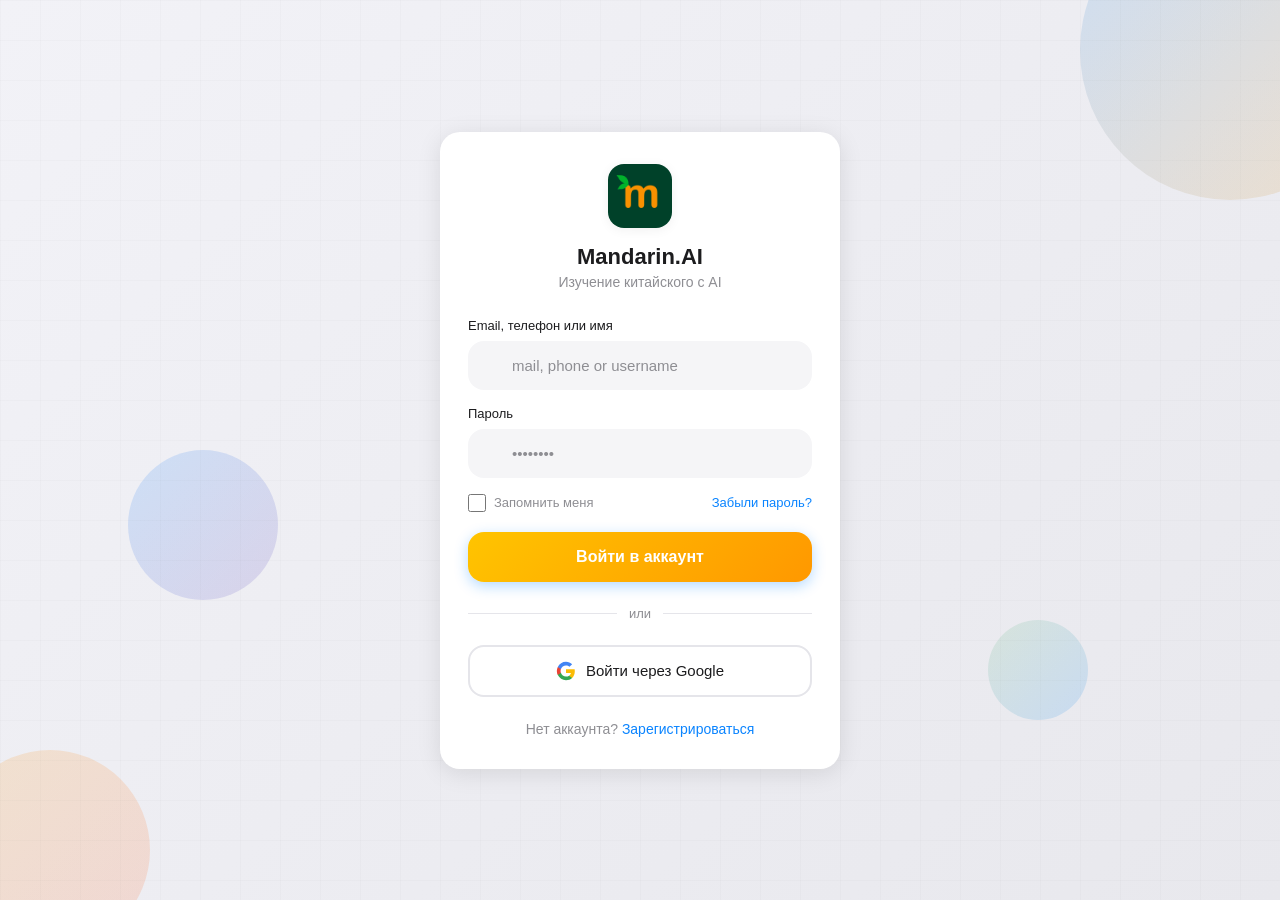
<file: docs/test.html>
<!DOCTYPE html>
<html lang="ru">
<head>
    <meta charset="UTF-8">

    <!-- 📱 КРИТИЧНО ДЛЯ МОБИЛЬНЫХ БРАУЗЕРОВ -->
    <meta name="viewport" content="width=device-width, initial-scale=1.0, maximum-scale=1.0, user-scalable=no, viewport-fit=cover">
    <meta name="apple-mobile-web-app-capable" content="yes">
    <meta name="apple-mobile-web-app-status-bar-style" content="black-translucent">
    <meta name="theme-color" content="#F2F2F7" media="(prefers-color-scheme: light)">
    <meta name="theme-color" content="#1C1C1E" media="(prefers-color-scheme: dark)">

    <title>Тест уровня — Mandarin.AI</title>
    <link rel="stylesheet" href="css/style_test.css">
</head>
<body>

    <!-- Animated Background -->
    <div class="bg-animation">
        <div class="geo-shape"></div>
        <div class="geo-shape"></div>
        <div class="geo-shape"></div>
        <div class="geo-grid"></div>
    </div>

    <!-- Test Card -->
    <main class="test-card">
        
        <!-- Start Screen -->
        <div class="screen start-screen active" id="startScreen">
            <div class="app-logo">
                <img src="../addons/logo_%231.png" alt="Logo">
            </div>
            <h1 class="start-title">Тест уровня китайского</h1>
            <p class="start-desc">10 заданий на проверку лексики, грамматики, аудирования и говорения. Займёт около 5-7 минут.</p>
            
            <div class="start-stats">
                <div class="stat-item">
                    <div class="stat-value">10</div>
                    <div class="stat-label">Заданий</div>
                </div>
                <div class="stat-item">
                    <div class="stat-value">4</div>
                    <div class="stat-label">Раздела</div>
                </div>
                <div class="stat-item">
                    <div class="stat-value">5-7</div>
                    <div class="stat-label">Минут</div>
                </div>
                <div class="stat-item">
                    <div class="stat-value">70+</div>
                    <div class="stat-label">Для уровня HSKK3</div>
                </div>
            </div>
            
            <button class="btn-start" id="startBtn">Начать тест</button>
            <button class="btn-skip" id="skipBtn">Пропустить</button>
        </div>

        <!-- Error Screen -->
        <div class="screen error-state" id="errorScreen">
            <svg viewBox="0 0 24 24" fill="currentColor">
                <path d="M12 2C6.48 2 2 6.48 2 12s4.48 10 10 10 10-4.48 10-10S17.52 2 12 2zm1 15h-2v-2h2v2zm0-4h-2V7h2v6z"/>
            </svg>
            <p>Не удалось загрузить задания</p>
            <button class="btn-retry" id="retryBtn">Попробовать снова</button>
        </div>

        <!-- Question Screen -->
        <div class="screen" id="questionScreen">
            <!-- Header -->
            <header class="test-header">
                <span class="test-title">Тестирование</span>
                <div class="progress-container">
                    <span class="progress-text"><span id="currentNum">1</span>/<span id="totalNum">10</span></span>
                    <div class="progress-bar">
                        <div class="progress-fill" id="progressFill" style="width:10%"></div>
                    </div>
                </div>
            </header>

            <!-- Category Badge -->
            <div class="category-badge" id="categoryBadge">
                <svg viewBox="0 0 24 24"><path d="M12 2C6.48 2 2 6.48 2 12s4.48 10 10 10 10-4.48 10-10S17.52 2 12 2zm1 15h-2v-2h2v2zm0-4h-2V7h2v6z"/></svg>
                <span id="categoryText">Лексика</span>
            </div>

            <!-- Question Box -->
            <div class="question-box">
                <p class="question-text" id="questionText">Загрузка...</p>
                <div id="audioContainer" style="display:none;width:100%"></div>
                <div id="recordContainer" style="display:none;width:100%"></div>
            </div>

            <!-- Explanation (shown after answer) -->
            <div class="explanation-box" id="explanationBox">
                <span class="explanation-label">💡 Объяснение:</span>
                <span id="explanationText">...</span>
            </div>

            <!-- Options -->
            <div class="options-list" id="optionsList"></div>

            <!-- Navigation -->
            <div class="nav-buttons">
                <button class="btn-nav btn-prev" id="prevBtn" disabled>
                    <svg width="16" height="16" viewBox="0 0 24 24" fill="currentColor"><path d="M20 11H7.83l5.59-5.59L12 4l-8 8 8 8 1.41-1.41L7.83 13H20v-2z"/></svg>
                    Назад
                </button>
                <button class="btn-nav btn-next" id="nextBtn">
                    Далее
                    <svg width="16" height="16" viewBox="0 0 24 24" fill="currentColor"><path d="M12 4l-1.41 1.41L16.17 11H4v2h12.17l-5.58 5.59L12 20l8-8z"/></svg>
                </button>
                <button class="btn-nav btn-submit" id="submitBtn" style="display:none">
                    Завершить
                    <svg width="16" height="16" viewBox="0 0 24 24" fill="currentColor"><path d="M9 16.17L4.83 12l-1.42 1.41L9 19 21 7l-1.41-1.41z"/></svg>
                </button>
            </div>
        </div>

        <!-- Results Screen -->
        <div class="screen results-screen" id="resultsScreen">
            <div class="result-icon" id="resultIcon">🎉</div>
            <h2 class="result-title" id="resultTitle">Отлично!</h2>
            <p style="color:var(--text-sub);margin-bottom:8px">Ваш результат:</p>
            <div class="result-score" id="resultScore">85/100</div>
            <div class="result-level" id="resultLevel">Уровень B1</div>
            
            <div class="result-breakdown">
                <div class="breakdown-item">
                    <span class="breakdown-label">
                        <span style="width:8px;height:8px;border-radius:50%;background:#1976D2"></span>
                        Лексика
                    </span>
                    <span class="breakdown-score" id="scoreVocab">28/30</span>
                </div>
                <div class="breakdown-item">
                    <span class="breakdown-label">
                        <span style="width:8px;height:8px;border-radius:50%;background:#F57C00"></span>
                        Грамматика
                    </span>
                    <span class="breakdown-score" id="scoreGrammar">22/30</span>
                </div>
                <div class="breakdown-item">
                    <span class="breakdown-label">
                        <span style="width:8px;height:8px;border-radius:50%;background:#388E3C"></span>
                        Аудирование
                    </span>
                    <span class="breakdown-score" id="scoreListening">18/20</span>
                </div>
                <div class="breakdown-item">
                    <span class="breakdown-label">
                        <span style="width:8px;height:8px;border-radius:50%;background:#7B1FA2"></span>
                        Говорение
                    </span>
                    <span class="breakdown-score" id="scoreSpeaking">17/20</span>
                </div>
            </div>

            <div class="result-actions">
                <button class="btn-continue" id="continueBtn">Продолжить обучение</button>
                <button class="btn-restart" id="restartBtn">Пройти тест ещё раз</button>
            </div>
        </div>

    </main>

    <script src="./js/client.js"></script>

    <script>
        // === STATE ===
        const HOST = window.API_HOST; 

        let testData = null;
        let currentTaskIndex = 0;
        let userAnswers = {};
        let taskScores = {};
        let isRecording = false;
        const API_URL = `http://${HOST}:8002`;
        let userId = localStorage.getItem('currentUserId');

        // === DOM ELEMENTS ===
        const screens = {
            start: document.getElementById('startScreen'),
            error: document.getElementById('errorScreen'),
            question: document.getElementById('questionScreen'),
            results: document.getElementById('resultsScreen')
        };

        const elements = {
            startBtn: document.getElementById('startBtn'),
            retryBtn: document.getElementById('retryBtn'),
            questionText: document.getElementById('questionText'),
            explanationText: document.getElementById('explanationText'),
            explanationBox: document.getElementById('explanationBox'),
            optionsList: document.getElementById('optionsList'),
            audioContainer: document.getElementById('audioContainer'),
            recordContainer: document.getElementById('recordContainer'),
            categoryBadge: document.getElementById('categoryBadge'),
            categoryText: document.getElementById('categoryText'),
            currentNum: document.getElementById('currentNum'),
            totalNum: document.getElementById('totalNum'),
            progressFill: document.getElementById('progressFill'),
            prevBtn: document.getElementById('prevBtn'),
            nextBtn: document.getElementById('nextBtn'),
            submitBtn: document.getElementById('submitBtn'),
            continueBtn: document.getElementById('continueBtn'),
            restartBtn: document.getElementById('restartBtn'),
            // Results
            resultIcon: document.getElementById('resultIcon'),
            resultTitle: document.getElementById('resultTitle'),
            resultScore: document.getElementById('resultScore'),
            resultLevel: document.getElementById('resultLevel'),
            scoreVocab: document.getElementById('scoreVocab'),
            scoreGrammar: document.getElementById('scoreGrammar'),
            scoreListening: document.getElementById('scoreListening'),
            scoreSpeaking: document.getElementById('scoreSpeaking')
        };

        // === INIT ===
        document.addEventListener('DOMContentLoaded', () => {
            // Проверка авторизации
            if (!userId) window.location.href = 'login.html';
            setupEventListeners();
        });

        function setupEventListeners() {
            elements.startBtn.addEventListener('click', startTest);
            elements.retryBtn.addEventListener('click', startTest);
            elements.prevBtn.addEventListener('click', goToPrevTask);
            elements.nextBtn.addEventListener('click', goToNextTask);
            elements.submitBtn.addEventListener('click', showResults);
            elements.restartBtn.addEventListener('click', restartTest);
            elements.continueBtn.addEventListener('click', () => {});
        }

        function showScreen(screenName) {
            Object.values(screens).forEach(screen => screen.classList.remove('active'));
            screens[screenName].classList.add('active');
        }

        // === LOAD DATA ===
        async function loadTestData() {
            try {
                const response = await fetch('../tasks.json');
                if (!response.ok) throw new Error('HTTP ' + response.status);
                testData = await response.json();
                return true;
            } catch (error) {
                console.error('Ошибка загрузки tasks.json:', error);
                return false;
            }
        }

        // === КНОПКА ПРОПУСКА ===
        document.getElementById('skipBtn').addEventListener('click', async () => {
            const btn = document.getElementById('skipBtn');
            btn.textContent = 'Сохранение...';
            
            // Устанавливаем HSK 1 в БД
            await fetch(`${API_URL}/profile/${userId}/level`, {
                method: 'PUT',
                headers: {'Content-Type': 'application/json'},
                body: JSON.stringify({ level: 1 })
            });

            window.location.href = 'topics-choise.html';
        });

        // === КНОПКА ДАЛЕЕ ===
        document.getElementById('continueBtn').addEventListener('click', async () => {
            const btn = document.getElementById('continueBtn');
            btn.textContent = 'Сохранение...';

            window.location.href = 'topics-choise.html';
        });

        // === TEST FLOW ===
        async function startTest() {
            elements.startBtn.disabled = true;
            
            const loaded = await loadTestData();
            
            if (!loaded || !testData?.tasks?.length) {
                showScreen('error');
                elements.startBtn.disabled = false;
                return;
            }
            
            // Init UI
            elements.totalNum.textContent = testData.tasks.length;
            currentTaskIndex = 0;
            userAnswers = {};
            taskScores = {};
            
            showScreen('question');
            loadTask(0);
        }

        function loadTask(index) {
            const task = testData.tasks[index];
            currentTaskIndex = index;
            
            // Update progress
            elements.currentNum.textContent = index + 1;
            elements.progressFill.style.width = `${((index + 1) / testData.tasks.length) * 100}%`;
            
            // Category badge
            const categoryMap = {
                vocabulary: { class: 'vocabulary', text: 'Лексика' },
                grammar: { class: 'grammar', text: 'Грамматика' },
                listening: { class: 'listening', text: 'Аудирование' },
                speaking: { class: 'speaking', text: 'Говорение' }
            };
            const cat = categoryMap[task.category] || categoryMap.vocabulary;
            elements.categoryBadge.className = `category-badge ${cat.class}`;
            elements.categoryText.textContent = cat.text;
            
            // Question
            elements.questionText.textContent = task.question;
            elements.explanationText.textContent = task.explanation;
            elements.explanationBox.classList.remove('visible');
            
            // Clear containers
            elements.optionsList.innerHTML = '';
            elements.audioContainer.style.display = 'none';
            elements.recordContainer.style.display = 'none';
            
            // Render by type
            if (task.type === 'audio-choice') {
                renderAudioPlayer(task);
            } else if (task.type === 'voice-record') {
                renderVoiceRecorder(task);
            } else {
                renderOptions(task);
            }
            
            // Navigation buttons
            elements.prevBtn.disabled = index === 0;
            if (index === testData.tasks.length - 1) {
                elements.nextBtn.style.display = 'none';
                elements.submitBtn.style.display = 'flex';
            } else {
                elements.nextBtn.style.display = 'flex';
                elements.submitBtn.style.display = 'none';
            }
            
            // Restore answer state if returning to task
            if (userAnswers[task.id] !== undefined && task.type !== 'voice-record') {
                highlightAnswer(task, userAnswers[task.id]);
                showExplanation();
                console.log("huy");
            }
        }

        function renderOptions(task) {
            task.options.forEach((option, i) => {
                const btn = document.createElement('button');
                btn.className = 'option-btn';
                btn.innerHTML = `<span class="option-letter">${String.fromCharCode(65 + i)}</span>${option}`;
                btn.addEventListener('click', () => handleAnswer(task, i, btn));
                elements.optionsList.appendChild(btn);
            });
        }

        function renderAudioPlayer(task) {
            elements.audioContainer.style.display = 'block';
            
            // Проверка наличия аудио
            if (!task.audioUrl) {
                elements.audioContainer.innerHTML = `<p style="color:var(--text-sub);font-size:12px">⚠️ Аудио не найдено</p>`;
                renderOptions(task);
                return;
            }
            
            elements.audioContainer.innerHTML = `
                <div class="audio-player">
                    <button class="audio-btn" id="playAudio" aria-label="Воспроизвести">
                        <svg viewBox="0 0 24 24" id="playIcon"><path d="M8 5v14l11-7z"/></svg>
                        <svg viewBox="0 0 24 24" id="pauseIcon" style="display:none"><path d="M6 19h4V5H6v14zm8-14v14h4V5h-4z"/></svg>
                    </button>
                    <div class="audio-wave" id="audioWave">
                        <span></span><span></span><span></span><span></span>
                    </div>
                    <span class="audio-text">🔊 ${task.audioText || 'Аудиозадание'}</span>
                    <audio id="audioElement" src="${task.audioUrl}" preload="auto"></audio>
                </div>
            `;
            
            const audio = document.getElementById('audioElement');
            const playBtn = document.getElementById('playAudio');
            const playIcon = document.getElementById('playIcon');
            const pauseIcon = document.getElementById('pauseIcon');
            const wave = document.getElementById('audioWave');
            
            let isPlaying = false;
            
            const togglePlay = () => {
                if (isPlaying) {
                    audio.pause();
                    playIcon.style.display = 'block';
                    pauseIcon.style.display = 'none';
                    wave.style.display = 'none';
                    isPlaying = false;
                } else {
                    audio.play().catch(err => {
                        console.error('Audio play error:', err);
                        showToast('error', 'Ошибка воспроизведения', 'Не удалось загрузить аудио');
                    });
                    playIcon.style.display = 'none';
                    pauseIcon.style.display = 'block';
                    wave.style.display = 'flex';
                    isPlaying = true;
                }
            };
            
            playBtn.addEventListener('click', togglePlay);
            
            // Авто-сброс иконки при окончании
            audio.addEventListener('ended', () => {
                playIcon.style.display = 'block';
                pauseIcon.style.display = 'none';
                wave.style.display = 'none';
                isPlaying = false;
            });
            
            // Обработка ошибок загрузки
            audio.addEventListener('error', () => {
                elements.audioContainer.innerHTML = `<p style="color:var(--accent-red);font-size:12px">❌ Ошибка загрузки аудио</p>`;
            });
            
            renderOptions(task);
        }
            
            document.getElementById('playAudio').addEventListener('click', () => {
                // Demo: simulate audio playback
                const wave = document.getElementById('audioWave');
                wave.style.display = 'flex';
                setTimeout(() => wave.style.display = 'none', 2000);
                // Real app: new Audio(task.audioUrl).play();
            });
            
            renderOptions(task);
        

        async function renderVoiceRecorder(task) {
            elements.recordContainer.style.display = 'block';
            
            elements.recordContainer.innerHTML = `
                <div class="record-container">
                    <button class="record-btn" id="recordBtn" aria-label="Записать ответ">
                        <svg viewBox="0 0 24 24" id="recordIcon"><path d="M12 14c1.66 0 2.99-1.34 2.99-3L15 5c0-1.66-1.34-3-3-3S9 3.34 9 5v6c0 1.66 1.34 3 3 3zm5.3-3c0 3-2.54 5.1-5.3 5.1S6.7 14 6.7 11H5c0 3.41 2.72 6.23 6 6.72V21h2v-3.28c3.28-.48 6-3.3 6-6.72h-1.7z"/></svg>
                        <svg viewBox="0 0 24 24" id="stopIcon" style="display:none"><path d="M6 6h12v12H6z"/></svg>
                    </button>
                    <p class="record-status" id="recordStatus">${task.promptText || 'Нажмите и держите для записи'}</p>
                    <p class="expected-answer">Ожидаемый ответ: <strong>${task.expectedPinyin || task.expectedText || '—'}</strong></p>
                    <div class="recorded-text" id="recordedText" style="display:none;margin-top:10px;font-size:13px;color:var(--text-sub)"></div>
                    <div class="record-wave" id="recordWave" style="display:none">
                        <span></span><span></span><span></span><span></span><span></span>
                    </div>
                </div>
            `;
            
            const recordBtn = document.getElementById('recordBtn');
            const recordStatus = document.getElementById('recordStatus');
            const recordedText = document.getElementById('recordedText');
            const recordWave = document.getElementById('recordWave');
            const recordIcon = document.getElementById('recordIcon');
            const stopIcon = document.getElementById('stopIcon');
            
            let mediaRecorder = null;
            let audioChunks = [];
            let isRecording = false;
            
            // === ЗАПУСК ЗАПИСИ ===
            const startRecording = async () => {
                try {
                    const stream = await navigator.mediaDevices.getUserMedia({ audio: true });
                    mediaRecorder = new MediaRecorder(stream, { mimeType: 'audio/webm' });
                    audioChunks = [];
                    
                    mediaRecorder.ondataavailable = e => audioChunks.push(e.data);
                    
                    mediaRecorder.onstop = async () => {
                        // Остановка всех треков
                        stream.getTracks().forEach(track => track.stop());
                        
                        // Создаём blob и отправляем на STT
                        const audioBlob = new Blob(audioChunks, { type: 'audio/webm' });
                        await sendToSTT(audioBlob, task);
                    };
                    
                    // UI обновления
                    isRecording = true;
                    recordBtn.classList.add('recording');
                    recordIcon.style.display = 'none';
                    stopIcon.style.display = 'block';
                    recordStatus.textContent = '🔴 Запись... Отпустите для остановки';
                    recordStatus.classList.add('recording');
                    recordWave.style.display = 'flex';
                    
                    mediaRecorder.start();
                    
                } catch (err) {
                    console.error('Mic access error:', err);
                    showToast('error', 'Нет доступа к микрофону', 'Разрешите доступ в настройках браузера');
                    recordStatus.textContent = '❌ Ошибка доступа к микрофону';
                }
            };
            
            // === ОСТАНОВКА ЗАПИСИ ===
            const stopRecording = () => {
                if (!isRecording || !mediaRecorder) return;
                
                isRecording = false;
                mediaRecorder.stop();
                
                // UI сброс
                recordBtn.classList.remove('recording');
                recordIcon.style.display = 'block';
                stopIcon.style.display = 'none';
                recordStatus.textContent = '⏳ Обработка...';
                recordWave.style.display = 'none';
            };
            
            // === ОТПРАВКА НА STT ===
            async function sendToSTT(audioBlob, task) {
                try {
                    const formData = new FormData();
                    formData.append('audio', audioBlob, 'recording.webm');
                    
                    // 🔥 Твой STT-сервер (порт 5000, как мы настраивали)
                    const response = await fetch(`http://${HOST}:5000/recognize`, {
                        method: 'POST',
                        body: formData
                    });
                    
                    if (!response.ok) {
                        throw new Error(`STT server error: ${response.status}`);
                    }
                    
                    const result = await response.json();
                    
                    // Отображаем распознанный текст
                    if (result.text) {
                        recordedText.style.display = 'block';
                        recordedText.innerHTML = `🎤 Вы сказали: <strong>${result.text}</strong>`;
                        
                        // Простая проверка (опционально)
                        const isClose = task.expectedText.includes(result.text);

                        console.log('debug:', result.text, task.expectedText, task.expectedText.includes(result.text))
                        
                        if (isClose) {
                            recordStatus.textContent = '✅ Отлично! Ответ распознан верно';
                            recordStatus.classList.add('success');
                            taskScores[task.id] = task.points || 10;
                        } else {
                            recordStatus.textContent = '🤔 Попробуйте ещё раз или нажмите "Далее"';
                            recordStatus.classList.add('warning');
                            taskScores[task.id] = Math.round((task.points || 10) * 0.5); // Частичные баллы
                        }
                    } else {
                        recordedText.style.display = 'block';
                        recordedText.textContent = '⚠️ Не удалось распознать речь';
                        recordStatus.textContent = '❌ Распознавание не удалось';
                        taskScores[task.id] = 0;
                    }
                    
                    // Разблокируем навигацию
                    userAnswers[task.id] = true;
                    showExplanation();
                    
                } catch (error) {
                    console.error('STT error:', error);
                    showToast('error', 'Ошибка распознавания', 'Проверьте соединение и попробуйте снова');
                    recordedText.style.display = 'block';
                    recordedText.textContent = '❌ Ошибка соединения с сервером';
                    recordStatus.textContent = '❌ Ошибка STT';
                    taskScores[task.id] = 0;
                    userAnswers[task.id] = true; // Позволяем идти дальше
                    showExplanation();
                }
            }
            
            // === ПРОСТАЯ ПРОВЕРКА ПОХОЖЕСТИ ОТВЕТОВ ===
            function checkAnswerSimilarity(userText, expected) {
                if (!userText || !expected) return false;
                
                const normalize = (str) => str.toLowerCase()
                    .replace(/[^\w\u4e00-\u9fff]/g, '') // убираем знаки, оставляем буквы и иероглифы
                    .trim();
                
                const u = normalize(userText);
                const e = normalize(expected);
                
                // Точное совпадение
                if (u === e) return true;
                
                // Частичное совпадение (если одно содержится в другом)
                if (u.includes(e) || e.includes(u)) return true;
                
                // Левенштейн (простая версия для коротких фраз)
                const distance = levenshteinDistance(u, e);
                const maxLength = Math.max(u.length, e.length);
                return maxLength > 0 && (distance / maxLength) <= 0.3; // 30% ошибок допустимо
            }
            
            // === РАССТОЯНИЕ ЛЕВЕНШТЕЙНА (для сравнения строк) ===
            function levenshteinDistance(a, b) {
                const matrix = [];
                for (let i = 0; i <= b.length; i++) matrix[i] = [i];
                for (let j = 0; j <= a.length; j++) matrix[0][j] = j;
                
                for (let i = 1; i <= b.length; i++) {
                    for (let j = 1; j <= a.length; j++) {
                        if (b.charAt(i-1) === a.charAt(j-1)) {
                            matrix[i][j] = matrix[i-1][j-1];
                        } else {
                            matrix[i][j] = Math.min(
                                matrix[i-1][j-1] + 1,
                                matrix[i][j-1] + 1,
                                matrix[i-1][j] + 1
                            );
                        }
                    }
                }
                return matrix[b.length][a.length];
            }
            
            // === EVENT LISTENERS ===
            recordBtn.addEventListener('mousedown', startRecording);
            recordBtn.addEventListener('touchstart', (e) => { e.preventDefault(); startRecording(); });
            recordBtn.addEventListener('mouseup', stopRecording);
            recordBtn.addEventListener('touchend', stopRecording);
            recordBtn.addEventListener('mouseleave', stopRecording);
        }

        // === ОБРАБОТКА ОТВЕТА ===
        function handleAnswer(task, selectedIndex, btn) {
            if (userAnswers[task.id] !== undefined) return; // Уже ответил
            
            userAnswers[task.id] = selectedIndex;
            const isCorrect = selectedIndex === task.correctAnswer;
            
            // Визуализация
            btn.classList.add(isCorrect ? 'correct' : 'incorrect');
            if (!isCorrect) {
                const buttons = document.querySelectorAll('.option-btn');
                buttons[task.correctAnswer].classList.add('correct');
            }

            showExplanation();
            
            // Блокировка кнопок
            document.querySelectorAll('.option-btn').forEach(b => b.disabled = true);
            
            // Начисление баллов
            taskScores[task.id] = isCorrect ? (task.points || 10) : 0;
        }

        function highlightAnswer(task, answerIndex) {
            const buttons = document.querySelectorAll('.option-btn');
            if (!buttons[answerIndex]) return;
            
            buttons.forEach(b => b.classList.remove('selected', 'correct', 'incorrect'));
            buttons[answerIndex].classList.add('selected');
            
            if (answerIndex === task.correctAnswer) {
                buttons[answerIndex].classList.add('correct');
            } else {
                buttons[answerIndex].classList.add('incorrect');
                if (buttons[task.correctAnswer]) {
                    buttons[task.correctAnswer].classList.add('correct');
                }
            }
            
            // Disable buttons
            buttons.forEach(btn => {
                btn.disabled = true;
                btn.style.cursor = 'default';
            });
            
            showExplanation();
        }

        function showExplanation() {
            elements.explanationBox.classList.add('visible');
        }

        function goToPrevTask() {
            console.log("prev");
            if (currentTaskIndex > 0) {
                loadTask(currentTaskIndex - 1);
            }
        }

        function goToNextTask() {
            const task = testData.tasks[currentTaskIndex];
            
            // Require answer for non-speaking tasks
            if (task.type !== 'voice-record' && userAnswers[task.id] === undefined) {
                elements.questionText.closest('.question-box').classList.add('shake');
                setTimeout(() => elements.questionText.closest('.question-box').classList.remove('shake'), 300);
                return;
            }
            
            if (currentTaskIndex < testData.tasks.length - 1) {
                loadTask(currentTaskIndex + 1);
            }
        }

        // === RESULTS & DB UPDATE ===
        async function showResults() {
            // 1. Calculate scores
            const cats = { vocabulary: [0,0], grammar: [0,0], listening: [0,0], speaking: [0,0] };
            let totalEarned = 0, totalPossible = 0;
            
            testData.tasks.forEach(task => {
                const earned = taskScores[task.id] || 0;
                const possible = task.points;
                totalEarned += earned;
                totalPossible += possible;
                cats[task.category][0] += earned;
                cats[task.category][1] += possible;
            });
            
            const percent = Math.round((totalEarned / totalPossible) * 100);
            
            // 2. Determine HSK Level (Numeric for DB)
            // Логика: >90% = HSK3, >70% = HSK2, >40% = HSK1, иначе HSK1 (старт)
            let hskLevel = 1; 
            if (percent >= 90) hskLevel = 3;
            else if (percent >= 70) hskLevel = 2;
            
            // Update results UI (Text representation)
            elements.resultScore.textContent = `${totalEarned}/${totalPossible}`;
            elements.resultLevel.textContent = `Определен уровень: HSKK ${hskLevel}`;
            
            // Breakdown with color coding
            const setScore = (el, [earned, possible]) => {
                el.textContent = `${earned}/${possible}`;
                const ratio = possible > 0 ? earned / possible : 0;
                el.className = `breakdown-score ${ratio >= 0.8 ? 'good' : ratio >= 0.5 ? 'avg' : 'low'}`;
            };
            setScore(elements.scoreVocab, cats.vocabulary);
            setScore(elements.scoreGrammar, cats.grammar);
            setScore(elements.scoreListening, cats.listening);
            setScore(elements.scoreSpeaking, cats.speaking);
            
            // Icon and title
            if (percent >= 70) {
                elements.resultIcon.className = 'result-icon success';
                elements.resultIcon.textContent = '🎉';
                elements.resultTitle.textContent = 'Отлично!';
            } else if (percent >= 40) {
                elements.resultIcon.className = 'result-icon warning';
                elements.resultIcon.textContent = '👍';
                elements.resultTitle.textContent = 'Хороший старт!';
            } else {
                elements.resultIcon.className = 'result-icon info';
                elements.resultIcon.textContent = '📚';
                elements.resultTitle.textContent = 'Есть куда расти!';
            }
            
            // Switch to results screen
            showScreen('results');

            // 3. SAVE TO DATABASE
            const userId = localStorage.getItem('currentUserId');
            if (userId) {
                const btnContinue = document.getElementById('continueBtn');
                const originalText = btnContinue.textContent;
                btnContinue.textContent = 'Сохранение результата...';

                try {
                    await fetch(`http://${HOST}:8002/profile/${userId}/level`, {
                        method: 'PUT',
                        headers: { 'Content-Type': 'application/json' },
                        body: JSON.stringify({ level: hskLevel })
                    });
                    console.log(`Уровень HSKK ${hskLevel} сохранен в БД`);
                } catch (error) {
                    console.error('Ошибка сохранения уровня:', error);
                } finally {
                    btnContinue.textContent = originalText;
                    btnContinue.disabled = false;
                }
            }
        }

        function restartTest() {
            currentTaskIndex = 0;
            userAnswers = {};
            taskScores = {};
            elements.startBtn.disabled = false;
            showScreen('start');
        }

        // === KEYBOARD NAVIGATION ===
        document.addEventListener('keydown', (e) => {
            if (!screens.question.classList.contains('active')) return;
            
            if (e.key === 'ArrowLeft') goToPrevTask();
            if (e.key === 'ArrowRight' || e.key === 'Enter') goToNextTask();
        });
    </script>
</body>
</html>
</file>
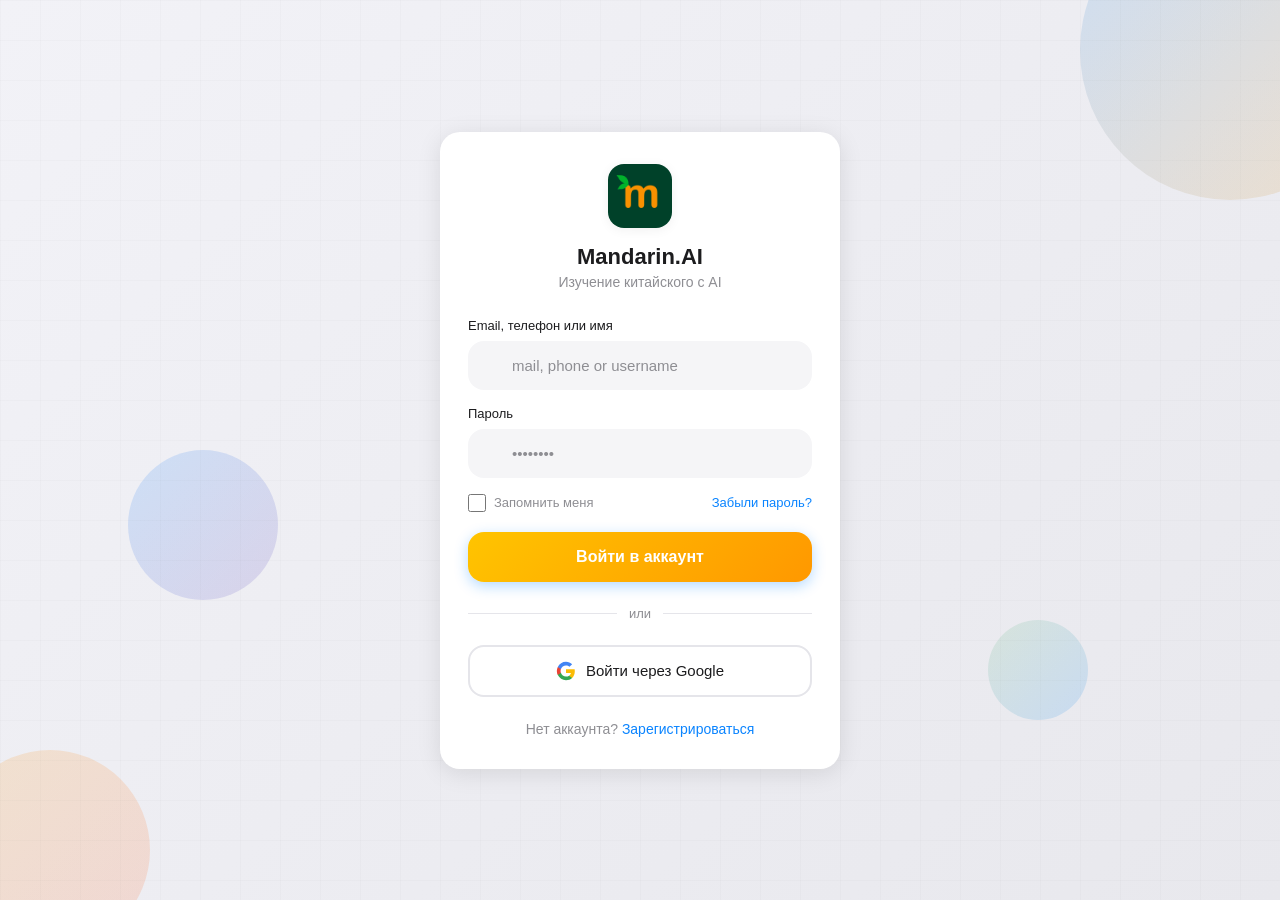
<file: docs/topics-choise.html>
<!DOCTYPE html>
<html lang="ru">
<head>
    <meta charset="UTF-8">
    <meta name="viewport" content="width=device-width, initial-scale=1.0, maximum-scale=1.0, user-scalable=no, viewport-fit=cover">
    <title>Выбор тем — AI Chinese</title>
    <style>
        /* --- VARIABLES & RESET (идентично оригиналу) --- */
        :root {
            --bg-app: #F2F2F7;
            --bg-card: #FFFFFF;
            --bg-gray-light: #E5E5EA;
            --bg-gray-dark: #B8B8B8;
            --bg-input: #F5F5F7;
            --text-main: #1C1C1E;
            --text-sub: #8E8E93;
            --accent-blue: #0A84FF;
            --accent-orange: #FF9800;
            --accent-red: #E74C3C;
            --accent-green: #34C759;
            --radius-xl: 20px;
            --radius-md: 16px;
            --radius-sm: 12px;
            --shadow-soft: 0 2px 12px rgba(0,0,0,0.06);
            --shadow-medium: 0 4px 24px rgba(0,0,0,0.1);
            --anim-curve: cubic-bezier(0.25, 0.8, 0.25, 1);
        }

        * {
            box-sizing: border-box;
            margin: 0;
            padding: 0;
            -webkit-tap-highlight-color: transparent;
            font-family: PTSans-Regular, -apple-system, BlinkMacSystemFont, "SF Pro Text", "Segoe UI", Roboto, Helvetica, Arial, sans-serif;
        }

        body {
            background-color: var(--bg-app);
            color: var(--text-main);
            min-height: 100vh;
            display: flex;
            flex-direction: column;
            align-items: center;
            padding: 24px 24px 100px;
            overflow-x: hidden;
            position: relative;
        }

        /* --- ANIMATED GEOMETRIC BACKGROUND --- */
        .bg-animation {
            position: fixed;
            top: 0;
            left: 0;
            width: 100%;
            height: 100%;
            z-index: -1;
            overflow: hidden;
            background: linear-gradient(135deg, #F2F2F7 0%, #E8E8ED 100%);
        }

        .geo-shape {
            position: absolute;
            border-radius: 50%;
            opacity: 0.15;
            animation: float 20s infinite ease-in-out;
            pointer-events: none;
        }

        .geo-shape:nth-child(1) {
            width: 300px;
            height: 300px;
            background: linear-gradient(135deg, var(--accent-blue), var(--accent-orange));
            top: -100px;
            right: -100px;
            animation-delay: 0s;
            animation-duration: 25s;
        }

        .geo-shape:nth-child(2) {
            width: 200px;
            height: 200px;
            background: linear-gradient(135deg, var(--accent-orange), #FF5722);
            bottom: -50px;
            left: -50px;
            animation-delay: -5s;
            animation-duration: 18s;
        }

        .geo-shape:nth-child(3) {
            width: 150px;
            height: 150px;
            background: linear-gradient(135deg, var(--accent-blue), #5E35B1);
            top: 50%;
            left: 10%;
            animation-delay: -10s;
            animation-duration: 22s;
        }

        .geo-shape:nth-child(4) {
            width: 100px;
            height: 100px;
            background: linear-gradient(135deg, #66BB6A, var(--accent-blue));
            bottom: 20%;
            right: 15%;
            animation-delay: -15s;
            animation-duration: 20s;
        }

        .geo-grid {
            position: absolute;
            top: 0;
            left: 0;
            width: 100%;
            height: 100%;
            background-image: 
                linear-gradient(rgba(28,28,30,0.03) 1px, transparent 1px),
                linear-gradient(90deg, rgba(28,28,30,0.03) 1px, transparent 1px);
            background-size: 40px 40px;
            animation: gridMove 30s linear infinite;
            opacity: 0.5;
        }

        @keyframes float {
            0%, 100% { transform: translate(0, 0) rotate(0deg) scale(1); }
            25% { transform: translate(20px, -20px) rotate(90deg) scale(1.05); }
            50% { transform: translate(-10px, 20px) rotate(180deg) scale(0.95); }
            75% { transform: translate(-20px, -10px) rotate(270deg) scale(1.02); }
        }

        @keyframes gridMove {
            0% { background-position: 0 0; }
            100% { background-position: 40px 40px; }
        }

        /* --- HEADER CARD --- */
        .topics-header {
            background: var(--bg-card);
            border-radius: var(--radius-xl);
            padding: 24px 20px;
            width: 100%;
            max-width: 400px;
            box-shadow: var(--shadow-medium);
            animation: cardEnter 0.4s var(--anim-curve);
            text-align: center;
            margin-bottom: 20px;
            position: relative;
            z-index: 1;
        }

        @keyframes cardEnter {
            from { opacity: 0; transform: translateY(20px) scale(0.98); }
            to { opacity: 1; transform: translateY(0) scale(1); }
        }

        .header-logo {
            width: 56px;
            height: 56px;
            margin: 0 auto 12px;
            background: linear-gradient(135deg, var(--accent-blue), var(--accent-orange));
            border-radius: var(--radius-md);
            display: flex;
            align-items: center;
            justify-content: center;
            box-shadow: var(--shadow-soft);
            background-image: url('../addons/logo_%231.png');
            background-size: cover;
        }

        .header-logo img {
            width: 32px;
            height: 32px;
            border-radius: 8px;
            object-fit: contain;
        }

        .header-title {
            font-size: 20px;
            font-weight: 700;
            color: var(--text-main);
            margin-bottom: 4px;
        }

        .header-subtitle {
            font-size: 13px;
            color: var(--text-sub);
            margin-bottom: 8px;
        }

        .hsk-badge {
            display: inline-flex;
            align-items: center;
            gap: 6px;
            background: linear-gradient(135deg, #ffc400, var(--accent-orange));
            color: white;
            padding: 6px 14px;
            border-radius: 20px;
            font-size: 12px;
            font-weight: 600;
            box-shadow: 0 2px 8px rgba(255, 152, 0, 0.3);
        }

        .hsk-badge svg {
            width: 14px;
            height: 14px;
            fill: white;
        }

        /* --- TOPICS GRID --- */
        .topics-container {
            width: 100%;
            max-width: 400px;
            display: grid;
            grid-template-columns: repeat(2, 1fr);
            gap: 12px;
            animation: cardEnter 0.4s var(--anim-curve) 0.1s both;
        }

        .topic-btn {
            position: relative;
            background: var(--bg-card);
            border: 2px solid var(--bg-gray-light);
            border-radius: var(--radius-md);
            padding: 16px 12px;
            text-align: center;
            cursor: pointer;
            transition: all 0.25s var(--anim-curve);
            display: flex;
            flex-direction: column;
            align-items: center;
            gap: 8px;
            min-height: 90px;
            box-shadow: var(--shadow-soft);
        }

        .topic-btn:hover {
            border-color: var(--accent-blue);
            transform: translateY(-2px);
            box-shadow: var(--shadow-medium);
        }

        .topic-btn:active {
            transform: scale(0.98);
        }

        .topic-btn.selected {
            border-color: var(--accent-blue);
            background: linear-gradient(135deg, rgba(10, 132, 255, 0.08), rgba(255, 152, 0, 0.08));
            box-shadow: 0 4px 20px rgba(10, 132, 255, 0.15);
        }

        .topic-btn.selected::after {
            content: '';
            position: absolute;
            top: 8px;
            right: 8px;
            width: 20px;
            height: 20px;
            background: var(--accent-blue);
            border-radius: 50%;
            display: flex;
            align-items: center;
            justify-content: center;
            animation: checkPop 0.3s var(--anim-curve);
        }

        .topic-btn.selected::after {
            background-image: url("data:image/svg+xml,%3Csvg xmlns='http://www.w3.org/2000/svg' viewBox='0 0 24 24' fill='white'%3E%3Cpath d='M9 16.17L4.83 12l-1.42 1.41L9 19 21 7l-1.41-1.41z'/%3E%3C/svg%3E");
            background-size: 14px;
            background-repeat: no-repeat;
            background-position: center;
        }

        @keyframes checkPop {
            0% { transform: scale(0); opacity: 0; }
            50% { transform: scale(1.2); }
            100% { transform: scale(1); opacity: 1; }
        }

        .topic-icon {
            width: 32px;
            height: 32px;
            display: flex;
            align-items: center;
            justify-content: center;
            background: var(--bg-input);
            border-radius: 10px;
            transition: background 0.2s;
        }

        .topic-btn.selected .topic-icon {
            background: linear-gradient(135deg, var(--accent-blue), var(--accent-orange));
        }

        .topic-icon svg {
            width: 18px;
            height: 18px;
            fill: var(--text-sub);
            transition: fill 0.2s;
        }

        .topic-btn.selected .topic-icon svg {
            fill: white;
        }

        .topic-name {
            font-size: 13px;
            font-weight: 500;
            color: var(--text-main);
            line-height: 1.3;
        }

        .topic-level {
            font-size: 10px;
            color: var(--text-sub);
            background: var(--bg-gray-light);
            padding: 2px 8px;
            border-radius: 10px;
            font-weight: 500;
        }

        .topic-btn.selected .topic-level {
            background: rgba(10, 132, 255, 0.15);
            color: var(--accent-blue);
        }

        /* --- PROGRESS INDICATOR --- */
        .selection-progress {
            width: 100%;
            max-width: 400px;
            padding: 12px 20px;
            display: flex;
            align-items: center;
            justify-content: space-between;
            animation: cardEnter 0.4s var(--anim-curve) 0.2s both;
        }

        .progress-text {
            font-size: 13px;
            color: var(--text-sub);
        }

        .progress-count {
            font-weight: 600;
            color: var(--accent-blue);
        }

        .progress-dots {
            display: flex;
            gap: 4px;
        }

        .progress-dot {
            width: 8px;
            height: 8px;
            border-radius: 50%;
            background: var(--bg-gray-light);
            transition: background 0.2s, transform 0.2s;
        }

        .progress-dot.active {
            background: var(--accent-blue);
            transform: scale(1.2);
        }

        /* --- CONTINUE BUTTON (fixed bottom) --- */
        .continue-wrapper {
            position: fixed;
            bottom: 0;
            left: 0;
            right: 0;
            padding: 16px 24px 24px;
            background: linear-gradient(to top, var(--bg-app) 80%, transparent);
            display: flex;
            justify-content: center;
            z-index: 10;
            animation: slideUp 0.4s var(--anim-curve) 0.3s both;
        }

        @keyframes slideUp {
            from { transform: translateY(100%); opacity: 0; }
            to { transform: translateY(0); opacity: 1; }
        }

        .btn-continue {
            width: 100%;
            max-width: 400px;
            padding: 16px 24px;
            background: linear-gradient(135deg, #ffc400, var(--accent-orange));
            color: white;
            border: none;
            border-radius: var(--radius-md);
            font-size: 16px;
            font-weight: 600;
            cursor: pointer;
            transition: transform 0.2s, box-shadow 0.2s, opacity 0.2s;
            box-shadow: 0 4px 20px rgba(255, 152, 0, 0.35);
            display: flex;
            align-items: center;
            justify-content: center;
            gap: 10px;
        }

        .btn-continue:active {
            transform: scale(0.98);
            box-shadow: 0 2px 12px rgba(255, 152, 0, 0.25);
        }

        .btn-continue:disabled {
            opacity: 0.5;
            cursor: not-allowed;
            transform: none;
            box-shadow: 0 2px 10px rgba(0, 0, 0, 0.08);
        }

        .btn-continue svg {
            width: 20px;
            height: 20px;
            fill: white;
            transition: transform 0.2s;
        }

        .btn-continue:not(:disabled):hover svg {
            transform: translateX(2px);
        }

        /* --- FLOATING ANIMATION FOR TOPICS --- */
        @keyframes floatTopic {
            0%, 100% { transform: translateY(0); }
            50% { transform: translateY(-4px); }
        }

        .topics-container .topic-btn:nth-child(odd) {
            animation: floatTopic 3s ease-in-out infinite;
            animation-delay: 0s;
        }

        .topics-container .topic-btn:nth-child(even) {
            animation: floatTopic 3.5s ease-in-out infinite;
            animation-delay: -1.5s;
        }

        /* --- CONFETTI EFFECT ON SELECT --- */
        .confetti {
            position: fixed;
            width: 10px;
            height: 10px;
            pointer-events: none;
            animation: confettiFall 0.8s ease-out forwards;
            z-index: 100;
            opacity: 0;
        }

        @keyframes confettiFall {
            0% {
                transform: translateY(0) rotate(0deg) scale(0);
                opacity: 1;
            }
            50% {
                opacity: 1;
            }
            100% {
                transform: translateY(100px) rotate(720deg) scale(0.5);
                opacity: 0;
            }
        }

        /* --- RESPONSIVE --- */
        @media (max-height: 750px) {
            body {
                padding-bottom: 90px;
            }
            .topics-container {
                gap: 10px;
            }
            .topic-btn {
                padding: 14px 10px;
                min-height: 80px;
            }
        }

        @media (max-width: 360px) {
            .topics-container {
                grid-template-columns: 1fr;
            }
        }

        /* --- SMOOTH SCROLL BEHAVIOR --- */
        html {
            scroll-behavior: smooth;
        }
    </style>
</head>
<body>

    <!-- Animated Background (идентично оригиналу) -->
    <div class="bg-animation">
        <div class="geo-shape"></div>
        <div class="geo-shape"></div>
        <div class="geo-shape"></div>
        <div class="geo-shape"></div>
        <div class="geo-grid"></div>
    </div>

    <!-- Header -->
    <header class="topics-header">
        <div class="header-logo"></div>
        <h1 class="header-title">Выберите темы</h1>
        <p class="header-subtitle">Для персонализации обучения</p>
        <div class="hsk-badge">
            <svg viewBox="0 0 24 24"><path d="M12 2C6.48 2 2 6.48 2 12s4.48 10 10 10 10-4.48 10-10S17.52 2 12 2zm1 15h-2v-2h2v2zm0-4h-2V7h2v6z"/></svg>
            Ваш уровень: HSKK 3
        </div>
    </header>

    <!-- Topics Grid -->
    <main class="topics-container" id="topicsGrid">
        <!-- Topics will be injected by JS -->
    </main>

    <!-- Progress Indicator -->
    <div class="selection-progress">
        <span class="progress-text">Выбрано: <span class="progress-count" id="selectedCount">0</span></span>
        <div class="progress-dots" id="progressDots">
            <div class="progress-dot"></div>
            <div class="progress-dot"></div>
            <div class="progress-dot"></div>
        </div>
    </div>

    <!-- Continue Button (fixed bottom) -->
    <div class="continue-wrapper">
        <button class="btn-continue" id="continueBtn" disabled>
            Продолжить
            <svg viewBox="0 0 24 24"><path d="M12 4l-1.41 1.41L16.17 11H4v2h12.17l-5.58 5.59L12 20l8-8z"/></svg>
        </button>
    </div>

    <script src="./js/client.js"></script>

    <script>
        const HOST = window.API_HOST; 

        const API_URL = `http://${HOST}:8002`;
        let userId = localStorage.getItem('currentUserId');
        let userLevel = 1; 
        let allTopics = [];
        let selectedTopics = new Set();

        if (!userId) window.location.href = 'login.html';

        async function initPage() {
            try {
                // 1. Получаем уровень пользователя
                const profRes = await fetch(`${API_URL}/profile/${userId}`);
                const profile = await profRes.json();
                userLevel = profile.level_hsk || 1;
                
                document.querySelector('.hsk-badge').innerHTML = `
                    <svg viewBox="0 0 24 24"><path d="M12 2L15.09 8.26L22 9.27L17 14.14L18.18 21.02L12 17.77L5.82 21.02L7 14.14L2 9.27L8.91 8.26L12 2Z"/></svg>
                    Ваш уровень: HSKK ${userLevel}
                `;

                // 2. Загружаем темы с иконками
                const topicsRes = await fetch(`${API_URL}/topics`);
                allTopics = await topicsRes.json();

                // 3. Фильтруем по уровню
                const filteredTopics = allTopics.filter(t => t.level <= userLevel);
                renderTopics(filteredTopics);

            } catch (error) {
                console.error('Ошибка:', error);
            }
        }

        function renderTopics(topics) {
            const grid = document.getElementById('topicsGrid');
            grid.innerHTML = '';
            
            topics.forEach((topic, index) => {
                const btn = document.createElement('button');
                btn.className = 'topic-btn';
                btn.dataset.id = topic.id;
                btn.style.animationDelay = `${index * 0.05}s`;
                
                // Вставляем SVG иконку из JSON
                btn.innerHTML = `
                    <div class="topic-icon">
                        <svg viewBox="0 0 24 24">
                            <path d="${topic.icon_path}"/>
                        </svg>
                    </div>
                    <span class="topic-name">${topic.title}</span>
                    <span class="topic-level">HSKK ${topic.level}</span>
                `;
                
                btn.addEventListener('click', () => toggleTopic(btn, topic.id));
                grid.appendChild(btn);
            });
        }

        function toggleTopic(btn, id) {
            if (selectedTopics.has(id)) {
                selectedTopics.delete(id);
                btn.classList.remove('selected');
            } else {
                selectedTopics.add(id);
                btn.classList.add('selected');
                createConfetti(btn);
            }
            updateUI();
        }

        function updateUI() {
            const count = selectedTopics.size;
            document.getElementById('selectedCount').textContent = count;
            document.querySelectorAll('.progress-dot').forEach((dot, i) => {
                dot.classList.toggle('active', i < Math.min(count, 3));
            });
            document.getElementById('continueBtn').disabled = count === 0;
            if (navigator.vibrate && count > 0) navigator.vibrate(10);
        }

        function createConfetti(element) {
            const rect = element.getBoundingClientRect();
            const colors = ['#FF9500', '#0A84FF', '#34C759'];
            for (let i = 0; i < 8; i++) {
                setTimeout(() => {
                    const confetti = document.createElement('div');
                    confetti.className = 'confetti';
                    confetti.style.left = `${rect.left + rect.width/2 + (Math.random() - 0.5) * 40}px`;
                    confetti.style.top = `${rect.top + rect.height/2}px`;
                    confetti.style.background = colors[Math.floor(Math.random() * colors.length)];
                    confetti.style.width = `${Math.random() * 6 + 4}px`;
                    confetti.style.height = confetti.style.width;
                    document.body.appendChild(confetti);
                    setTimeout(() => confetti.remove(), 800);
                }, i * 30);
            }
        }

        document.getElementById('continueBtn').addEventListener('click', async () => {
            const btn = document.getElementById('continueBtn');
            btn.disabled = true;
            btn.innerHTML = 'Сохранение...';
            
            try {
                await fetch(`${API_URL}/profile/${userId}/topics`, {
                    method: 'PUT',
                    headers: { 'Content-Type': 'application/json' },
                    body: JSON.stringify({ topic_ids: Array.from(selectedTopics) })
                });
                window.location.href = 'index.html';
            } catch (e) {
                alert('Ошибка сохранения');
                btn.disabled = false;
            }
        });

        document.addEventListener('DOMContentLoaded', initPage);
    </script>
</body>
</html>
</file>
<file: docs/css/style_index.css>
/* PT Sans (Переводы/пояснения) */
@font-face {
    font-family: 'PTSans-Regular';
    src: url('../assets/fonts/PTSans-Regular.ttf') format('truetype');
    font-weight: 400;
    font-style: normal;
    font-display: swap;
}
@font-face {
    font-family: 'PTSans-Bold';
    src: url('../assets/fonts/PTSans-Bold.ttf') format('truetype');
    font-weight: 700;
    font-style: normal;
    font-display: swap;
}

/* --- VARIABLES & RESET --- */
:root {
    
    --loading-gradient: linear-gradient(135deg, #FFB74D 0%, #FF9800 30%, #FFB74D 60%, #FF9800 100%);

    /* Light theme (default) */
    --bg-app: #FFF9EC;
    --bg-card: #FFFFFF;
    --bg-gray-light: #F5E6C8;
    --bg-gray-dark: #D4A017;
    --text-main: #2C2C2E;
    --text-sub: #8B7355;
    --accent-red: #FF9500;
    --radius-xl: 20px;
    --radius-md: 14px;
    --radius-sm: 10px;
    --shadow-soft: 0 4px 20px rgba(255, 149, 0, 0.06);
    --shadow-hover: 0 8px 30px rgba(255, 149, 0, 0.12);
    --anim-speed: 0.4s;
    --anim-curve: cubic-bezier(0.25, 0.8, 0.25, 1);
    --nav-bg: rgba(255, 255, 255, 0.85);
    --nav-border: rgba(0,0,0,0.05);
    --search-bg: var(--bg-card);
    --tab-bg: rgba(255,255,255,0.5);
    --avatar-bg: #FFF3E0;
    --avatar-color: #FF9800;
    --hskk-bg: rgba(255, 149, 0, 0.1);
    --filter-border: var(--accent-red);
    --filter-color: var(--accent-red);
    --filter-hover: rgba(255, 149, 0, 0.05);
    --filter-active: rgba(255, 149, 0, 0.1);

    --progress-font: "PTSans-Bold";
}

/* Dark theme variables */
[data-theme="dark"] {

    --loading-gradient: linear-gradient(135deg, #1C1C1E 0%, #2C2C2E 30%, #1C1C1E 60%, #2C2C2E 100%);

    --bg-app: #1C1C1E;
    --bg-card: #2C2C2E;
    --bg-gray-light: #3A3A3C;
    --bg-gray-dark: #48484A;
    --text-main: #F5F5F7;
    --text-sub: #AEAEB2;
    --accent-red: #FF9F0A;
    --shadow-soft: 0 4px 20px rgba(0, 0, 0, 0.3);
    --shadow-hover: 0 8px 30px rgba(0, 0, 0, 0.5);
    --nav-bg: rgba(44, 44, 46, 0.85);
    --nav-border: rgba(255,255,255,0.1);
    --search-bg: var(--bg-card);
    --tab-bg: rgba(44,44,46,0.5);
    --avatar-bg: #3A3A3C;
    --avatar-color: #FF9F0A;
    --hskk-bg: rgba(255, 159, 10, 0.15);
    --filter-border: var(--accent-red);
    --filter-color: var(--accent-red);
    --filter-hover: rgba(255, 159, 10, 0.1);
    --filter-active: rgba(255, 159, 10, 0.2);
}


* {
    box-sizing: border-box;
    margin: 0;
    padding: 0;
    -webkit-tap-highlight-color: transparent;
    font-family: PTSans-Regular, -apple-system, BlinkMacSystemFont, "SF Pro Text", "Segoe UI", Roboto, Helvetica, Arial, sans-serif;
}

body {
    background-color: var(--bg-app);
    color: var(--text-main);
    height: 100vh;
    display: flex;
    flex-direction: column;
    overflow: hidden;
    max-width: 414px;
    margin: 0 auto;
    border-left: 1px solid var(--nav-border);
    border-right: 1px solid var(--nav-border);
    transition: background-color 0.3s var(--anim-curve), color 0.3s var(--anim-curve);
}

/* Smooth transitions for theme change */
.topic-card, .free-chat-card, .search-input, .filter-select,
.tabs, .bottom-nav, .avatar-box, .hskk-badge, header {
    transition: background-color 0.3s var(--anim-curve), 
                border-color 0.3s var(--anim-curve),
                box-shadow 0.3s var(--anim-curve),
                color 0.3s var(--anim-curve);
}

/* --- HEADER & ANIMATED SEARCH --- */
header {
    background: var(--bg-app);
    padding: 12px 16px 0 16px;
    padding-top: max(12px, env(safe-area-inset-top));
    z-index: 20;
    transition: background-color 0.3s var(--anim-curve);
}

/* === HEADER & PROGRESS BAR === */
header { background: var(--bg-app); padding: 16px 16px 0 16px; padding-top: max(16px, env(safe-area-inset-top)); z-index: 20; }

.progress-bar-wrapper {
    display: grid;
    grid-template-columns: repeat(3, 1fr);
    gap: 10px;
    margin-bottom: 15px;
}

.progress-item {
    background: #FCAF37;
    padding: 8px 8px;
    border-radius: 16px;
    display: flex;
    align-items: center;
    justify-content: inherit;
    gap: 15%;
    box-shadow: var(--shadow-soft);
    transition: transform 0.2s, background-color 0.3s;
    cursor: pointer;
    position: relative;
    overflow: hidden;
}

.progress-item:active { transform: scale(0.96); }

/* Иконки внутри прогресса */
.progress-icon {
    width: 24px;
    height: 24px;
    display: flex;
    align-items: center;
    justify-content: center;
    border-radius: 50%;
    background: rgba(255, 149, 0, 0.1);
    color: var(--accent-red);
    transition: 0.3s;
}

.progress-icon svg { width: 14px; height: 14px; fill: currentColor; }

.progress-text {
    font-size: 15px;
    font-weight: 1000;
    color: #FFF;
    white-space: nowrap;
    font-family: var(--progress-font);
}

/* Стиль для PRO подписки */
.progress-item.pro-style {
    background: linear-gradient(135deg, #8000FF, #FFB74D);
}
/* Стиль для PRO подписки */
.progress-item.start-style {
    background: linear-gradient(135deg, #8000FF, #FFB74D);
}
.progress-item.pro-style .progress-icon { background: rgba(255,255,255,0.2); color: white; }
.progress-item.pro-style .progress-text, 
.progress-item.pro-style .progress-label { color: white; }
.search-row {
    display: flex;
    align-items: center;
    margin-bottom: 16px;
    height: 44px;
    gap: 2%;
}

.search-wrapper {
    position: relative;
    flex: 1;
    transition: flex 0.4s var(--anim-curve);
    height: 100%;
}

.search-input {
    width: 102%;
    height: 100%;
    background: var(--search-bg);
    border: none;
    padding: 0 12px 0 40px;
    border-radius: var(--radius-xl);
    font-size: 15px;
    color: var(--text-main);
    box-shadow: var(--shadow-soft);
    outline: none;
    transition: all 0.3s ease;
}

.search-input:focus {
    box-shadow: 0 4px 12px rgba(255, 149, 0, 0.15);
}

.search-input::placeholder {
    color: var(--text-sub);
}

.search-icon {
    position: absolute;
    left: 14px;
    top: 50%;
    transform: translateY(-50%);
    color: var(--text-sub);
    width: 18px;
    height: 18px;
    transition: color 0.3s var(--anim-curve);
}

/* Filter Dropdown */
.filter-wrapper {
    width: 0;
    opacity: 0;
    overflow: hidden;
    transition: all 0.4s var(--anim-curve);
    height: 100%;
}

.filter-wrapper.active {
    width: 35%;
    opacity: 1;
    margin-left: 2%;
}

.filter-select {
    width: 100%;
    height: 100%;
    background: transparent;
    border: 1px solid var(--filter-border);
    border-radius: var(--radius-xl);
    padding: 0 25px 0 12px;
    font-size: 12px;
    font-weight: 700;
    color: var(--filter-color);
    outline: none;
    cursor: pointer;
    appearance: none;
    background-image: url("data:image/svg+xml;charset=US-ASCII,%3Csvg%20xmlns%3D%22http%3A%2F%2Fwww.w3.org%2F2000%2Fsvg%22%20width%3D%22292.4%22%20height%3D%22292.4%22%3E%3Cpath%20fill%3D%22%23FF9500%22%20d%3D%22M287%2069.4a17.6%2017.6%200%200%200-13-5.4H18.4c-5%200-9.3%201.8-12.9%205.4A17.6%2017.6%200%200%200%200%2082.2c0%205%201.8%209.3%205.4%2012.9l128%20127.9c3.6%203.6%207.8%205.4%2012.8%205.4s9.2-1.8%2012.8-5.4L287%2095c3.5-3.5%205.4-7.8%205.4-12.8%200-5-1.9-9.2-5.5-12.8z%22%2F%3E%3C%2Fsvg%3E");
    background-repeat: no-repeat;
    background-position: right 10px center;
    background-size: 10px;
    transition: all 0.2s ease;
}

.filter-select:hover { background-color: var(--filter-hover); }
.filter-select:active { background-color: var(--filter-active); }

/* --- TABS --- */
.tabs {
    display: flex;
    background: var(--tab-bg);
    backdrop-filter: blur(10px);
    padding: 4px;
    border-radius: var(--radius-md);
    margin-bottom: 20px;
    box-shadow: 0 2px 10px rgba(0,0,0,0.02);
    transition: background-color 0.3s var(--anim-curve);
}

.tab-btn {
    flex: 1;
    padding: 10px;
    border: none;
    background: transparent;
    border-radius: 10px;
    font-size: 14px;
    font-weight: 600;
    color: var(--text-sub);
    cursor: pointer;
    transition: all 0.3s ease;
}

.tab-btn.active {
    background-color: var(--bg-gray-dark);
    color: white;
    box-shadow: 0 2px 8px rgba(0,0,0,0.15);
}

/* --- MAIN CONTENT --- */
main {
    flex: 1;
    overflow-y: auto;
    padding: 0 16px 100px 16px;
    -webkit-overflow-scrolling: touch;
}

/* Free Chat Card */
.free-chat-card {
    background: linear-gradient(135deg, #FFB74D, #FF9800);
    color: white;
    padding: 24px;
    border-radius: var(--radius-xl);
    text-align: center;
    margin-bottom: 24px;
    font-weight: 700;
    font-size: 17px;
    letter-spacing: 0.5px;
    box-shadow: 0 10px 30px rgba(255, 152, 0, 0.2);
    cursor: pointer;
    transition: transform 0.2s;
    display: flex;
    align-items: center;
    justify-content: center;
    gap: 10px;
}

.free-chat-card:active {
    transform: scale(0.98);
}

/* Topic List */
.topic-list {
    display: flex;
    flex-direction: column;
    gap: 12px;
}

.topic-card {
    display: flex;
    align-items: center;
    padding: 16px;
    background: var(--bg-card);
    border-radius: var(--radius-xl);
    box-shadow: var(--shadow-soft);
    cursor: pointer;
    transition: transform 0.2s, box-shadow 0.2s, background-color 0.3s var(--anim-curve);
    animation: slideUp 0.4s var(--anim-curve);
}

.topic-card:hover {
    transform: translateY(-2px);
    box-shadow: var(--shadow-hover);
}

.topic-card:active {
    transform: scale(0.98);
}

/* Minimalist Icon Placeholder */
.avatar-box {
    width: 56px;
    height: 56px;
    border-radius: 16px;
    background-color: var(--avatar-bg);
    margin-right: 16px;
    flex-shrink: 0;
    display: flex;
    align-items: center;
    justify-content: center;
    color: var(--avatar-color);
    transition: background-color 0.3s var(--anim-curve), color 0.3s var(--anim-curve);
}

.avatar-box svg {
    width: 28px;
    height: 28px;
    fill: currentColor;
}

.card-info {
    flex: 1;
}

.topic-title {
    font-size: 16px;
    font-weight: 600;
    margin-bottom: 4px;
    color: var(--text-main);
    transition: color 0.3s var(--anim-curve);
}

.topic-desc {
    font-size: 13px;
    color: var(--text-sub);
    transition: color 0.3s var(--anim-curve);
}

.hskk-badge {
    background-color: var(--hskk-bg);
    color: var(--accent-red);
    padding: 6px 10px;
    border-radius: 8px;
    font-size: 11px;
    font-weight: 700;
    margin-left: 12px;
    letter-spacing: 0.5px;
    transition: background-color 0.3s var(--anim-curve), color 0.3s var(--anim-curve);
}

.no-results {
    text-align: center;
    padding: 60px 20px;
    color: var(--text-sub);
    font-size: 15px;
    display: none;
    transition: color 0.3s var(--anim-curve);
}

/* --- BOTTOM NAVIGATION --- */
.bottom-nav {
    position: fixed;
    bottom: 0;
    left: 50%;
    transform: translateX(-50%);
    width: 100%;
    max-width: 414px;
    background: var(--nav-bg);
    backdrop-filter: blur(20px);
    -webkit-backdrop-filter: blur(20px);
    display: flex;
    justify-content: space-around;
    padding: 12px 0;
    padding-bottom: max(12px, env(safe-area-inset-bottom));
    border-top: 1px solid var(--nav-border);
    z-index: 100;
    transition: background-color 0.3s var(--anim-curve), border-color 0.3s var(--anim-curve);
}

.nav-item {
    display: flex;
    flex-direction: column;
    align-items: center;
    text-decoration: none;
    color: var(--text-sub);
    font-size: 11px;
    font-weight: 500;
    gap: 6px;
    flex: 1;
    padding: 4px 0;
    transition: color 0.3s;
}

.nav-item.active {
    color: var(--text-main);
}

.nav-icon {
    width: 24px;
    height: 24px;
    fill: currentColor;
    transition: transform 0.2s;
}

.nav-item:active .nav-icon {
    transform: scale(0.9);
}

/* --- ANIMATIONS --- */
@keyframes slideUp {
    from { opacity: 0; transform: translateY(20px); }
    to { opacity: 1; transform: translateY(0); }
}

.hidden {
    display: none !important;
}

.loading {
    text-align: center;
    padding: 40px;
    color: var(--text-sub);
    transition: color 0.3s var(--anim-curve);
}

/* --- SCROLLBAR --- */
::-webkit-scrollbar {
    width: 4px;
}
::-webkit-scrollbar-track {
    background: transparent;
}
::-webkit-scrollbar-thumb {
    background: var(--bg-gray-dark);
    border-radius: 2px;
    transition: background-color 0.3s var(--anim-curve);
}
</file>
<file: docs/css/style_test.css>
/* --- VARIABLES & RESET --- */
:root {
    --bg-app: #F2F2F7;
    --bg-card: #FFFFFF;
    --bg-gray-light: #E5E5EA;
    --bg-gray-dark: #B8B8B8;
    --bg-input: #F5F5F7;
    --text-main: #1C1C1E;
    --text-sub: #8E8E93;
    --accent-blue: #0A84FF;
    --accent-orange: #FF9800;
    --accent-red: #E74C3C;
    --accent-green: #34C759;
    --radius-xl: 20px;
    --radius-md: 16px;
    --radius-sm: 12px;
    --shadow-soft: 0 2px 12px rgba(0,0,0,0.06);
    --shadow-medium: 0 4px 24px rgba(0,0,0,0.1);
    --anim-curve: cubic-bezier(0.25, 0.8, 0.25, 1);
}

* {
    box-sizing: border-box;
    margin: 0;
    padding: 0;
    -webkit-tap-highlight-color: transparent;
    font-family: PTSans-Regular, -apple-system, BlinkMacSystemFont, "SF Pro Text", "Segoe UI", Roboto, Helvetica, Arial, sans-serif;
}

body {
    background-color: var(--bg-app);
    color: var(--text-main);
    min-height: 100vh;
    display: flex;
    flex-direction: column;
    align-items: center;
    justify-content: center;
    padding: 16px;
    position: relative;
}

/* --- ANIMATED BACKGROUND --- */
.bg-animation {
    position: fixed;
    top: 0; left: 0;
    width: 100%; height: 100%;
    z-index: -1;
    overflow: hidden;
    background: linear-gradient(135deg, #F2F2F7 0%, #E8E8ED 100%);
}

.geo-shape {
    position: absolute;
    border-radius: 50%;
    opacity: 0.15;
    animation: float 20s infinite ease-in-out;
    pointer-events: none;
}

.geo-shape:nth-child(1) {
    width: 300px; height: 300px;
    background: linear-gradient(135deg, var(--accent-blue), var(--accent-orange));
    top: -100px; right: -100px;
    animation-delay: 0s; animation-duration: 25s;
}

.geo-shape:nth-child(2) {
    width: 200px; height: 200px;
    background: linear-gradient(135deg, var(--accent-orange), #FF5722);
    bottom: -50px; left: -50px;
    animation-delay: -5s; animation-duration: 18s;
}

.geo-shape:nth-child(3) {
    width: 150px; height: 150px;
    background: linear-gradient(135deg, var(--accent-blue), #5E35B1);
    top: 50%; left: 10%;
    animation-delay: -10s; animation-duration: 22s;
}

.geo-grid {
    position: absolute;
    top: 0; left: 0;
    width: 100%; height: 100%;
    background-image: 
        linear-gradient(rgba(28,28,30,0.03) 1px, transparent 1px),
        linear-gradient(90deg, rgba(28,28,30,0.03) 1px, transparent 1px);
    background-size: 40px 40px;
    animation: gridMove 30s linear infinite;
    opacity: 0.5;
}

@keyframes float {
    0%, 100% { transform: translate(0, 0) rotate(0deg) scale(1); }
    25% { transform: translate(20px, -20px) rotate(90deg) scale(1.05); }
    50% { transform: translate(-10px, 20px) rotate(180deg) scale(0.95); }
    75% { transform: translate(-20px, -10px) rotate(270deg) scale(1.02); }
}

@keyframes gridMove {
    0% { background-position: 0 0; }
    100% { background-position: 40px 40px; }
}

/* --- TEST CARD --- */
.test-card {
    background: var(--bg-card);
    border-radius: var(--radius-xl);
    padding: 24px;
    width: 100%;
    max-width: 500px;
    box-shadow: var(--shadow-medium);
    animation: cardEnter 0.4s var(--anim-curve);
    position: relative;
    z-index: 1;
    min-height: 420px;
    display: flex;
    flex-direction: column;
}

@keyframes cardEnter {
    from { opacity: 0; transform: translateY(20px) scale(0.98); }
    to { opacity: 1; transform: translateY(0) scale(1); }
}

/* --- SCREENS --- */
.screen {
    display: none;
    flex-direction: column;
    flex: 1;
}

.screen.active {
    display: flex;
}

/* --- START SCREEN --- */
.start-screen {
    text-align: center;
    padding: 20px;
    align-items: center;
    justify-content: center;
}

.app-logo {
    width: 64px;
    height: 64px;
    margin: 0 auto 16px;
    background: linear-gradient(135deg, var(--accent-blue), var(--accent-orange));
    border-radius: var(--radius-md);
    display: flex;
    align-items: center;
    justify-content: center;
    box-shadow: var(--shadow-soft);
}

.app-logo img {
    width: 64px;
    height: 64px;
    border-radius: 16px;
}

.start-title {
    font-size: 22px;
    font-weight: 700;
    margin-bottom: 12px;
    text-align: center;
}

.start-desc {
    font-size: 15px;
    color: var(--text-sub);
    line-height: 1.5;
    margin-bottom: 24px;
    text-align: center;
}

.start-stats {
    display: grid;
    grid-template-columns: repeat(2, 1fr);
    gap: 12px;
    margin-bottom: 28px;
    width: 100%;
    max-width: 320px;
}

.stat-item {
    padding: 14px;
    background: var(--bg-input);
    border-radius: var(--radius-md);
    text-align: center;
}

.stat-value {
    font-size: 20px;
    font-weight: 700;
    color: var(--accent-blue);
}

.stat-label {
    font-size: 12px;
    color: var(--text-sub);
    margin-top: 4px;
}

.btn-start {
    width: 100%;
    max-width: 320px;
    padding: 16px;
    background: linear-gradient(135deg, var(--accent-blue), var(--accent-orange));
    color: white;
    border: none;
    border-radius: var(--radius-md);
    font-size: 16px;
    font-weight: 600;
    cursor: pointer;
    transition: transform 0.2s, box-shadow 0.2s;
}

.btn-skip {
    width: 100%;
    /*height: 20px;*/
    max-width: 320px;
    padding: 8px;
    background: gray;
    opacity: 50%;
    color: white;
    border: none;
    border-radius: var(--radius-md);
    font-size: 16px;
    font-weight: 400;
    cursor: pointer;
    transition: transform 0.2s, box-shadow 0.2s;
    margin-top: 5px;
}

.btn-start:active {
    transform: scale(0.98);
}

.btn-start:disabled {
    opacity: 0.6;
    cursor: not-allowed;
    transform: none;
}

/* --- TEST HEADER --- */
.test-header {
    display: flex;
    justify-content: space-between;
    align-items: center;
    padding-bottom: 16px;
    border-bottom: 1px solid var(--bg-gray-light);
    margin-bottom: 20px;
}

.test-title {
    font-size: 18px;
    font-weight: 600;
}

.progress-container {
    display: flex;
    align-items: center;
    gap: 12px;
}

.progress-text {
    font-size: 13px;
    color: var(--text-sub);
}

.progress-bar {
    width: 120px;
    height: 6px;
    background: var(--bg-gray-light);
    border-radius: 3px;
    overflow: hidden;
}

.progress-fill {
    height: 100%;
    background: linear-gradient(90deg, var(--accent-blue), var(--accent-orange));
    border-radius: 3px;
    transition: width 0.3s var(--anim-curve);
}

/* --- CATEGORY BADGE --- */
.category-badge {
    display: inline-flex;
    align-items: center;
    gap: 6px;
    padding: 6px 12px;
    background: var(--bg-input);
    border-radius: 20px;
    font-size: 12px;
    font-weight: 500;
    margin-bottom: 16px;
    width: fit-content;
}

.category-badge.vocabulary { background: #E3F2FD; color: #1976D2; }
.category-badge.grammar { background: #FFF3E0; color: #F57C00; }
.category-badge.listening { background: #E8F5E9; color: #388E3C; }
.category-badge.speaking { background: #F3E5F5; color: #7B1FA2; }

.category-badge svg {
    width: 14px;
    height: 14px;
    fill: currentColor;
}

/* --- QUESTION BOX --- */
.question-box {
    flex: 1;
    padding: 20px;
    background: var(--bg-input);
    border-radius: var(--radius-md);
    margin-bottom: 20px;
    display: flex;
    flex-direction: column;
    justify-content: center;
    align-items: center;
    text-align: center;
    min-height: 120px;
}

.question-text {
    font-size: 17px;
    font-weight: 500;
    line-height: 1.4;
}

/* --- AUDIO PLAYER --- */
.audio-player {
    display: flex;
    align-items: center;
    gap: 12px;
    padding: 12px 16px;
    background: var(--bg-card);
    border-radius: var(--radius-md);
    margin: 12px 0;
    width: 100%;
    border: 1px solid var(--bg-gray-light);
}

.audio-btn {
    width: 40px;
    height: 40px;
    border-radius: 50%;
    background: linear-gradient(135deg, var(--accent-blue), var(--accent-orange));
    border: none;
    display: flex;
    align-items: center;
    justify-content: center;
    cursor: pointer;
    flex-shrink: 0;
    transition: transform 0.2s;
}

.audio-btn:active {
    transform: scale(0.95);
}

.audio-btn svg {
    width: 18px;
    height: 18px;
    fill: white;
}

.audio-wave {
    display: flex;
    gap: 2px;
    align-items: center;
    height: 24px;
}

.audio-wave span {
    width: 3px;
    background: var(--accent-blue);
    border-radius: 2px;
    animation: wave 1s infinite ease-in-out;
}

.audio-wave span:nth-child(2) { animation-delay: 0.1s; height: 16px; }
.audio-wave span:nth-child(3) { animation-delay: 0.2s; height: 20px; }
.audio-wave span:nth-child(4) { animation-delay: 0.3s; height: 12px; }

@keyframes wave {
    0%, 100% { transform: scaleY(1); }
    50% { transform: scaleY(0.5); }
}

.audio-text {
    font-size: 14px;
    color: var(--text-sub);
    flex: 1;
}

/* --- OPTIONS --- */
.options-list {
    display: flex;
    flex-direction: column;
    gap: 10px;
    width: 100%;
}

.option-btn {
    padding: 14px 16px;
    background: var(--bg-card);
    border: 2px solid var(--bg-gray-light);
    border-radius: var(--radius-md);
    font-size: 15px;
    text-align: left;
    cursor: pointer;
    transition: all 0.2s;
    display: flex;
    align-items: center;
    gap: 10px;
}

.option-btn:hover {
    border-color: var(--accent-blue);
    background: var(--bg-input);
}

.option-btn.selected {
    border-color: var(--accent-blue);
    background: #E3F2FD;
}

.option-btn.correct {
    border-color: var(--accent-green);
    background: #E8F5E9;
}

.option-btn.incorrect {
    border-color: var(--accent-red);
    background: #FFEBEE;
}

.option-letter {
    width: 24px;
    height: 24px;
    border-radius: 50%;
    background: var(--bg-gray-light);
    display: flex;
    align-items: center;
    justify-content: center;
    font-size: 12px;
    font-weight: 600;
    flex-shrink: 0;
}

.option-btn.selected .option-letter {
    background: var(--accent-blue);
    color: white;
}

/* --- VOICE RECORD --- */
.record-container {
    display: flex;
    flex-direction: column;
    align-items: center;
    gap: 16px;
    width: 100%;
    padding: 20px;
}

.record-btn {
    width: 72px;
    height: 72px;
    border-radius: 50%;
    background: linear-gradient(135deg, var(--accent-red), #C62828);
    border: none;
    display: flex;
    align-items: center;
    justify-content: center;
    cursor: pointer;
    transition: transform 0.2s, box-shadow 0.2s;
    box-shadow: 0 4px 14px rgba(231, 76, 60, 0.3);
}

.record-btn.recording {
    animation: pulse 1s infinite;
}

.record-btn:active {
    transform: scale(0.95);
}

.record-btn svg {
    width: 28px;
    height: 28px;
    fill: white;
}

@keyframes pulse {
    0% { box-shadow: 0 0 0 0 rgba(231, 76, 60, 0.4); }
    70% { box-shadow: 0 0 0 12px rgba(231, 76, 60, 0); }
    100% { box-shadow: 0 0 0 0 rgba(231, 76, 60, 0); }
}

.record-status {
    font-size: 14px;
    color: var(--text-sub);
    text-align: center;
}

.record-status.recording {
    color: var(--accent-red);
    font-weight: 500;
}

.expected-answer {
    font-size: 13px;
    color: var(--text-sub);
    margin-top: 8px;
}

.expected-answer strong {
    color: var(--text-main);
    font-family: monospace;
}

/* --- EXPLANATION BOX --- */
.explanation-box {
    padding: 12px 16px;
    background: #E3F2FD;
    border-left: 3px solid var(--accent-blue);
    border-radius: 0 var(--radius-sm) var(--radius-sm) 0;
    margin: 12px 0;
    font-size: 14px;
    color: var(--text-main);
    display: none;
}

.explanation-box.visible {
    display: block;
}

.explanation-label {
    font-weight: 600;
    color: var(--accent-blue);
    display: block;
    margin-bottom: 4px;
}

/* --- NAVIGATION --- */
.nav-buttons {
    display: flex;
    gap: 12px;
    margin-top: 20px;
}

.btn-nav {
    flex: 1;
    padding: 14px;
    border: none;
    border-radius: var(--radius-md);
    font-size: 15px;
    font-weight: 500;
    cursor: pointer;
    transition: all 0.2s;
    display: flex;
    align-items: center;
    justify-content: center;
    gap: 6px;
}

.btn-nav:disabled {
    opacity: 0.5;
    cursor: not-allowed;
}

.btn-prev {
    background: var(--bg-input);
    color: var(--text-main);
}

.btn-prev:hover:not(:disabled) {
    background: var(--bg-gray-light);
}

.btn-next {
    background: linear-gradient(135deg, var(--accent-blue), #0071E3);
    color: white;
}

.btn-next:hover:not(:disabled) {
    box-shadow: 0 4px 14px rgba(10, 132, 255, 0.3);
    transform: translateY(-1px);
}

.btn-submit {
    background: linear-gradient(135deg, var(--accent-green), #2E7D32);
    color: white;
}

.btn-submit:hover:not(:disabled) {
    box-shadow: 0 4px 14px rgba(52, 199, 89, 0.3);
    transform: translateY(-1px);
}

/* --- RESULTS SCREEN --- */
.results-screen {
    align-items: center;
    text-align: center;
    padding: 20px;
}

.result-icon {
    width: 80px;
    height: 80px;
    border-radius: 50%;
    display: flex;
    align-items: center;
    justify-content: center;
    margin-bottom: 20px;
    font-size: 36px;
}

.result-icon.success {
    background: linear-gradient(135deg, #66BB6A, #43A047);
    color: white;
}

.result-icon.warning {
    background: linear-gradient(135deg, #FFA726, #FB8C00);
    color: white;
}

.result-icon.info {
    background: linear-gradient(135deg, var(--accent-blue), #0071E3);
    color: white;
}

.result-title {
    font-size: 24px;
    font-weight: 700;
    margin-bottom: 8px;
}

.result-score {
    font-size: 48px;
    font-weight: 800;
    background: linear-gradient(135deg, var(--accent-blue), var(--accent-orange));
    -webkit-background-clip: text;
    -webkit-text-fill-color: transparent;
    margin: 12px 0;
}

.result-level {
    font-size: 18px;
    font-weight: 600;
    color: var(--text-main);
    margin-bottom: 20px;
    padding: 8px 20px;
    background: var(--bg-input);
    border-radius: 20px;
}

.result-breakdown {
    width: 100%;
    text-align: left;
    margin: 20px 0;
}

.breakdown-item {
    display: flex;
    justify-content: space-between;
    align-items: center;
    padding: 12px 0;
    border-bottom: 1px solid var(--bg-gray-light);
}

.breakdown-item:last-child {
    border-bottom: none;
}

.breakdown-label {
    display: flex;
    align-items: center;
    gap: 8px;
    font-size: 14px;
}

.breakdown-score {
    font-weight: 600;
    font-size: 14px;
}

.breakdown-score.good { color: var(--accent-green); }
.breakdown-score.avg { color: var(--accent-orange); }
.breakdown-score.low { color: var(--accent-red); }

.result-actions {
    display: flex;
    flex-direction: column;
    gap: 12px;
    width: 100%;
    margin-top: 20px;
}

.btn-restart {
    padding: 14px;
    background: var(--bg-input);
    color: var(--text-main);
    border: 2px solid var(--bg-gray-light);
    border-radius: var(--radius-md);
    font-size: 15px;
    font-weight: 500;
    cursor: pointer;
    transition: all 0.2s;
}

.btn-restart:hover {
    background: var(--bg-gray-light);
}

.btn-continue {
    padding: 14px;
    background: linear-gradient(135deg, var(--accent-blue), #0071E3);
    color: white;
    border: none;
    border-radius: var(--radius-md);
    font-size: 15px;
    font-weight: 600;
    cursor: pointer;
    transition: all 0.2s;
}

.btn-continue:hover {
    box-shadow: 0 4px 14px rgba(10, 132, 255, 0.3);
    transform: translateY(-1px);
}

.spinner {
    width: 40px;
    height: 40px;
    border: 3px solid var(--bg-gray-light);
    border-top-color: var(--accent-blue);
    border-radius: 50%;
    animation: spin 1s linear infinite;
    margin-bottom: 16px;
}

@keyframes spin {
    to { transform: rotate(360deg); }
}

/* --- ERROR STATE --- */
.error-state {
    text-align: center;
    padding: 40px 20px;
    color: var(--accent-red);
}

.error-state svg {
    width: 48px;
    height: 48px;
    margin-bottom: 16px;
    opacity: 0.7;
}

.btn-retry {
    margin-top: 16px;
    padding: 10px 24px;
    background: var(--accent-blue);
    color: white;
    border: none;
    border-radius: var(--radius-sm);
    cursor: pointer;
}

/* --- RESPONSIVE --- */
@media (max-height: 700px) {
    .test-card {
        padding: 16px;
        margin: 8px;
        min-height: auto;
    }
}

/* --- ANIMATIONS --- */
@keyframes fadeIn {
    from { opacity: 0; transform: translateY(10px); }
    to { opacity: 1; transform: translateY(0); }
}

.fade-in {
    animation: fadeIn 0.1s var(--anim-curve) forwards;
}

.shake {
    animation: shake 0.1s ease-in-out;
}

@keyframes shake {
    0%, 100% { transform: translateX(0); }
    20%, 60% { transform: translateX(-14px); }
    40%, 80% { transform: translateX(14px); }
}
</file>
